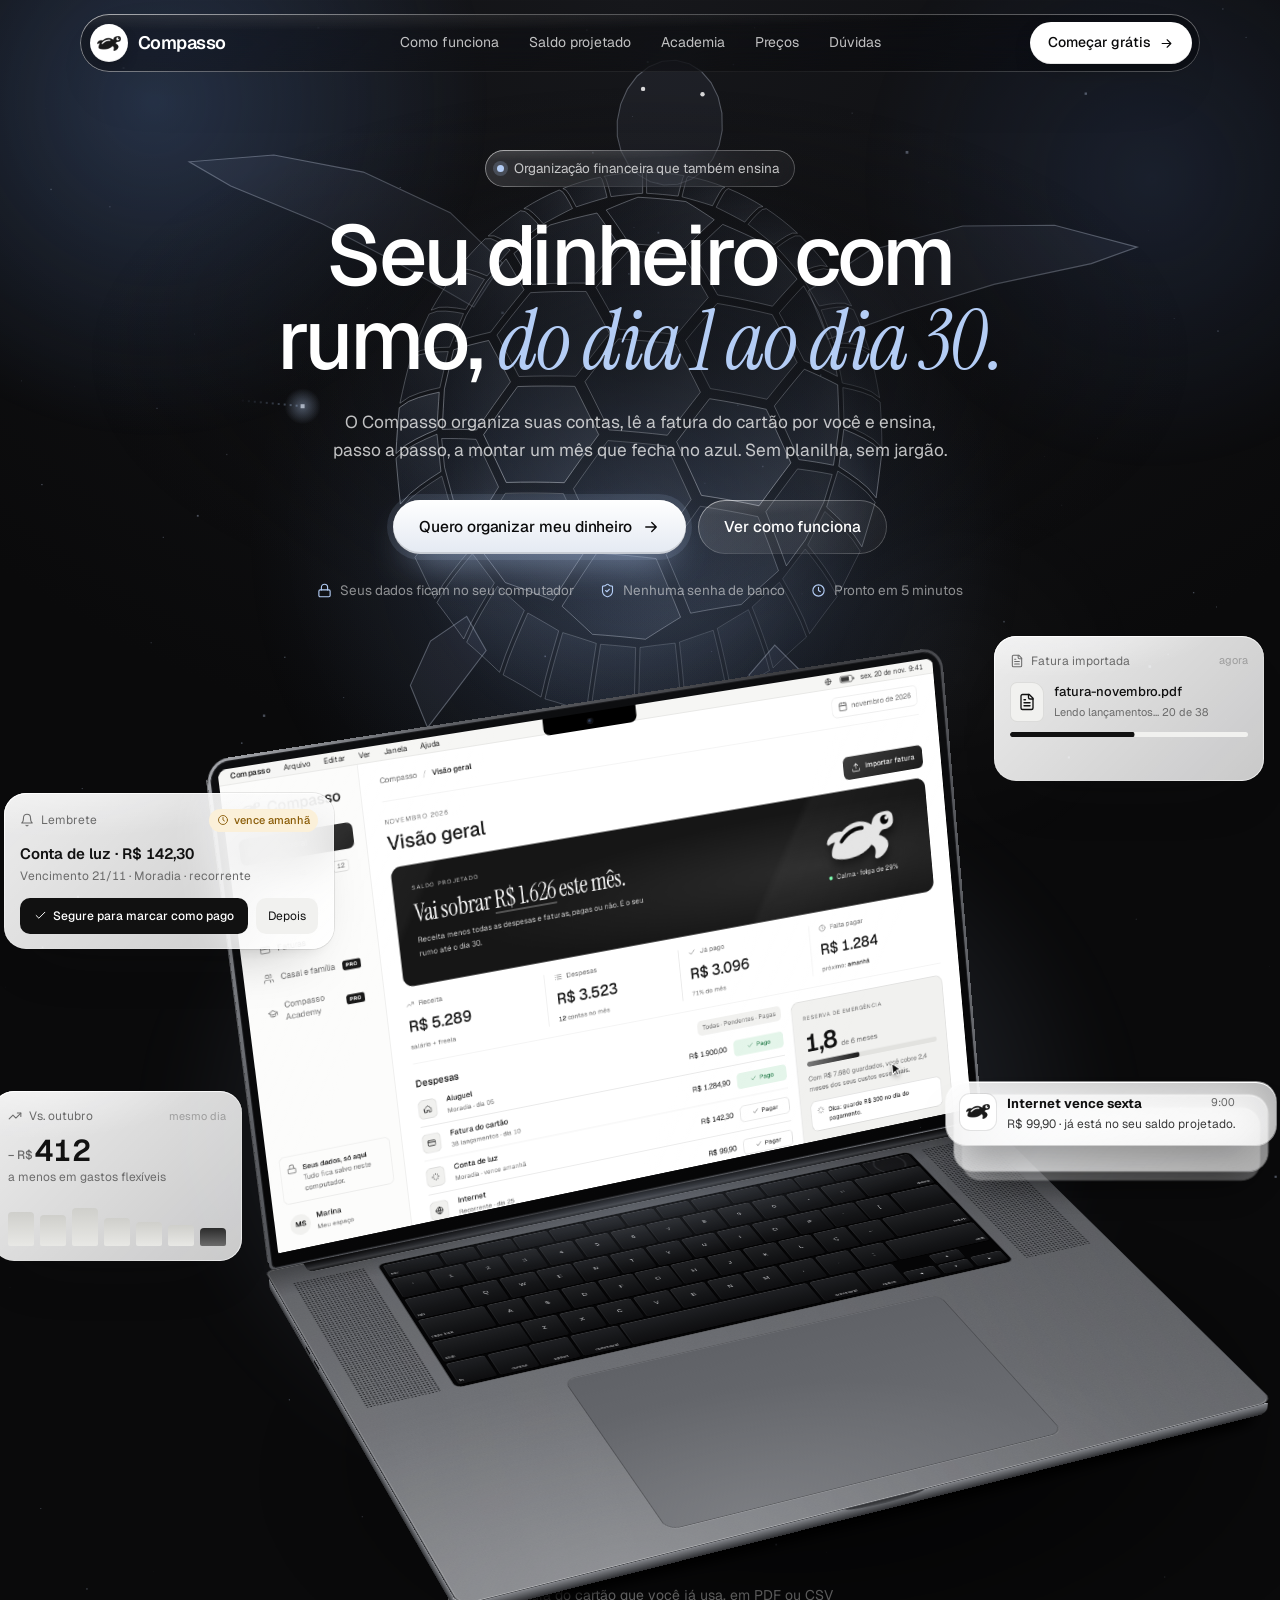
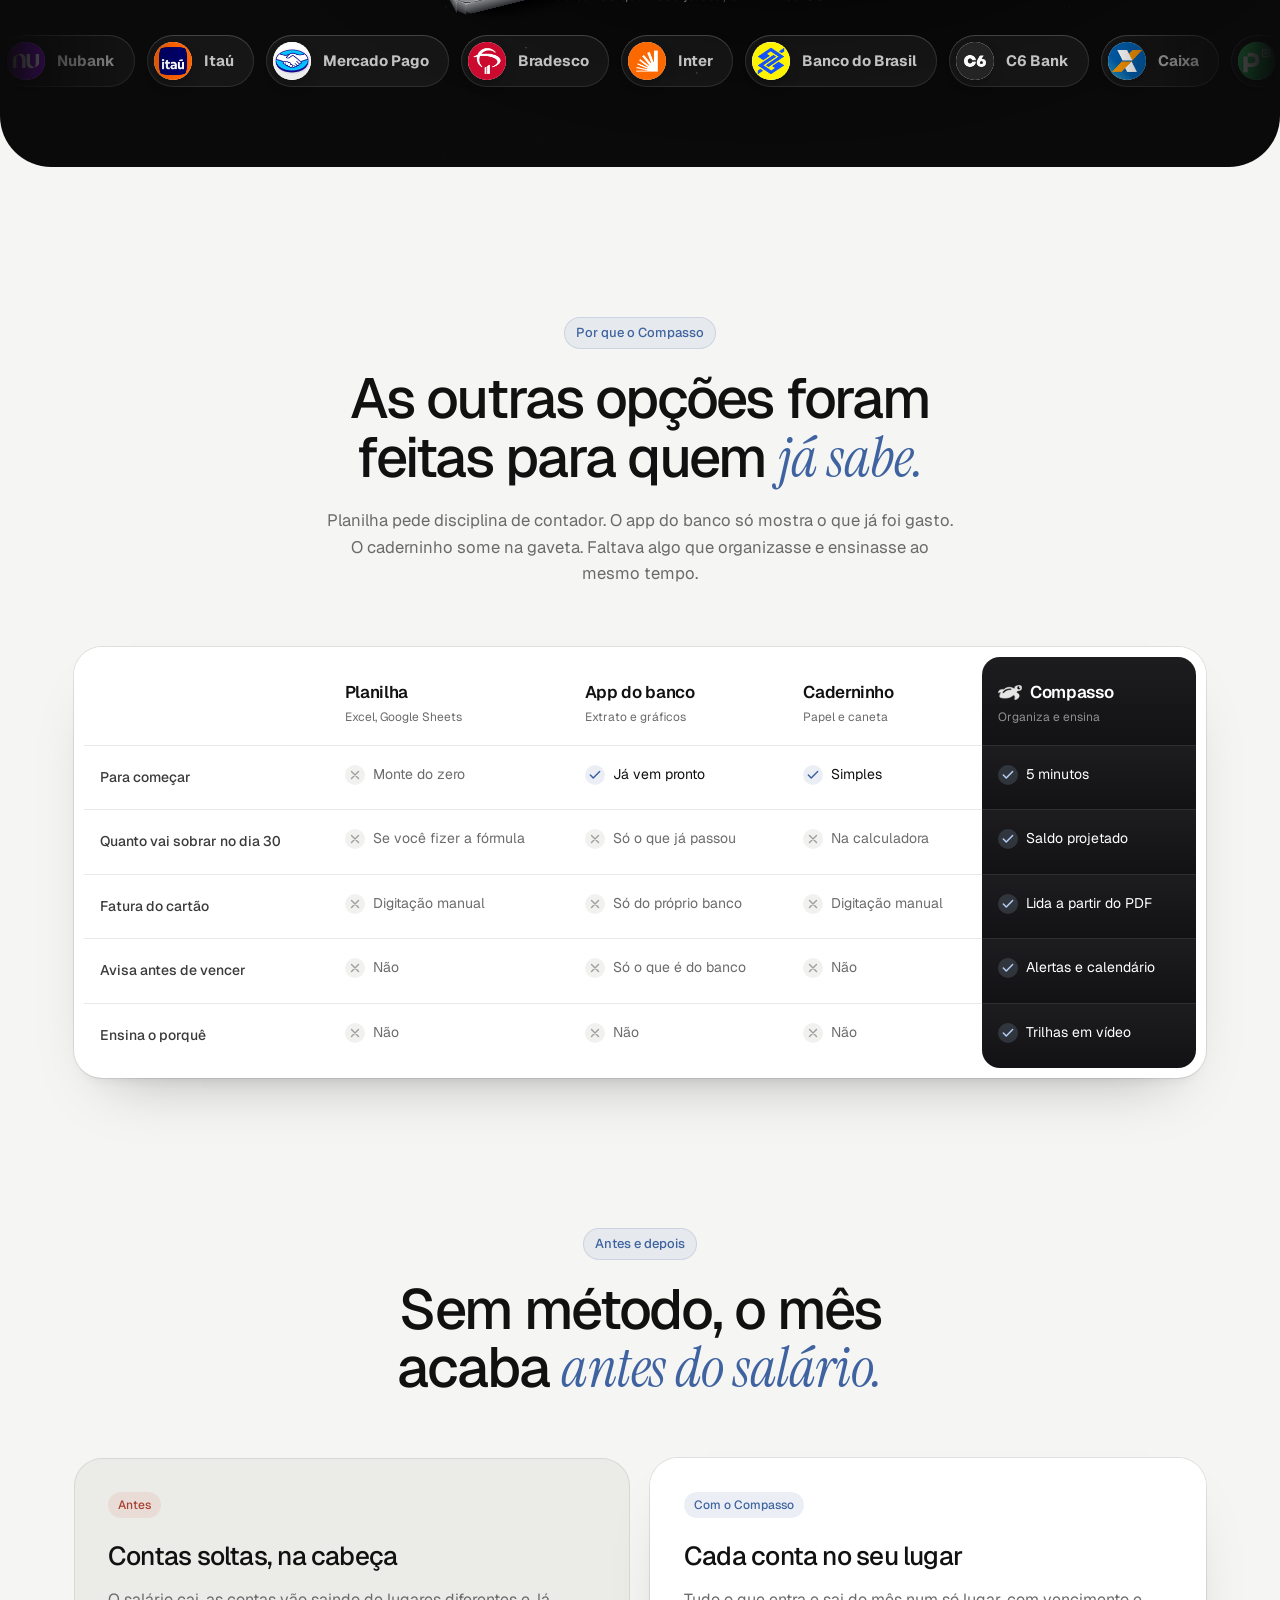
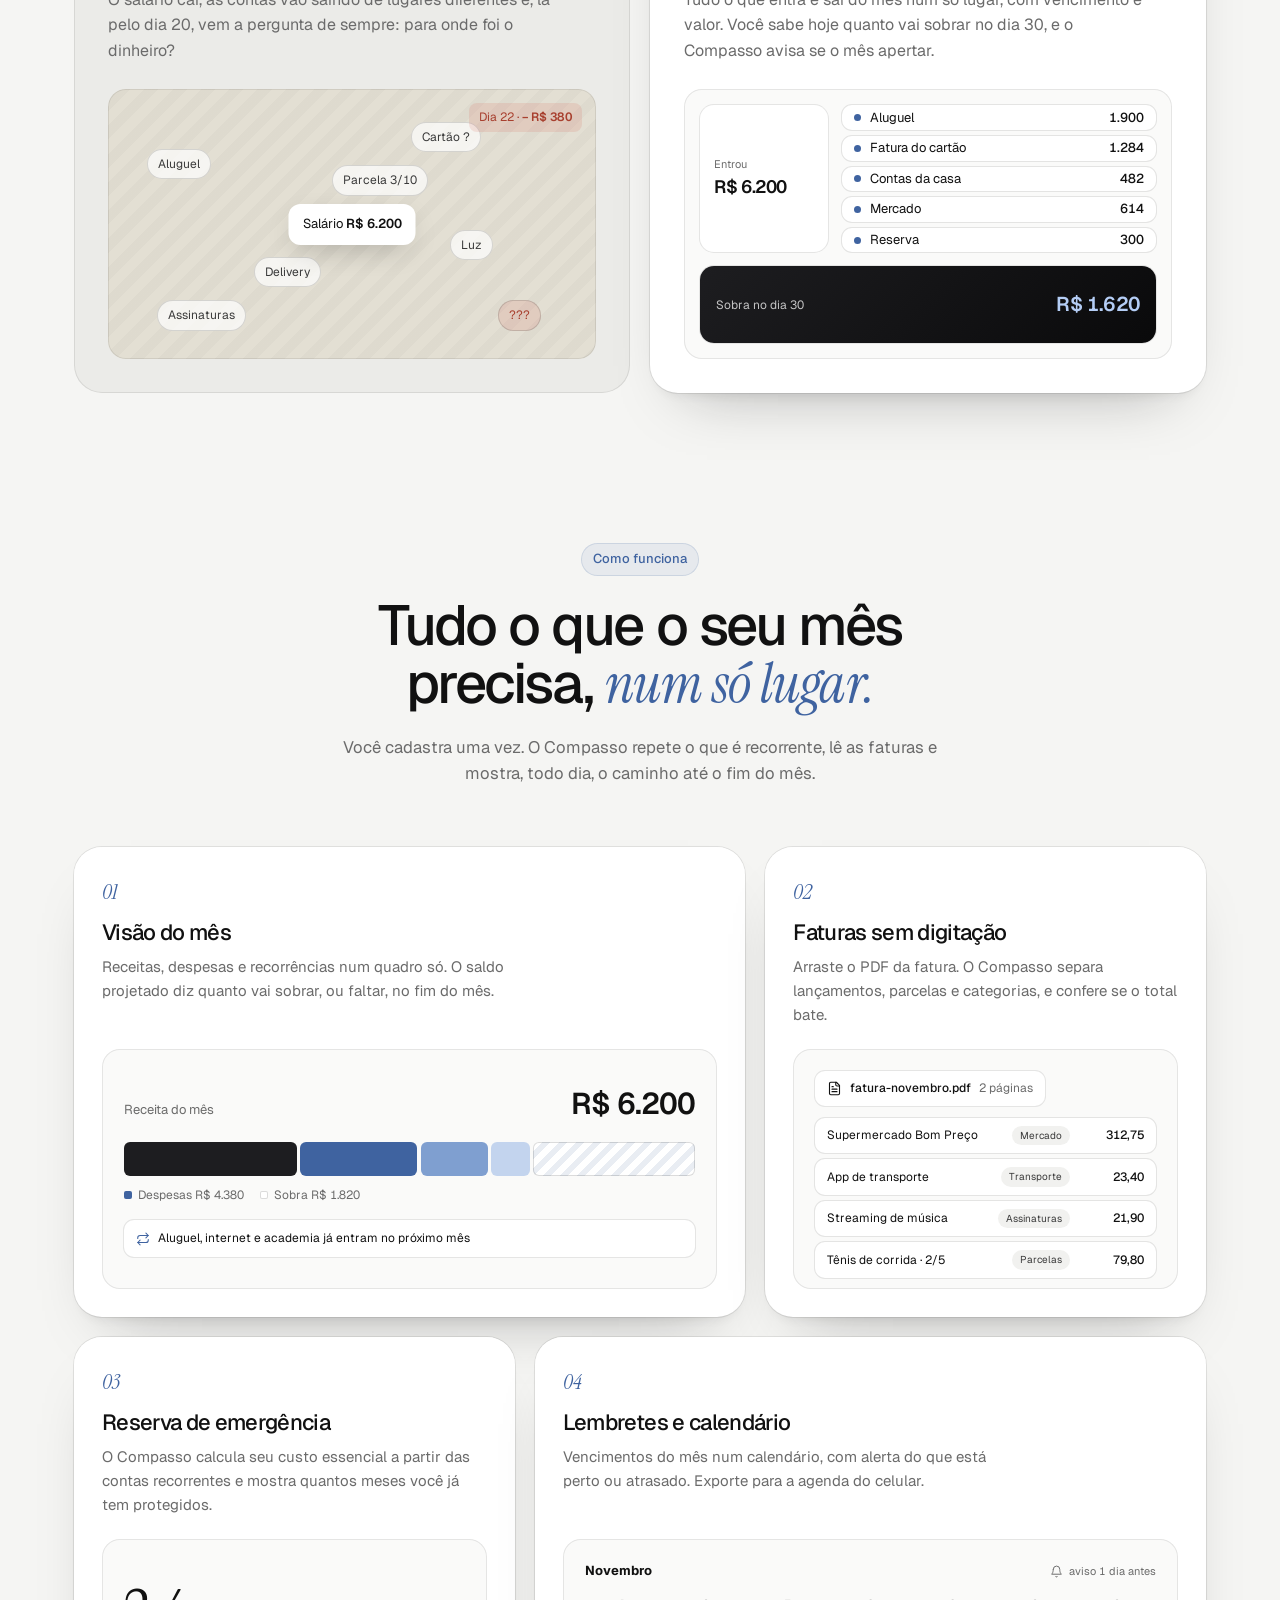
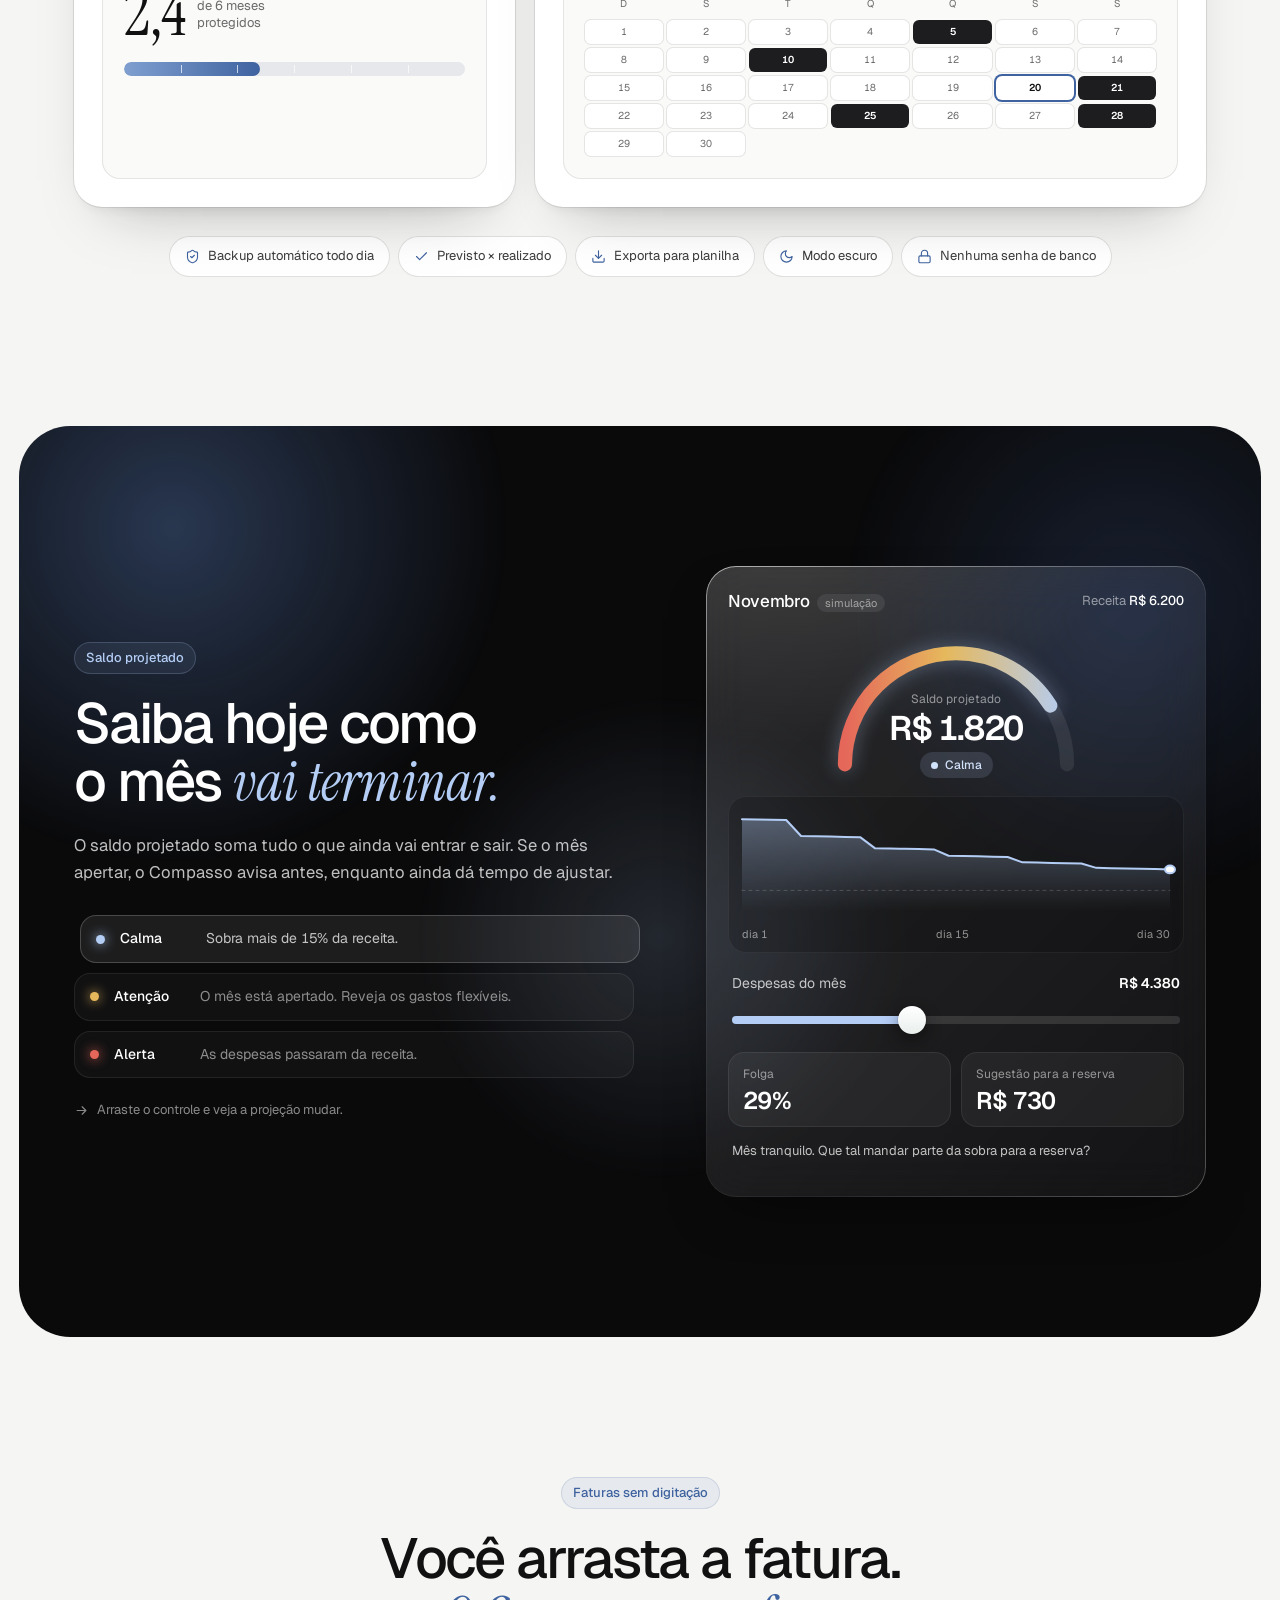
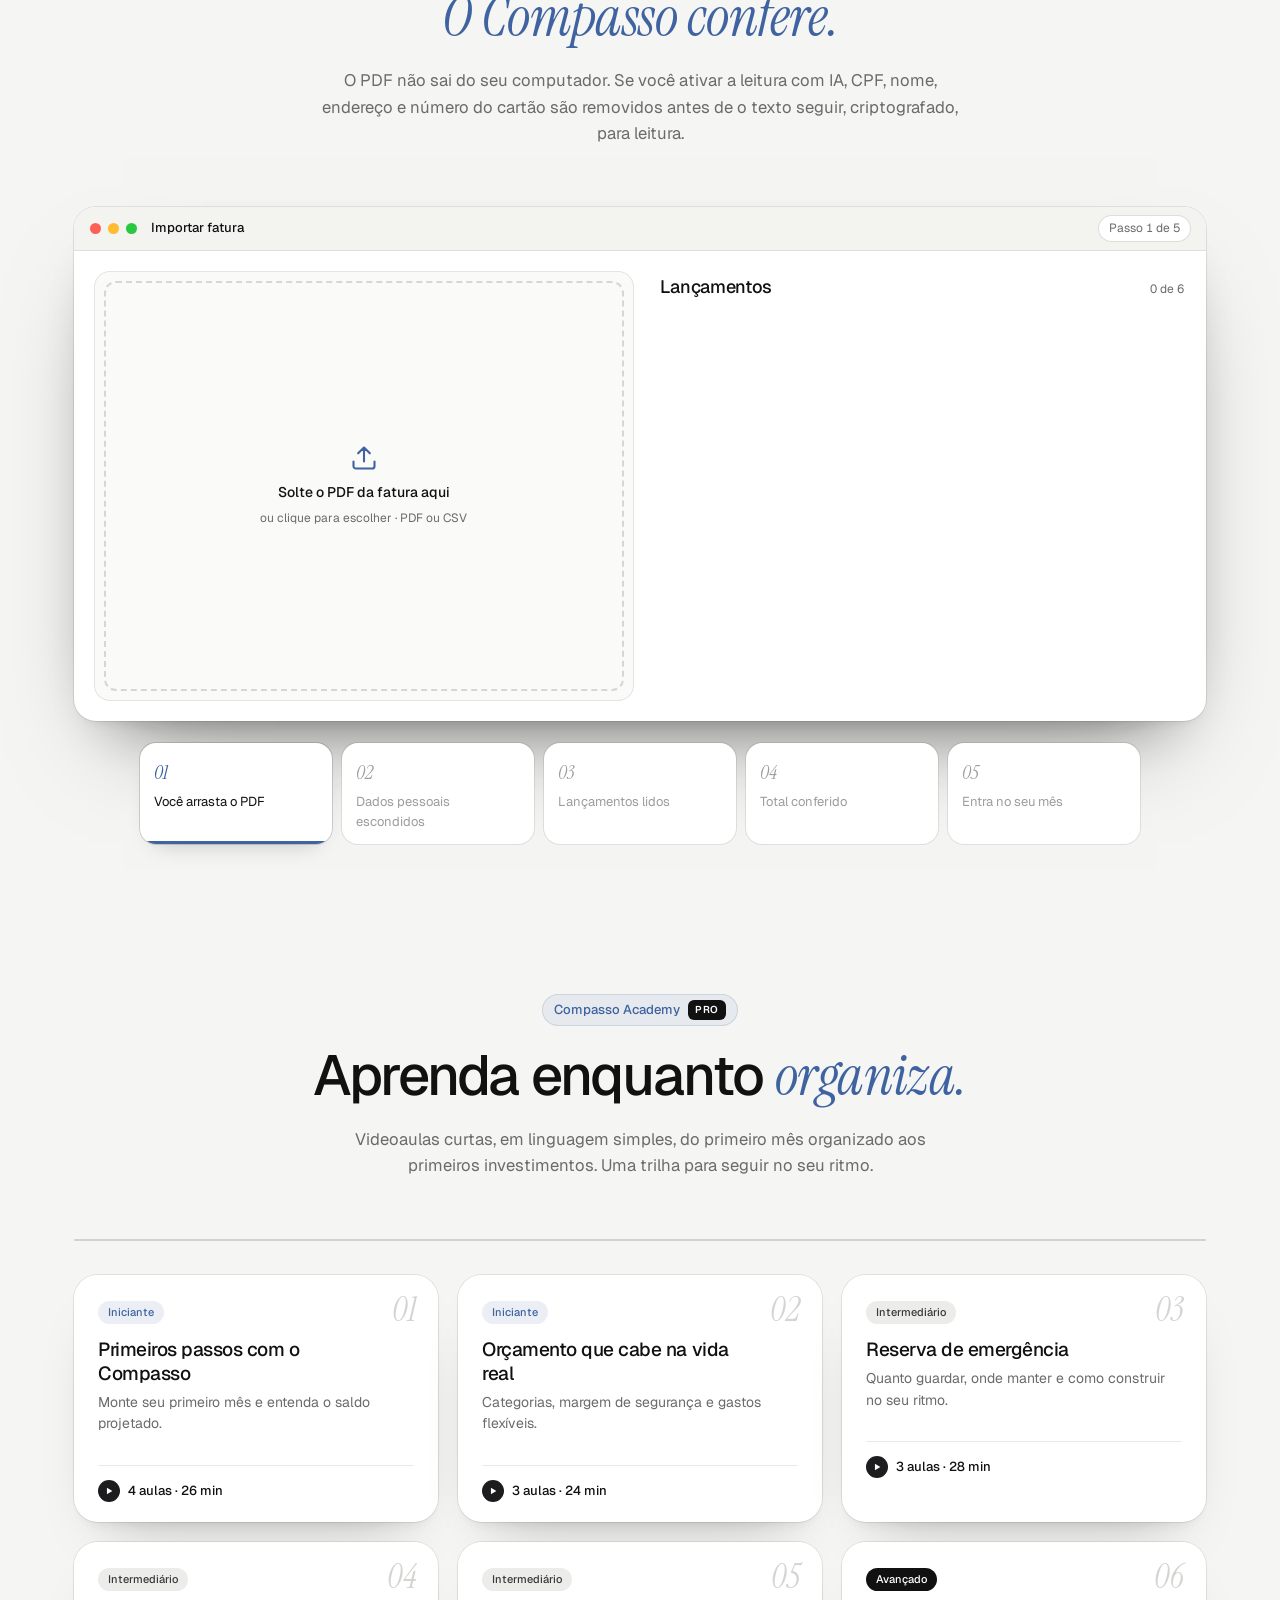
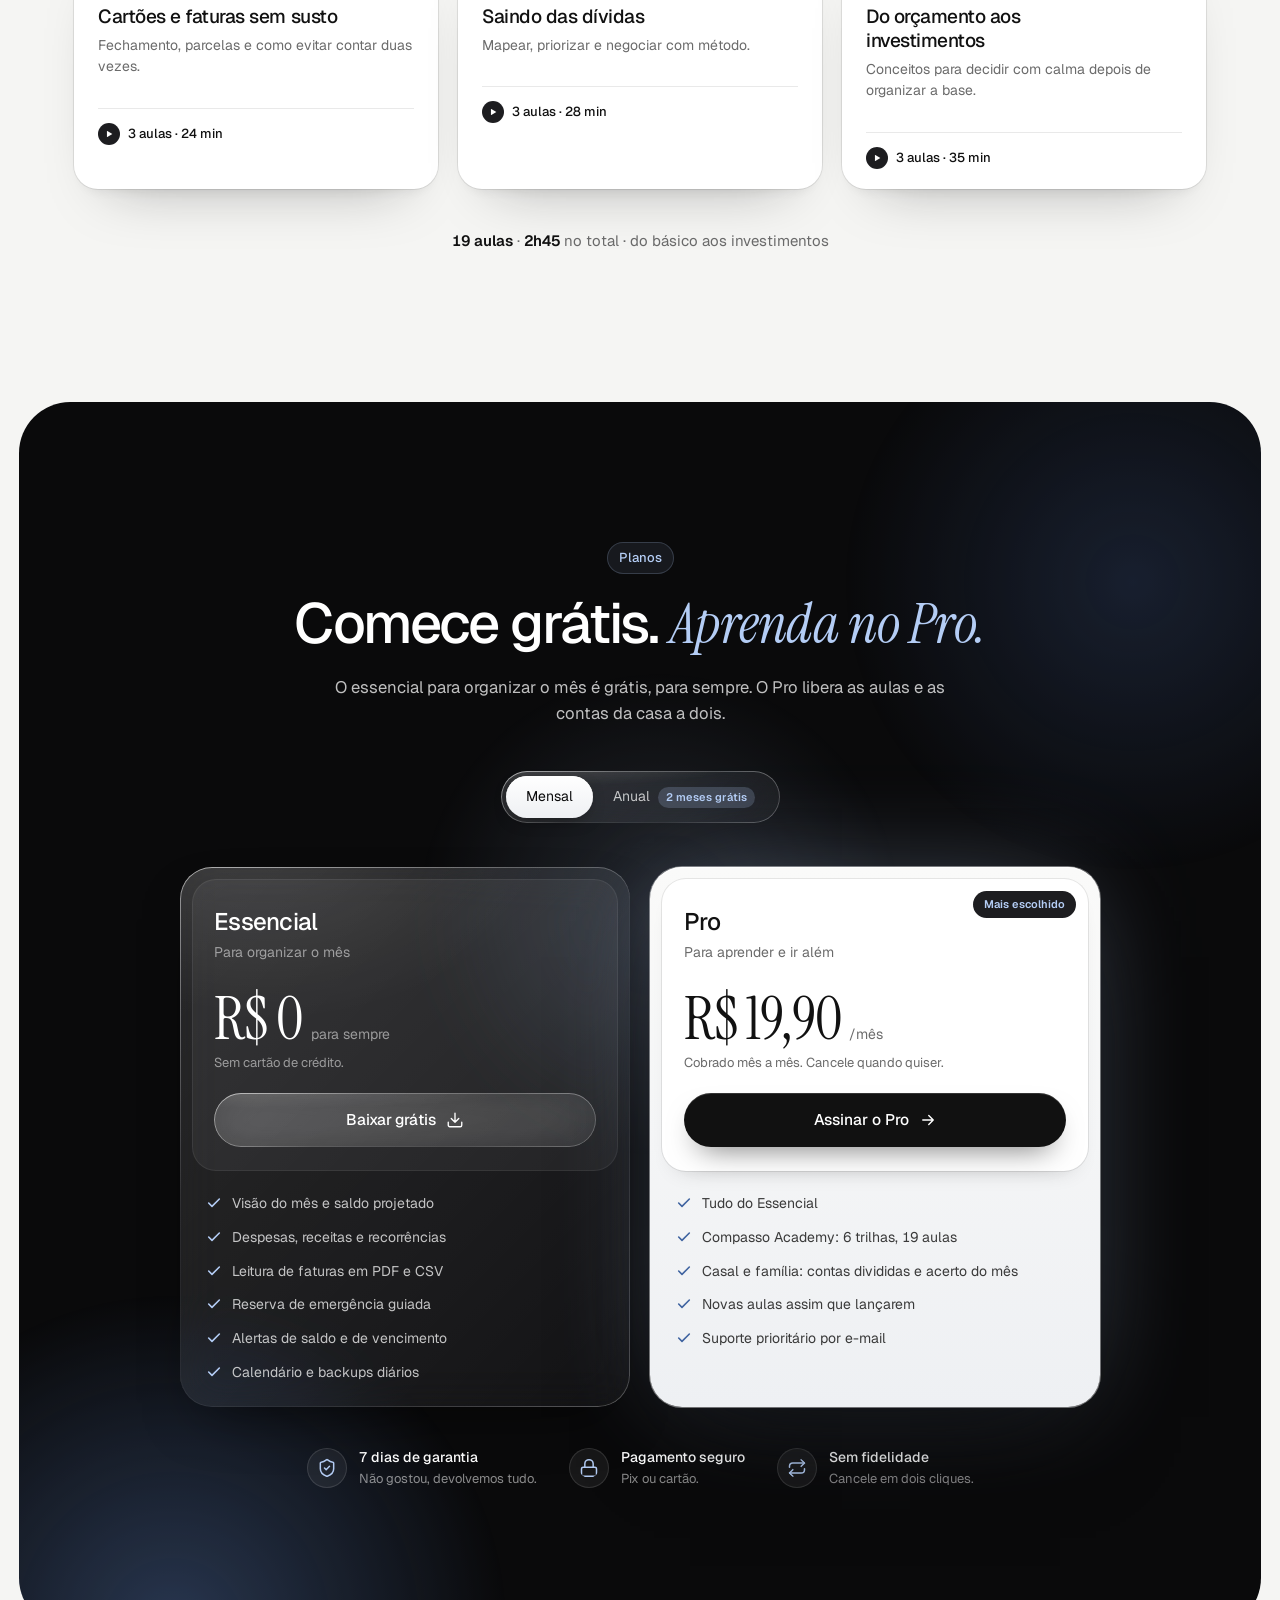
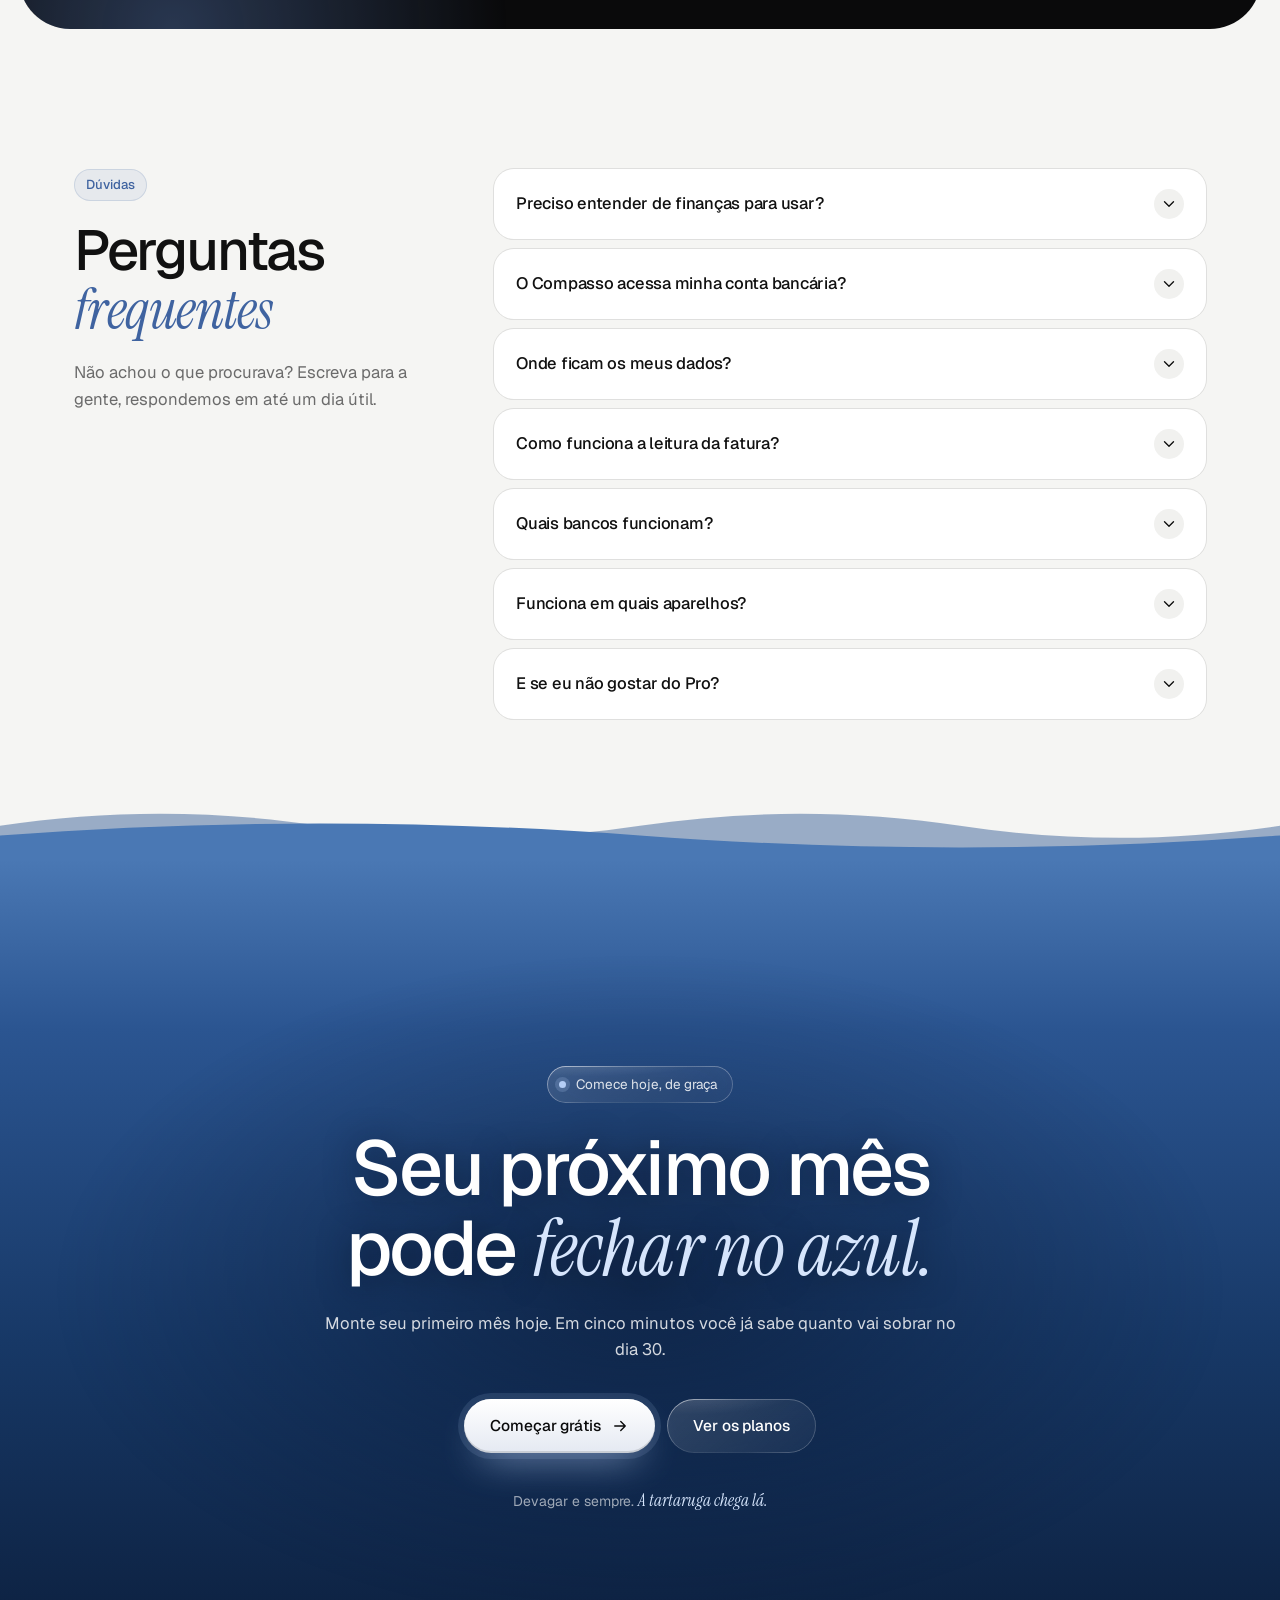
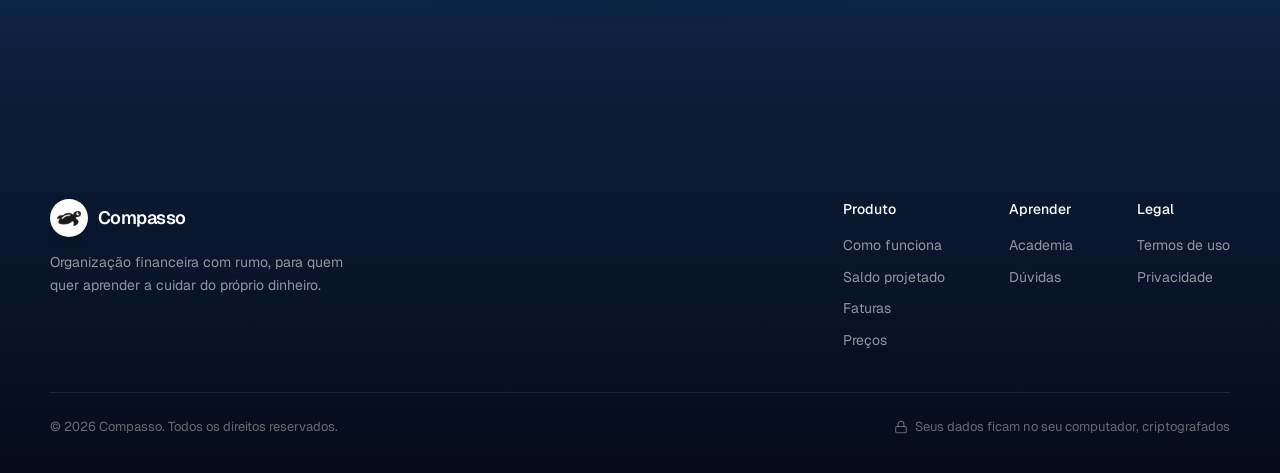
<file: index.html>
<!doctype html>
<html lang="pt-BR">
<head>
  <meta charset="utf-8" />
  <meta name="viewport" content="width=device-width, initial-scale=1, viewport-fit=cover" />
  <title>Compasso · Seu dinheiro com rumo</title>
  <meta name="description" content="O Compasso organiza suas contas, lê a fatura do cartão por você e ensina, passo a passo, a montar um mês que fecha no azul." />
  <meta name="theme-color" content="#0a0a0b" />
  <link rel="icon" type="image/png" href="assets/compasso-logo.png" />
  <link rel="preconnect" href="https://fonts.googleapis.com" />
  <link rel="preconnect" href="https://fonts.gstatic.com" crossorigin />
  <link href="https://fonts.googleapis.com/css2?family=Geist:wght@300..700&family=Instrument+Serif:ital@0;1&display=swap" rel="stylesheet" />
  <link rel="stylesheet" href="styles.css" />
  <script>document.documentElement.classList.add("js")</script>
</head>
<body>
  <!-- Ícones (traço único, no estilo do app) -->
  <svg width="0" height="0" style="position:absolute" aria-hidden="true">
    <defs>
      <symbol id="i-grid" viewBox="0 0 24 24"><rect x="3" y="3" width="7" height="7" rx="1.5"/><rect x="14" y="3" width="7" height="7" rx="1.5"/><rect x="14" y="14" width="7" height="7" rx="1.5"/><rect x="3" y="14" width="7" height="7" rx="1.5"/></symbol>
      <symbol id="i-list" viewBox="0 0 24 24"><path d="M8 6h13M8 12h13M8 18h13M3 6h.01M3 12h.01M3 18h.01"/></symbol>
      <symbol id="i-wallet" viewBox="0 0 24 24"><path d="M19 7V4a1 1 0 0 0-1-1H5a2 2 0 0 0 0 4h15a1 1 0 0 1 1 1v4h-3a2 2 0 0 0 0 4h3a1 1 0 0 0 1-1v-2a1 1 0 0 0-1-1"/><path d="M3 5v14a2 2 0 0 0 2 2h15a1 1 0 0 0 1-1v-4"/></symbol>
      <symbol id="i-card" viewBox="0 0 24 24"><rect x="2" y="5" width="20" height="14" rx="2"/><path d="M2 10h20"/></symbol>
      <symbol id="i-users" viewBox="0 0 24 24"><path d="M16 21v-2a4 4 0 0 0-4-4H6a4 4 0 0 0-4 4v2"/><circle cx="9" cy="7" r="4"/><path d="M22 21v-2a4 4 0 0 0-3-3.87M16 3.13a4 4 0 0 1 0 7.75"/></symbol>
      <symbol id="i-cap" viewBox="0 0 24 24"><path d="M22 10 12 5 2 10l10 5 10-5Z"/><path d="M6 12v5c3 3 9 3 12 0v-5M22 10v6"/></symbol>
      <symbol id="i-check" viewBox="0 0 24 24"><path d="M20 6 9 17l-5-5"/></symbol>
      <symbol id="i-x" viewBox="0 0 24 24"><path d="M18 6 6 18M6 6l12 12"/></symbol>
      <symbol id="i-arrow" viewBox="0 0 24 24"><path d="M5 12h14M13 6l6 6-6 6"/></symbol>
      <symbol id="i-down" viewBox="0 0 24 24"><path d="m6 9 6 6 6-6"/></symbol>
      <symbol id="i-clock" viewBox="0 0 24 24"><circle cx="12" cy="12" r="9"/><path d="M12 7v5l3 2"/></symbol>
      <symbol id="i-file" viewBox="0 0 24 24"><path d="M15 2H6a2 2 0 0 0-2 2v16a2 2 0 0 0 2 2h12a2 2 0 0 0 2-2V7Z"/><path d="M14 2v4a2 2 0 0 0 2 2h4M16 13H8M16 17H8M10 9H8"/></symbol>
      <symbol id="i-shield" viewBox="0 0 24 24"><path d="M20 13c0 5-3.5 7.5-7.66 8.95a1 1 0 0 1-.67 0C7.5 20.5 4 18 4 13V6a1 1 0 0 1 1-1c2 0 4.5-1.2 6.24-2.72a1.17 1.17 0 0 1 1.52 0C14.51 3.81 17 5 19 5a1 1 0 0 1 1 1Z"/><path d="m9 12 2 2 4-4"/></symbol>
      <symbol id="i-calendar" viewBox="0 0 24 24"><rect x="3" y="4" width="18" height="18" rx="2"/><path d="M16 2v4M8 2v4M3 10h18"/></symbol>
      <symbol id="i-bell" viewBox="0 0 24 24"><path d="M6 8a6 6 0 0 1 12 0c0 7 3 9 3 9H3s3-2 3-9"/><path d="M10.3 21a1.94 1.94 0 0 0 3.4 0"/></symbol>
      <symbol id="i-play" viewBox="0 0 24 24"><path d="M7 4v16l13-8Z"/></symbol>
      <symbol id="i-eyeoff" viewBox="0 0 24 24"><path d="M9.88 9.88a3 3 0 1 0 4.24 4.24M10.73 5.08A10.4 10.4 0 0 1 12 5c7 0 10 7 10 7a13 13 0 0 1-1.67 2.68M6.61 6.61A13.5 13.5 0 0 0 2 12s3 7 10 7a9.7 9.7 0 0 0 5.39-1.61M2 2l20 20"/></symbol>
      <symbol id="i-upload" viewBox="0 0 24 24"><path d="M21 15v4a2 2 0 0 1-2 2H5a2 2 0 0 1-2-2v-4M17 8l-5-5-5 5M12 3v12"/></symbol>
      <symbol id="i-home" viewBox="0 0 24 24"><path d="M3 10.5 12 3l9 7.5V20a1 1 0 0 1-1 1h-5v-6h-6v6H4a1 1 0 0 1-1-1Z"/></symbol>
      <symbol id="i-trend" viewBox="0 0 24 24"><path d="m22 7-8.5 8.5-5-5L2 17"/><path d="M16 7h6v6"/></symbol>
      <symbol id="i-repeat" viewBox="0 0 24 24"><path d="m17 2 4 4-4 4"/><path d="M3 11v-1a4 4 0 0 1 4-4h14M7 22l-4-4 4-4"/><path d="M21 13v1a4 4 0 0 1-4 4H3"/></symbol>
      <symbol id="i-lock" viewBox="0 0 24 24"><rect x="3" y="11" width="18" height="11" rx="2"/><path d="M7 11V7a5 5 0 0 1 10 0v4"/></symbol>
      <symbol id="i-cloud" viewBox="0 0 24 24"><path d="M17.5 19H9a7 7 0 1 1 6.71-9h1.79a4.5 4.5 0 1 1 0 9Z"/></symbol>
      <symbol id="i-download" viewBox="0 0 24 24"><path d="M21 15v4a2 2 0 0 1-2 2H5a2 2 0 0 1-2-2v-4M7 10l5 5 5-5M12 15V3"/></symbol>
      <symbol id="i-moon" viewBox="0 0 24 24"><path d="M12 3a6 6 0 0 0 9 9 9 9 0 1 1-9-9Z"/></symbol>
      <symbol id="i-sparkle" viewBox="0 0 24 24"><path d="M12 3v3M12 18v3M3 12h3M18 12h3M5.6 5.6l2.1 2.1M16.3 16.3l2.1 2.1M5.6 18.4l2.1-2.1M16.3 7.7l2.1-2.1"/></symbol>
      <symbol id="i-cursor" viewBox="0 0 24 24"><path d="M4 3l7.5 18 2.4-7.1L21 11.5Z" fill="currentColor"/></symbol>
      <symbol id="i-windows" viewBox="0 0 24 24"><path d="M3 5.5 10.5 4.4v7.1H3ZM12 4.2 21 3v8.5h-9ZM3 12.5h7.5v7.1L3 18.5ZM12 12.5h9V21l-9-1.2Z" fill="currentColor" stroke="none"/></symbol>
      <symbol id="i-phone" viewBox="0 0 24 24"><rect x="6" y="2" width="12" height="20" rx="2.5"/><path d="M11 18h2"/></symbol>
      <symbol id="i-globe" viewBox="0 0 24 24"><circle cx="12" cy="12" r="9"/><path d="M3 12h18M12 3a14 14 0 0 1 0 18M12 3a14 14 0 0 0 0 18"/></symbol>
    </defs>
  </svg>

  <!-- ===================== CABEÇALHO ===================== -->
  <header class="nav" data-nav>
    <div class="nav-bar lg lg--dark">
      <a class="logo" href="#topo" aria-label="Compasso, início">
        <span class="logo-tile"><img src="assets/compasso-logo.png" alt="" width="24" height="15" /></span>
        <span class="logo-word">Compasso</span>
      </a>
      <nav class="nav-links" aria-label="Seções">
        <a href="#como-funciona">Como funciona</a>
        <a href="#termometro">Saldo projetado</a>
        <a href="#academia">Academia</a>
        <a href="#precos">Preços</a>
        <a href="#duvidas">Dúvidas</a>
      </nav>
      <a class="nav-cta" href="#precos">Começar grátis<svg><use href="#i-arrow"/></svg></a>
    </div>
  </header>

  <main id="topo">
    <!-- ===================== HERO ===================== -->
    <section class="hero">
      <div class="aurora" aria-hidden="true"><i></i><i></i><i></i><i></i></div>
      <canvas class="hero-3d" data-hero3d aria-hidden="true"></canvas>
      <div class="hero-glow" aria-hidden="true"></div>

      <div class="hero-copy">
        <p class="badge lg lg--dark"><span class="badge-dot"></span>Organização financeira que também ensina</p>
        <h1 class="hero-title" data-split>Seu dinheiro com rumo, <em>do dia 1 ao dia 30.</em></h1>
        <p class="hero-lead">O Compasso organiza suas contas, lê a fatura do cartão por você e ensina, passo a passo, a montar um mês que fecha no azul. Sem planilha, sem jargão.</p>
        <div class="hero-cta">
          <a href="#precos" class="btn btn--primary">Quero organizar meu dinheiro<svg><use href="#i-arrow"/></svg></a>
          <a href="#como-funciona" class="btn btn--glass lg lg--dark">Ver como funciona</a>
        </div>
        <ul class="hero-trust">
          <li><svg><use href="#i-lock"/></svg>Seus dados ficam no seu computador</li>
          <li><svg><use href="#i-shield"/></svg>Nenhuma senha de banco</li>
          <li><svg><use href="#i-clock"/></svg>Pronto em 5 minutos</li>
        </ul>
      </div>

      <!-- Imprevisto batendo no casco: aviso que aparece no ponto do impacto -->
      <div class="shield-toast lg lg--dark" data-shield-toast aria-hidden="true">
        <span class="st-ico"><svg><use href="#i-shield"/></svg></span>
        <span class="st-txt"><b data-st-name>Conserto do carro</b><small>coberto pela reserva</small></span>
        <em data-st-val>R$ 640</em>
      </div>

      <div class="stage" id="demo">
        <!-- MacBook (computador e notebook) -->
        <div class="mac is-closed" data-mac>
          <div class="mac-rig">
          <div class="mac-lid">
            <span class="mac-lid-edge"></span>
            <div class="mac-screen">
              <span class="mac-notch"><i></i></span>
              <div class="mac-fit" data-fit>
                <div class="mac-ui" data-mac-ui>
                  <div class="mac-menubar">
                    <span class="mb-left"><b>Compasso</b><span>Arquivo</span><span>Editar</span><span>Ver</span><span>Janela</span><span>Ajuda</span></span>
                    <span class="mb-right"><svg><use href="#i-globe"/></svg><span class="mb-batt"><i></i></span><span>sex. 20 de nov.&nbsp; 9:41</span></span>
                  </div>
            <div class="app" data-app data-sheet="0">
              <aside class="app-side">
                <div class="app-brand"><img src="assets/compasso-logo.png" alt="" width="34" height="21" />Compasso</div>
                <nav class="app-nav">
                  <span class="is-on"><svg><use href="#i-grid"/></svg>Visão geral</span>
                  <span><svg><use href="#i-list"/></svg>Despesas<em>12</em></span>
                  <span><svg><use href="#i-wallet"/></svg>Reserva de emergência</span>
                  <span><svg><use href="#i-card"/></svg>Faturas</span>
                  <span><svg><use href="#i-users"/></svg>Casal e família<b>PRO</b></span>
                  <span><svg><use href="#i-cap"/></svg>Compasso Academy<b>PRO</b></span>
                </nav>
                <div class="app-local"><svg><use href="#i-lock"/></svg><span><strong>Seus dados, só aqui</strong>Tudo fica salvo neste computador.</span></div>
                <div class="app-profile"><span>MS</span><div><strong>Marina</strong><small>Meu espaço</small></div></div>
              </aside>
              <div class="app-main">
                <div class="app-top"><span class="app-crumb">Compasso <i>/</i> <b>Visão geral</b></span><span class="app-month"><svg><use href="#i-calendar"/></svg>novembro de 2026</span></div>
                <div class="app-head"><div><small>NOVEMBRO 2026</small><h3>Visão geral</h3></div><span class="app-btn"><svg><use href="#i-upload"/></svg>Importar fatura</span></div>
                <div class="app-hero">
                  <div class="app-hero__copy">
                    <small>SALDO PROJETADO</small>
                    <h4>Vai sobrar <em data-count="1820" data-prefix="R$ " data-fmt="int">R$ 0</em> este mês.</h4>
                    <p>Receita menos todas as despesas e faturas, pagas ou não. É o seu rumo até o dia 30.</p>
                  </div>
                  <div class="app-hero__turtle">
                    <img src="assets/compasso-logo.png" alt="" />
                    <span class="app-mood"><i></i>Calma · folga de 29%</span>
                  </div>
                </div>
                <div class="app-stats">
                  <div><small><svg><use href="#i-trend"/></svg>Receita</small><b data-count="6200" data-prefix="R$ " data-fmt="int">R$ 0</b><span>salário + freela</span></div>
                  <div><small><svg><use href="#i-list"/></svg>Despesas</small><b data-count="4380" data-prefix="R$ " data-fmt="int">R$ 0</b><span><strong>12</strong> contas no mês</span></div>
                  <div><small><svg><use href="#i-check"/></svg>Já pago</small><b data-paid-total>R$ 3.096</b><span>71% do mês</span></div>
                  <div><small><svg><use href="#i-clock"/></svg>Falta pagar</small><b data-left-total>R$ 1.284</b><span>próximo: <strong>amanhã</strong></span></div>
                </div>
                <div class="app-grid">
                  <div class="app-table">
                    <div class="app-table__head"><b>Despesas</b><span>Todas · Pendentes · Pagas</span></div>
                    <div class="app-row"><span class="app-ico"><svg><use href="#i-home"/></svg></span><span class="app-name"><b>Aluguel</b><small>Moradia · dia 05</small></span><span class="app-amt">R$ 1.900,00</span><span class="pay is-paid"><svg><use href="#i-check"/></svg>Pago</span></div>
                    <div class="app-row" data-row-invoice><span class="app-ico"><svg><use href="#i-card"/></svg></span><span class="app-name"><b>Fatura do cartão</b><small>38 lançamentos · dia 10</small></span><span class="app-amt">R$ 1.284,90</span><span class="pay is-paid"><svg><use href="#i-check"/></svg>Pago</span></div>
                    <div class="app-row" data-row-light><span class="app-ico"><svg><use href="#i-sparkle"/></svg></span><span class="app-name"><b>Conta de luz</b><small>Moradia · vence amanhã</small></span><span class="app-amt">R$ 142,30</span><span class="pay" data-pay-light><svg><use href="#i-check"/></svg><span>Pagar</span></span></div>
                    <div class="app-row"><span class="app-ico"><svg><use href="#i-globe"/></svg></span><span class="app-name"><b>Internet</b><small>Recorrente · dia 25</small></span><span class="app-amt">R$ 99,90</span><span class="pay"><svg><use href="#i-check"/></svg><span>Pagar</span></span></div>
                    <div class="app-row"><span class="app-ico"><svg><use href="#i-repeat"/></svg></span><span class="app-name"><b>Academia</b><small>Recorrente · dia 28</small></span><span class="app-amt">R$ 89,90</span><span class="pay"><svg><use href="#i-check"/></svg><span>Pagar</span></span></div>
                  </div>
                  <div class="app-reserve">
                    <small>RESERVA DE EMERGÊNCIA</small>
                    <b><span data-count="2.4" data-fmt="dec1">0</span> <i>de 6 meses</i></b>
                    <div class="app-meter"><i style="--w:40%"></i></div>
                    <p>Com R$ 7.680 guardados, você cobre 2,4 meses dos seus custos essenciais.</p>
                    <span class="app-tip"><svg><use href="#i-sparkle"/></svg>Dica: guarde R$ 300 no dia do pagamento.</span>
                  </div>
                </div>
              </div>
              <div class="m-tip" data-tip><b><i></i>Calma</b>Sobra 29% da receita este mês. Bom momento para reforçar a reserva.</div>
              <div class="m-sheet">
                <div class="m-sheet-card">
                  <header><b>Importar fatura</b><span>PDF ou CSV</span></header>
                  <div class="m-drop"><svg><use href="#i-upload"/></svg><span>Solte o PDF da fatura aqui</span></div>
                  <div class="m-file"><span class="inv-file"><svg><use href="#i-file"/></svg></span><span><b>fatura-novembro.pdf</b><small data-sheet-status>Lendo lançamentos…</small></span></div>
                  <div class="inv-bar m-bar"><i data-sheet-bar></i></div>
                  <p class="m-ok"><svg><use href="#i-check"/></svg>38 lançamentos · total de R$ 1.284,90 confere</p>
                  <div class="m-acts"><span>Cancelar</span><span class="m-save" data-sheet-save>Salvar no mês</span></div>
                </div>
              </div>
            </div>
                  <span class="m-cursor" data-cursor><svg viewBox="0 0 24 24"><path d="M5 2.5v17.2l4.3-4.1 2.9 6.6 2.7-1.2-2.9-6.5h6z"/></svg></span>
                </div>
              </div>
              <div class="mac-boot"><img src="assets/compasso-logo.png" alt="" /><i><b></b></i></div>
              <span class="mac-glare"></span>
            </div>
          </div>
          <div class="mac-base">
            <div class="mac-deck">
              <span class="mac-grill mac-grill--l"></span>
              <div class="mac-keys" data-keys></div>
              <span class="mac-grill mac-grill--r"></span>
              <span class="mac-pad"></span>
            </div>
            <span class="mac-front"></span>
            <span class="mac-side"><i></i><i></i><i></i></span>
          </div>
          <span class="mac-floor"></span>
          </div>
        </div>

        <!-- Cartões flutuantes -->
        <div class="pop pop--bill" data-pop>
          <div class="card card--mini lg">
            <div class="mini-head"><svg><use href="#i-bell"/></svg>Lembrete<span class="chip chip--wait" data-bill-chip><svg><use href="#i-clock"/></svg><span>vence amanhã</span></span></div>
            <p class="mini-title">Conta de luz · R$ 142,30</p>
            <p class="mini-detail">Vencimento 21/11 · Moradia · recorrente</p>
            <div class="mini-acts">
              <button type="button" class="hold" data-hold><span class="hold-fill"></span><svg><use href="#i-check"/></svg><span class="hold-label">Segure para marcar como pago</span></button>
              <button type="button" class="mini-later">Depois</button>
            </div>
          </div>
        </div>

        <div class="pop pop--invoice" data-pop>
          <div class="card card--mini lg">
            <div class="mini-head"><svg><use href="#i-file"/></svg>Fatura importada<em>agora</em></div>
            <div class="inv-line"><span class="inv-file"><svg><use href="#i-file"/></svg></span><span><b>fatura-novembro.pdf</b><small data-inv-status>Lendo lançamentos…</small></span></div>
            <div class="inv-bar"><i data-inv-bar></i></div>
            <p class="inv-ok" data-inv-ok><svg><use href="#i-check"/></svg>38 lançamentos · total confere</p>
          </div>
        </div>

        <div class="pop pop--push" data-pop>
          <div class="pushes" data-pushes>
            <div class="push"><span class="push-ico"><img src="assets/compasso-logo.png" alt="" /></span><div><div class="push-top"><b>Você gastou 12% menos</b><span>agora</span></div><p>Que outubro, no mesmo dia do mês. Bom ritmo!</p></div></div>
            <div class="push"><span class="push-ico"><img src="assets/compasso-logo.png" alt="" /></span><div><div class="push-top"><b>Internet vence sexta</b><span>9:00</span></div><p>R$ 99,90 · já está no seu saldo projetado.</p></div></div>
            <div class="push"><span class="push-ico"><img src="assets/compasso-logo.png" alt="" /></span><div><div class="push-top"><b>Reserva: 2,4 de 6 meses</b><span>ontem</span></div><p>Mais R$ 300 e você passa de 2,5 meses guardados.</p></div></div>
          </div>
        </div>

        <div class="pop pop--save" data-pop>
          <div class="card card--mini lg">
            <div class="mini-head"><svg><use href="#i-trend"/></svg>Vs. outubro<em>mesmo dia</em></div>
            <div class="mini-kpi"><b><span class="cur">− R$</span>412</b><span>a menos em gastos flexíveis</span></div>
            <div class="mini-bars"><i style="--h:72%"></i><i style="--h:64%"></i><i style="--h:80%"></i><i style="--h:58%"></i><i style="--h:50%"></i><i style="--h:44%"></i><i style="--h:38%"></i></div>
          </div>
        </div>

        <!-- Celular (no celular) -->
        <div class="phone" data-phone>
          <div class="phone-body">
            <i class="pbtn pbtn--action"></i><i class="pbtn pbtn--up"></i><i class="pbtn pbtn--down"></i><i class="pbtn pbtn--power"></i>
            <div class="phone-bezel">
              <div class="phone-screen" data-phone-screen>
                <div class="ps-status">
                  <b>9:41</b>
                  <span class="ps-icons">
                    <span class="ps-signal"><i></i><i></i><i></i><i></i></span>
                    <svg class="ps-wifi" viewBox="0 0 24 24"><path d="M2 8.8a15 15 0 0 1 20 0M5.5 12.5a10 10 0 0 1 13 0M9 16.2a5 5 0 0 1 6 0"/><circle cx="12" cy="19.5" r="1.2" fill="currentColor" stroke="none"/></svg>
                    <span class="ps-batt"><i></i></span>
                  </span>
                </div>
                <div class="ps-island" data-island>
                  <span class="isl-logo"><img src="assets/compasso-logo.png" alt="" /></span>
                  <span class="isl-text"><b data-isl-title>Lendo fatura</b><small data-isl-sub>novembro · PDF</small></span>
                  <span class="isl-ring"><svg viewBox="0 0 36 36"><circle class="r-bg" cx="18" cy="18" r="14"/><circle class="r-fg" cx="18" cy="18" r="14"/></svg><svg class="isl-check"><use href="#i-check"/></svg></span>
                </div>
                <div class="ps-banner" data-banner>
                  <span class="push-ico"><img src="assets/compasso-logo.png" alt="" /></span>
                  <div><div class="push-top"><b>Internet vence sexta</b><span>agora</span></div><p>R$ 99,90 · já está no seu saldo projetado.</p></div>
                </div>
                <div class="ps-body">
                  <header class="ps-head"><div><small>Boa tarde,</small><h5>Marina</h5></div><span class="ps-avatar">MS</span></header>
                  <div class="ps-turtle">
                    <img src="assets/compasso-logo.png" alt="" />
                    <div><b>Calma</b><span>folga de 29% no mês</span></div>
                    <em>NOV</em>
                  </div>
                  <div class="ps-card">
                    <small>Saldo projetado</small>
                    <b data-ps-bal>R$ 1.820,00</b>
                    <div class="ps-bar"><i data-ps-bar></i></div>
                    <span data-ps-paid>71% das contas já pagas</span>
                  </div>
                  <div class="ps-sec"><span>Próximos vencimentos</span><em>Ver todos</em></div>
                  <ul class="ps-list">
                    <li data-ps-row><span class="app-ico"><svg><use href="#i-sparkle"/></svg></span><span class="ps-name"><b>Conta de luz</b><small data-ps-when>amanhã</small></span><em>R$ 142,30</em><i class="ps-check"><svg><use href="#i-check"/></svg></i></li>
                    <li><span class="app-ico"><svg><use href="#i-globe"/></svg></span><span class="ps-name"><b>Internet</b><small>sexta</small></span><em>R$ 99,90</em></li>
                    <li><span class="app-ico"><svg><use href="#i-repeat"/></svg></span><span class="ps-name"><b>Academia</b><small>dia 28</small></span><em>R$ 89,90</em></li>
                  </ul>
                </div>
                <nav class="ps-tabs"><span class="is-on"><svg><use href="#i-home"/></svg>Início</span><span><svg><use href="#i-list"/></svg>Contas</span><span><svg><use href="#i-card"/></svg>Faturas</span><span><svg><use href="#i-wallet"/></svg>Reserva</span></nav>
                <span class="ps-touch" data-touch></span>
                <span class="ps-glare"></span>
              </div>
            </div>
          </div>
          <span class="phone-floor"></span>
        </div>
      </div>

      <!-- Bancos -->
      <div class="banks reveal">
        <p class="banks-lead">Importe a fatura do cartão que você já usa, em PDF ou CSV</p>
        <div class="banks-marquee">
          <ul class="banks-track" data-marquee>
            <li><span class="bank-ico bank-ico--app"><img src="assets/banks/app/nubank.png" alt="" width="38" height="38" loading="lazy" /></span><b>Nubank</b></li>
            <li><span class="bank-ico bank-ico--app"><img src="assets/banks/app/itau.png" alt="" width="38" height="38" loading="lazy" /></span><b>Itaú</b></li>
            <li><span class="bank-ico bank-ico--app"><img src="assets/banks/app/mercadopago.png" alt="" width="38" height="38" loading="lazy" /></span><b>Mercado Pago</b></li>
            <li><span class="bank-ico bank-ico--app"><img src="assets/banks/app/bradesco.png" alt="" width="38" height="38" loading="lazy" /></span><b>Bradesco</b></li>
            <li><span class="bank-ico bank-ico--app"><img src="assets/banks/app/inter.png" alt="" width="38" height="38" loading="lazy" /></span><b>Inter</b></li>
            <li><span class="bank-ico bank-ico--app"><img src="assets/banks/app/bb.png" alt="" width="38" height="38" loading="lazy" /></span><b>Banco do Brasil</b></li>
            <li><span class="bank-ico bank-ico--app"><img src="assets/banks/app/c6.png" alt="" width="38" height="38" loading="lazy" /></span><b>C6 Bank</b></li>
            <li><span class="bank-ico bank-ico--app"><img src="assets/banks/app/caixa.png" alt="" width="38" height="38" loading="lazy" /></span><b>Caixa</b></li>
            <li><span class="bank-ico bank-ico--app"><img src="assets/banks/app/picpay.png" alt="" width="38" height="38" loading="lazy" /></span><b>PicPay</b></li>
            <li><span class="bank-ico bank-ico--app"><img src="assets/banks/app/santander.png" alt="" width="38" height="38" loading="lazy" /></span><b>Santander</b></li>
            <li><span class="bank-ico bank-ico--app"><img src="assets/banks/app/pagbank.png" alt="" width="38" height="38" loading="lazy" /></span><b>PagBank</b></li>
            <li><span class="bank-ico bank-ico--app"><img src="assets/banks/app/btg.png" alt="" width="38" height="38" loading="lazy" /></span><b>BTG Pactual</b></li>
            <li><span class="bank-ico bank-ico--app"><img src="assets/banks/app/neon.png" alt="" width="38" height="38" loading="lazy" /></span><b>Neon</b></li>
            <li><span class="bank-ico bank-ico--app"><img src="assets/banks/app/sicredi.png" alt="" width="38" height="38" loading="lazy" /></span><b>Sicredi</b></li>
            <li><span class="bank-ico bank-ico--app"><img src="assets/banks/app/xp.png" alt="" width="38" height="38" loading="lazy" /></span><b>XP</b></li>
            <li><span class="bank-ico bank-ico--app"><img src="assets/banks/app/sicoob.png" alt="" width="38" height="38" loading="lazy" /></span><b>Sicoob</b></li>
            <li><span class="bank-ico bank-ico--app"><img src="assets/banks/app/pan.png" alt="" width="38" height="38" loading="lazy" /></span><b>Banco Pan</b></li>
            <li><span class="bank-ico bank-ico--app"><img src="assets/banks/app/safra.png" alt="" width="38" height="38" loading="lazy" /></span><b>Safra</b></li>
            <li><span class="bank-ico bank-ico--app"><img src="assets/banks/app/banrisul.png" alt="" width="38" height="38" loading="lazy" /></span><b>Banrisul</b></li>
            <li><span class="bank-ico bank-ico--app"><img src="assets/banks/app/digio.png" alt="" width="38" height="38" loading="lazy" /></span><b>Digio</b></li>
            <li><span class="bank-ico bank-ico--app"><img src="assets/banks/app/brb.png" alt="" width="38" height="38" loading="lazy" /></span><b>BRB</b></li>
            <li><span class="bank-ico bank-ico--app"><img src="assets/banks/app/agibank.png" alt="" width="38" height="38" loading="lazy" /></span><b>Agibank</b></li>
            <li><span class="bank-ico bank-ico--app"><img src="assets/banks/app/bmg.png" alt="" width="38" height="38" loading="lazy" /></span><b>Banco BMG</b></li>
            <li><span class="bank-ico bank-ico--app"><img src="assets/banks/app/porto.png" alt="" width="38" height="38" loading="lazy" /></span><b>Porto Bank</b></li>
            <li><span class="bank-ico bank-ico--app"><img src="assets/banks/app/nomad.png" alt="" width="38" height="38" loading="lazy" /></span><b>Nomad</b></li>
            <li><span class="bank-ico bank-ico--other"><svg><use href="#i-card"/></svg></span><b>Outros bancos</b></li>
          </ul>
        </div>
      </div>
    </section>

    <!-- ===================== COMPARAÇÃO ===================== -->
    <section class="sec" id="comparar">
      <div class="sec-in">
        <div class="intro reveal">
          <p class="eyebrow">Por que o Compasso</p>
          <h2 class="h2" data-split>As outras opções foram feitas para quem <em>já sabe.</em></h2>
          <p class="lead">Planilha pede disciplina de contador. O app do banco só mostra o que já foi gasto. O caderninho some na gaveta. Faltava algo que organizasse e ensinasse ao mesmo tempo.</p>
        </div>
        <div class="board reveal">
          <table class="cmp">
            <thead><tr><td></td>
              <th scope="col"><b>Planilha</b><em>Excel, Google Sheets</em></th>
              <th scope="col"><b>App do banco</b><em>Extrato e gráficos</em></th>
              <th scope="col"><b>Caderninho</b><em>Papel e caneta</em></th>
              <th scope="col" class="is-us"><b><img src="assets/compasso-logo.png" alt="" />Compasso</b><em>Organiza e ensina</em></th>
            </tr></thead>
            <tbody>
              <tr><th scope="row">Para começar</th><td><span class="no"><svg><use href="#i-x"/></svg>Monte do zero</span></td><td><span class="yes"><svg><use href="#i-check"/></svg>Já vem pronto</span></td><td><span class="yes"><svg><use href="#i-check"/></svg>Simples</span></td><td class="is-us"><span class="yes"><svg><use href="#i-check"/></svg>5 minutos</span></td></tr>
              <tr><th scope="row">Quanto vai sobrar no dia 30</th><td><span class="no"><svg><use href="#i-x"/></svg>Se você fizer a fórmula</span></td><td><span class="no"><svg><use href="#i-x"/></svg>Só o que já passou</span></td><td><span class="no"><svg><use href="#i-x"/></svg>Na calculadora</span></td><td class="is-us"><span class="yes"><svg><use href="#i-check"/></svg>Saldo projetado</span></td></tr>
              <tr><th scope="row">Fatura do cartão</th><td><span class="no"><svg><use href="#i-x"/></svg>Digitação manual</span></td><td><span class="no"><svg><use href="#i-x"/></svg>Só do próprio banco</span></td><td><span class="no"><svg><use href="#i-x"/></svg>Digitação manual</span></td><td class="is-us"><span class="yes"><svg><use href="#i-check"/></svg>Lida a partir do PDF</span></td></tr>
              <tr><th scope="row">Avisa antes de vencer</th><td><span class="no"><svg><use href="#i-x"/></svg>Não</span></td><td><span class="no"><svg><use href="#i-x"/></svg>Só o que é do banco</span></td><td><span class="no"><svg><use href="#i-x"/></svg>Não</span></td><td class="is-us"><span class="yes"><svg><use href="#i-check"/></svg>Alertas e calendário</span></td></tr>
              <tr><th scope="row">Ensina o porquê</th><td><span class="no"><svg><use href="#i-x"/></svg>Não</span></td><td><span class="no"><svg><use href="#i-x"/></svg>Não</span></td><td><span class="no"><svg><use href="#i-x"/></svg>Não</span></td><td class="is-us"><span class="yes"><svg><use href="#i-check"/></svg>Trilhas em vídeo</span></td></tr>
            </tbody>
          </table>
          <ul class="cmp-cards">
            <li><header><b>Planilha</b><em>Excel, Google Sheets</em></header><dl><div><dt>Para começar</dt><dd class="no"><svg><use href="#i-x"/></svg>Monte do zero</dd></div><div><dt>Quanto vai sobrar</dt><dd class="no"><svg><use href="#i-x"/></svg>Se fizer a fórmula</dd></div><div><dt>Fatura do cartão</dt><dd class="no"><svg><use href="#i-x"/></svg>Digitação manual</dd></div><div><dt>Ensina o porquê</dt><dd class="no"><svg><use href="#i-x"/></svg>Não</dd></div></dl></li>
            <li><header><b>App do banco</b><em>Extrato e gráficos</em></header><dl><div><dt>Para começar</dt><dd class="yes"><svg><use href="#i-check"/></svg>Já vem pronto</dd></div><div><dt>Quanto vai sobrar</dt><dd class="no"><svg><use href="#i-x"/></svg>Só o que já passou</dd></div><div><dt>Fatura do cartão</dt><dd class="no"><svg><use href="#i-x"/></svg>Só do próprio banco</dd></div><div><dt>Ensina o porquê</dt><dd class="no"><svg><use href="#i-x"/></svg>Não</dd></div></dl></li>
            <li class="is-us"><header><img src="assets/compasso-logo.png" alt="" /><b>Compasso</b><em>Organiza e ensina</em></header><dl><div><dt>Para começar</dt><dd class="yes"><svg><use href="#i-check"/></svg>5 minutos</dd></div><div><dt>Quanto vai sobrar</dt><dd class="yes"><svg><use href="#i-check"/></svg>Saldo projetado</dd></div><div><dt>Fatura do cartão</dt><dd class="yes"><svg><use href="#i-check"/></svg>Lida a partir do PDF</dd></div><div><dt>Ensina o porquê</dt><dd class="yes"><svg><use href="#i-check"/></svg>Trilhas em vídeo</dd></div></dl></li>
          </ul>
        </div>
      </div>
    </section>

    <!-- ===================== ANTES × DEPOIS ===================== -->
    <section class="sec">
      <div class="sec-in">
        <div class="intro reveal">
          <p class="eyebrow">Antes e depois</p>
          <h2 class="h2" data-split>Sem método, o mês acaba <em>antes do salário.</em></h2>
        </div>
        <div class="pair">
          <article class="pair-card pair-card--before reveal">
            <span class="pair-tag">Antes</span>
            <h3>Contas soltas, na cabeça</h3>
            <p>O salário cai, as contas vão saindo de lugares diferentes e, lá pelo dia 20, vem a pergunta de sempre: para onde foi o dinheiro?</p>
            <div class="chaos" aria-hidden="true">
              <span class="chaos-pay">Salário <b>R$ 6.200</b></span>
              <span class="bub" style="--x:8%;--y:22%;--d:0s">Aluguel</span>
              <span class="bub" style="--x:62%;--y:12%;--d:-1.2s">Cartão ?</span>
              <span class="bub" style="--x:30%;--y:62%;--d:-2.1s">Delivery</span>
              <span class="bub" style="--x:70%;--y:52%;--d:-.6s">Luz</span>
              <span class="bub" style="--x:46%;--y:28%;--d:-3s">Parcela 3/10</span>
              <span class="bub" style="--x:10%;--y:78%;--d:-1.7s">Assinaturas</span>
              <span class="bub bub--q" style="--x:80%;--y:78%;--d:-2.6s">???</span>
              <span class="chaos-end">Dia 22 · <b>− R$ 380</b></span>
            </div>
          </article>
          <article class="pair-card pair-card--after reveal">
            <span class="pair-tag pair-tag--ok">Com o Compasso</span>
            <h3>Cada conta no seu lugar</h3>
            <p>Tudo o que entra e sai do mês num só lugar, com vencimento e valor. Você sabe hoje quanto vai sobrar no dia 30, e o Compasso avisa se o mês apertar.</p>
            <div class="order" aria-hidden="true">
              <div class="order-in"><span>Entrou</span><b>R$ 6.200</b></div>
              <div class="order-list">
                <span style="--i:0"><i></i>Aluguel<b>1.900</b></span>
                <span style="--i:1"><i></i>Fatura do cartão<b>1.284</b></span>
                <span style="--i:2"><i></i>Contas da casa<b>482</b></span>
                <span style="--i:3"><i></i>Mercado<b>614</b></span>
                <span style="--i:4"><i></i>Reserva<b>300</b></span>
              </div>
              <div class="order-out"><span>Sobra no dia 30</span><b>R$ 1.620</b></div>
            </div>
          </article>
        </div>
      </div>
    </section>

    <!-- ===================== RECURSOS ===================== -->
    <section class="sec" id="como-funciona">
      <div class="sec-in">
        <div class="intro reveal">
          <p class="eyebrow">Como funciona</p>
          <h2 class="h2" data-split>Tudo o que o seu mês precisa, <em>num só lugar.</em></h2>
          <p class="lead">Você cadastra uma vez. O Compasso repete o que é recorrente, lê as faturas e mostra, todo dia, o caminho até o fim do mês.</p>
        </div>
        <div class="feat-grid">
          <article class="feat feat--wide reveal" data-spot>
            <div class="feat-text">
              <span class="feat-n">01</span>
              <h3>Visão do mês</h3>
              <p>Receitas, despesas e recorrências num quadro só. O saldo projetado diz quanto vai sobrar, ou faltar, no fim do mês.</p>
            </div>
            <div class="feat-view">
              <div class="fv-month">
                <div class="fv-row"><span>Receita do mês</span><b>R$ 6.200</b></div>
                <div class="fv-stack"><i style="--w:31%"></i><i style="--w:21%"></i><i style="--w:12%"></i><i style="--w:7%"></i><em style="--w:29%"></em></div>
                <div class="fv-legend"><span><i></i>Despesas R$ 4.380</span><span><i class="lt"></i>Sobra R$ 1.820</span></div>
                <div class="fv-chip"><svg><use href="#i-repeat"/></svg>Aluguel, internet e academia já entram no próximo mês</div>
              </div>
            </div>
          </article>
          <article class="feat reveal" data-spot>
            <div class="feat-text">
              <span class="feat-n">02</span>
              <h3>Faturas sem digitação</h3>
              <p>Arraste o PDF da fatura. O Compasso separa lançamentos, parcelas e categorias, e confere se o total bate.</p>
            </div>
            <div class="feat-view">
              <div class="fv-inv">
                <span class="fv-pdf"><svg><use href="#i-file"/></svg>fatura-novembro.pdf<em>2 páginas</em></span>
                <ul>
                  <li><span>Supermercado Bom Preço</span><i>Mercado</i><b>312,75</b></li>
                  <li><span>App de transporte</span><i>Transporte</i><b>23,40</b></li>
                  <li><span>Streaming de música</span><i>Assinaturas</i><b>21,90</b></li>
                  <li><span>Tênis de corrida · 2/5</span><i>Parcelas</i><b>79,80</b></li>
                </ul>
              </div>
            </div>
          </article>
          <article class="feat reveal" data-spot>
            <div class="feat-text">
              <span class="feat-n">03</span>
              <h3>Reserva de emergência</h3>
              <p>O Compasso calcula seu custo essencial a partir das contas recorrentes e mostra quantos meses você já tem protegidos.</p>
            </div>
            <div class="feat-view">
              <div class="fv-reserve">
                <div class="fv-r-head"><b>2,4</b><span>de 6 meses<br />protegidos</span></div>
                <div class="fv-r-meter"><i></i><span style="--l:16.6%"></span><span style="--l:33.3%"></span><span style="--l:50%"></span><span style="--l:66.6%"></span><span style="--l:83.3%"></span></div>
                <div class="fv-r-cards"><span>Comece com 1 mês de custos essenciais.</span><span>Guarde no dia em que o dinheiro entra.</span><span>Liquidez antes de rendimento.</span></div>
              </div>
            </div>
          </article>
          <article class="feat feat--wide reveal" data-spot>
            <div class="feat-text">
              <span class="feat-n">04</span>
              <h3>Lembretes e calendário</h3>
              <p>Vencimentos do mês num calendário, com alerta do que está perto ou atrasado. Exporte para a agenda do celular.</p>
            </div>
            <div class="feat-view">
              <div class="fv-cal">
                <div class="fv-cal-head"><b>Novembro</b><span><svg><use href="#i-bell"/></svg>aviso 1 dia antes</span></div>
                <div class="fv-cal-grid" data-cal></div>
              </div>
            </div>
          </article>
        </div>
        <ul class="chips reveal">
          <li><svg><use href="#i-shield"/></svg>Backup automático todo dia</li>
          <li><svg><use href="#i-check"/></svg>Previsto × realizado</li>
          <li><svg><use href="#i-download"/></svg>Exporta para planilha</li>
          <li><svg><use href="#i-moon"/></svg>Modo escuro</li>
          <li><svg><use href="#i-lock"/></svg>Nenhuma senha de banco</li>
        </ul>
      </div>
    </section>

    <!-- ===================== SALDO PROJETADO (simulação) ===================== -->
    <section class="sec sec--dark" id="termometro">
      <div class="aurora aurora--soft" aria-hidden="true"><i></i><i></i><i></i></div>
      <div class="sec-in sim">
        <div class="sim-copy reveal">
          <p class="eyebrow eyebrow--dark">Saldo projetado</p>
          <h2 class="h2 h2--left" data-split>Saiba hoje como o mês <em>vai terminar.</em></h2>
          <p class="lead lead--left">O saldo projetado soma tudo o que ainda vai entrar e sair. Se o mês apertar, o Compasso avisa antes, enquanto ainda dá tempo de ajustar.</p>
          <ul class="moods">
            <li data-mood-li="calm"><span class="mood-dot"></span><b>Calma</b>Sobra mais de 15% da receita.</li>
            <li data-mood-li="alert"><span class="mood-dot"></span><b>Atenção</b>O mês está apertado. Reveja os gastos flexíveis.</li>
            <li data-mood-li="stress"><span class="mood-dot"></span><b>Alerta</b>As despesas passaram da receita.</li>
          </ul>
          <p class="sim-hint"><svg><use href="#i-arrow"/></svg>Arraste o controle e veja a projeção mudar.</p>
        </div>
        <article class="sim-card lg lg--dark reveal" data-sim>
          <header class="sim-head"><span><b>Novembro</b><em>simulação</em></span><span>Receita <b>R$ 6.200</b></span></header>
          <div class="sim-top">
            <div class="gauge" data-gauge>
              <svg viewBox="0 0 220 124" aria-hidden="true">
                <defs><linearGradient id="gg" x1="0" x2="1"><stop offset="0" stop-color="#e5675a"/><stop offset=".45" stop-color="#e6b85c"/><stop offset="1" stop-color="#b4cdf5"/></linearGradient></defs>
                <path class="g-track" d="M 16 112 A 94 94 0 0 1 204 112" pathLength="100" />
                <path class="g-fill" d="M 16 112 A 94 94 0 0 1 204 112" pathLength="100" />
              </svg>
              <div class="gauge-read">
                <small>Saldo projetado</small>
                <b data-balance-out>R$ 1.820</b>
                <span class="mood-pill" data-mood-pill><i></i>Calma</span>
              </div>
            </div>
          </div>
          <div class="sim-chart">
            <svg viewBox="0 0 300 100" preserveAspectRatio="none" aria-hidden="true">
              <defs><linearGradient id="sa" x1="0" x2="0" y1="0" y2="1"><stop offset="0" stop-color="#b4cdf5" stop-opacity=".35"/><stop offset="1" stop-color="#b4cdf5" stop-opacity="0"/></linearGradient></defs>
              <line class="sc-zero" x1="0" x2="300" y1="0" y2="0" data-sc-zero />
              <path class="sc-area" data-sc-area />
              <path class="sc-line" data-sc-line />
              <circle class="sc-dot" r="3.5" data-sc-dot />
            </svg>
            <div class="sim-axis"><span>dia 1</span><span>dia 15</span><span>dia 30</span></div>
          </div>
          <label class="sim-label" for="spend">Despesas do mês <b data-spend-out>R$ 4.380</b></label>
          <input id="spend" class="range" type="range" min="2400" max="7400" step="20" value="4380" data-spend />
          <dl class="sim-facts">
            <div><dt>Folga</dt><dd data-slack-out>29%</dd></div>
            <div><dt>Sugestão para a reserva</dt><dd data-save-out>R$ 730</dd></div>
          </dl>
          <p class="sim-msg" data-sim-msg>Mês tranquilo. Que tal mandar parte da sobra para a reserva?</p>
        </article>
      </div>
    </section>

    <!-- ===================== IMPORTAÇÃO ===================== -->
    <section class="sec" id="faturas">
      <div class="sec-in">
        <div class="intro reveal">
          <p class="eyebrow">Faturas sem digitação</p>
          <h2 class="h2" data-split>Você arrasta a fatura. <em>O Compasso confere.</em></h2>
          <p class="lead">O PDF não sai do seu computador. Se você ativar a leitura com IA, CPF, nome, endereço e número do cartão são removidos antes de o texto seguir, criptografado, para leitura.</p>
        </div>
        <div class="imp reveal" data-imp>
          <div class="imp-win">
            <div class="imp-chrome"><span class="lights"><i></i><i></i><i></i></span><span>Importar fatura</span><span class="imp-step" data-imp-label>Passo 1 de 5</span></div>
            <div class="imp-body">
              <div class="imp-drop" data-imp-drop>
                <div class="imp-drop-empty"><svg><use href="#i-upload"/></svg><b>Solte o PDF da fatura aqui</b><span>ou clique para escolher · PDF ou CSV</span></div>
                <div class="doc">
                  <div class="doc-head"><b>Fatura do cartão</b><span>Vencimento 05/12/2026</span></div>
                  <div class="doc-id">
                    <p>Titular: <span class="redact" style="--d:0s">Marina Souza Oliveira</span></p>
                    <p>CPF: <span class="redact" style="--d:.25s">123.456.789-00</span></p>
                    <p>Cartão: <span class="redact" style="--d:.5s">5502 0912 4471 8830</span></p>
                    <p>Endereço: <span class="redact" style="--d:.75s">Rua das Palmeiras, 120 · ap 34</span></p>
                  </div>
                  <div class="doc-lines">
                    <p><span>08/11 Supermercado Bom Preço</span><b>312,75</b></p>
                    <p><span>09/11 App de transporte</span><b>23,40</b></p>
                    <p><span>11/11 Streaming de música</span><b>21,90</b></p>
                    <p><span>12/11 Farmácia Vida</span><b>58,30</b></p>
                    <p><span>14/11 Tênis de corrida 02/05</span><b>79,80</b></p>
                    <p><span>17/11 Restaurante Sabor Caseiro</span><b>96,00</b></p>
                  </div>
                  <div class="doc-total"><span>Total da fatura</span><b>R$ 592,15</b></div>
                  <span class="scan"></span>
                </div>
                <span class="imp-file" aria-hidden="true"><svg><use href="#i-file"/></svg>fatura.pdf</span>
                <span class="imp-cursor" aria-hidden="true"><svg><use href="#i-cursor"/></svg></span>
              </div>
              <div class="imp-out">
                <div class="imp-out-head"><b>Lançamentos</b><span data-imp-count>0 de 6</span></div>
                <ul class="imp-list">
                  <li><span>Supermercado Bom Preço</span><i class="cat cat--a">Mercado</i><b>312,75</b></li>
                  <li><span>App de transporte</span><i class="cat cat--b">Transporte</i><b>23,40</b></li>
                  <li><span>Streaming de música</span><i class="cat cat--c">Assinaturas</i><b>21,90</b></li>
                  <li><span>Farmácia Vida</span><i class="cat cat--d">Saúde</i><b>58,30</b></li>
                  <li><span>Tênis de corrida · 2/5</span><i class="cat cat--e">Parcelas</i><b>79,80</b></li>
                  <li><span>Restaurante Sabor Caseiro</span><i class="cat cat--a">Alimentação</i><b>96,00</b></li>
                </ul>
                <div class="imp-check"><span><svg><use href="#i-check"/></svg>Total confere</span><b>R$ 592,15</b></div>
                <div class="imp-done"><svg><use href="#i-calendar"/></svg><span><b>Entrou em dezembro</b>O total já aparece no saldo projetado.</span></div>
              </div>
            </div>
          </div>
          <ol class="rail" data-rail>
            <li>Você arrasta o PDF</li>
            <li>Dados pessoais escondidos</li>
            <li>Lançamentos lidos</li>
            <li>Total conferido</li>
            <li>Entra no seu mês</li>
          </ol>
        </div>
      </div>
    </section>

    <!-- ===================== ACADEMIA ===================== -->
    <section class="sec" id="academia">
      <div class="sec-in">
        <div class="intro reveal">
          <p class="eyebrow">Compasso Academy <span class="tag-pro">PRO</span></p>
          <h2 class="h2" data-split>Aprenda enquanto <em>organiza.</em></h2>
          <p class="lead">Videoaulas curtas, em linguagem simples, do primeiro mês organizado aos primeiros investimentos. Uma trilha para seguir no seu ritmo.</p>
        </div>
        <div class="acad" data-acad>
          <div class="acad-rail" aria-hidden="true"><i data-acad-fill></i></div>
          <div class="courses">
            <article class="course reveal"><span class="course-n">01</span><span class="lvl">Iniciante</span><h3>Primeiros passos com o Compasso</h3><p>Monte seu primeiro mês e entenda o saldo projetado.</p><ul><li>Como funciona o mês no Compasso</li><li>Cadastrando receitas e despesas</li><li>Recorrências sem retrabalho</li><li>Marcando pagamentos</li></ul><footer><svg><use href="#i-play"/></svg>4 aulas · 26 min</footer></article>
            <article class="course reveal"><span class="course-n">02</span><span class="lvl">Iniciante</span><h3>Orçamento que cabe na vida real</h3><p>Categorias, margem de segurança e gastos flexíveis.</p><ul><li>Essencial, importante e flexível</li><li>Revisão semanal em 10 minutos</li><li>Previsto × realizado</li></ul><footer><svg><use href="#i-play"/></svg>3 aulas · 24 min</footer></article>
            <article class="course reveal"><span class="course-n">03</span><span class="lvl lvl--mid">Intermediário</span><h3>Reserva de emergência</h3><p>Quanto guardar, onde manter e como construir no seu ritmo.</p><ul><li>Qual o tamanho da sua reserva</li><li>Liquidez, risco e prazos de resgate</li><li>Aportes pequenos e constantes</li></ul><footer><svg><use href="#i-play"/></svg>3 aulas · 28 min</footer></article>
            <article class="course reveal"><span class="course-n">04</span><span class="lvl lvl--mid">Intermediário</span><h3>Cartões e faturas sem susto</h3><p>Fechamento, parcelas e como evitar contar duas vezes.</p><ul><li>Ciclo de fechamento e vencimento</li><li>Parcelamentos e o orçamento futuro</li><li>Importando e conferindo a fatura</li></ul><footer><svg><use href="#i-play"/></svg>3 aulas · 24 min</footer></article>
            <article class="course reveal"><span class="course-n">05</span><span class="lvl lvl--mid">Intermediário</span><h3>Saindo das dívidas</h3><p>Mapear, priorizar e negociar com método.</p><ul><li>Mapeando tudo o que você deve</li><li>Bola de neve ou avalanche</li><li>Como negociar</li></ul><footer><svg><use href="#i-play"/></svg>3 aulas · 28 min</footer></article>
            <article class="course reveal"><span class="course-n">06</span><span class="lvl lvl--adv">Avançado</span><h3>Do orçamento aos investimentos</h3><p>Conceitos para decidir com calma depois de organizar a base.</p><ul><li>Perfil, prazo e objetivo</li><li>Renda fixa em linguagem simples</li><li>Diversificação e erros comuns</li></ul><footer><svg><use href="#i-play"/></svg>3 aulas · 35 min</footer></article>
          </div>
        </div>
        <p class="acad-sum reveal"><b>19 aulas</b> · <b>2h45</b> no total · do básico aos investimentos</p>
      </div>
    </section>

    <!-- ===================== PREÇOS ===================== -->
    <section class="sec sec--dark" id="precos">
      <div class="aurora aurora--soft aurora--low" aria-hidden="true"><i></i><i></i><i></i></div>
      <div class="sec-in">
        <div class="intro reveal">
          <p class="eyebrow eyebrow--dark">Planos</p>
          <h2 class="h2" data-split>Comece grátis. <em>Aprenda no Pro.</em></h2>
          <p class="lead">O essencial para organizar o mês é grátis, para sempre. O Pro libera as aulas e as contas da casa a dois.</p>
        </div>
        <div class="period lg lg--dark reveal" role="group" aria-label="Período de cobrança">
          <span class="period-thumb" aria-hidden="true"></span>
          <button type="button" class="is-on" data-period="m">Mensal</button>
          <button type="button" data-period="y">Anual<em>2 meses grátis</em></button>
        </div>
        <ul class="plans">
          <li class="plan lg lg--dark reveal">
            <div class="plan-head">
              <b>Essencial</b><em>Para organizar o mês</em>
              <p class="price"><strong>R$ 0</strong><span>para sempre</span></p>
              <p class="price-note">Sem cartão de crédito.</p>
              <a href="#" class="btn btn--glass lg lg--dark btn--block" data-checkout="free">Baixar grátis<svg><use href="#i-download"/></svg></a>
            </div>
            <ul class="plan-list">
              <li><svg><use href="#i-check"/></svg>Visão do mês e saldo projetado</li>
              <li><svg><use href="#i-check"/></svg>Despesas, receitas e recorrências</li>
              <li><svg><use href="#i-check"/></svg>Leitura de faturas em PDF e CSV</li>
              <li><svg><use href="#i-check"/></svg>Reserva de emergência guiada</li>
              <li><svg><use href="#i-check"/></svg>Alertas de saldo e de vencimento</li>
              <li><svg><use href="#i-check"/></svg>Calendário e backups diários</li>
            </ul>
          </li>
          <li class="plan plan--pro reveal">
            <span class="plan-badge">Mais escolhido</span>
            <div class="plan-head">
              <b>Pro</b><em>Para aprender e ir além</em>
              <p class="price"><s data-price-old hidden>R$ 19,90</s><strong data-price>R$ 19,90</strong><span>/mês</span></p>
              <p class="price-note" data-price-note>Cobrado mês a mês. Cancele quando quiser.</p>
              <a href="#" class="btn btn--dark btn--block" data-checkout="pro">Assinar o Pro<svg><use href="#i-arrow"/></svg></a>
            </div>
            <ul class="plan-list">
              <li><svg><use href="#i-check"/></svg>Tudo do Essencial</li>
              <li><svg><use href="#i-check"/></svg>Compasso Academy: 6 trilhas, 19 aulas</li>
              <li><svg><use href="#i-check"/></svg>Casal e família: contas divididas e acerto do mês</li>
              <li><svg><use href="#i-check"/></svg>Novas aulas assim que lançarem</li>
              <li><svg><use href="#i-check"/></svg>Suporte prioritário por e-mail</li>
            </ul>
          </li>
        </ul>
        <ul class="trust reveal">
          <li><svg><use href="#i-shield"/></svg><span><b>7 dias de garantia</b>Não gostou, devolvemos tudo.</span></li>
          <li><svg><use href="#i-lock"/></svg><span><b>Pagamento seguro</b>Pix ou cartão.</span></li>
          <li><svg><use href="#i-repeat"/></svg><span><b>Sem fidelidade</b>Cancele em dois cliques.</span></li>
        </ul>
      </div>
    </section>

    <!-- ===================== FAQ ===================== -->
    <section class="sec" id="duvidas">
      <div class="sec-in faq-wrap">
        <div class="faq-intro reveal">
          <p class="eyebrow">Dúvidas</p>
          <h2 class="h2 h2--left" data-split>Perguntas <em>frequentes</em></h2>
          <p class="lead lead--left">Não achou o que procurava? Escreva para a gente, respondemos em até um dia útil.</p>
        </div>
        <div class="faq">
          <details class="reveal"><summary>Preciso entender de finanças para usar?<svg><use href="#i-down"/></svg></summary><div><p>Não. O Compasso foi feito para quem está começando. Você cadastra o que entra e o que sai, e ele mostra quanto vai sobrar. As palavras são simples e cada quadro tem uma ajuda curta no “?”.</p></div></details>
          <details class="reveal"><summary>O Compasso acessa minha conta bancária?<svg><use href="#i-down"/></svg></summary><div><p>Não. Você nunca informa senha de banco. As contas são cadastradas por você e as faturas entram pelo PDF ou CSV que você mesmo baixa do app do banco.</p></div></details>
          <details class="reveal"><summary>Onde ficam os meus dados?<svg><use href="#i-down"/></svg></summary><div><p>No seu computador, criptografados com AES-256. O Compasso guarda tudo localmente e faz uma cópia de segurança por dia, também criptografada. Você pode exportar um backup completo quando quiser. Detalhes na <a href="privacidade.html">política de privacidade</a>.</p></div></details>
          <details class="reveal"><summary>Como funciona a leitura da fatura?<svg><use href="#i-down"/></svg></summary><div><p>Você escolhe o PDF ou CSV da fatura. Antes da leitura, CPF, nome, endereço, telefone e números de cartão e de conta são removidos. Saem só banco, vencimento, total e lançamentos, e o PDF nunca é enviado. Depois você confere tudo antes de salvar.</p></div></details>
          <details class="reveal"><summary>Quais bancos funcionam?<svg><use href="#i-down"/></svg></summary><div><p>Nubank e Bradesco foram testados com faturas reais, o Itaú tem leitura própria e os outros bancos usam uma leitura geral. Se o PDF não tiver texto (uma foto escaneada, por exemplo), você pode usar o modelo CSV.</p></div></details>
          <details class="reveal"><summary>Funciona em quais aparelhos?<svg><use href="#i-down"/></svg></summary><div><p>Hoje no Windows, como aplicativo instalado, com atualizações automáticas. A versão para celular está em desenvolvimento.</p></div></details>
          <details class="reveal"><summary>E se eu não gostar do Pro?<svg><use href="#i-down"/></svg></summary><div><p>Você tem 7 dias de garantia: peça o reembolso e devolvemos o valor integral. Depois disso, pode cancelar quando quiser e continuar no plano Essencial, sem perder seus dados.</p></div></details>
        </div>
      </div>
    </section>

  </main>

  <!-- ===================== ALTO MAR: CTA final e rodapé =====================
       A página "mergulha": ondas na superfície, e embaixo uma tartaruga em 3D
       nadando entre raios de luz, cardume e partículas. O azul vai até o rodapé. -->
  <div class="ocean" data-ocean>
    <div class="ocean-surface" aria-hidden="true"><div class="ocean-waves"><svg viewBox="0 0 2880 90" preserveAspectRatio="none"><path class="w-back" d="M0 46 C 120 26, 240 26, 360 46 S 600 66, 720 46 S 960 26, 1080 46 S 1320 66, 1440 46 S 1680 26, 1800 46 S 2040 66, 2160 46 S 2400 26, 2520 46 S 2760 66, 2880 46 V 90 H 0 Z"/><path class="w-front" d="M0 58 C 240 38, 480 38, 720 58 S 1200 78, 1440 58 S 1920 38, 2160 58 S 2640 78, 2880 58 V 90 H 0 Z"/></svg></div></div>
    <section class="final" id="comecar">
      <div class="ocean-rays" aria-hidden="true"><i></i><i></i><i></i><i></i><i></i></div>
      <canvas class="ocean-gl" data-ocean-gl aria-hidden="true"></canvas>
      <div class="final-in reveal">
        <p class="badge lg lg--dark"><span class="badge-dot"></span>Comece hoje, de graça</p>
        <h2 class="h2 h2--xl" data-split>Seu próximo mês pode <em>fechar no azul.</em></h2>
        <p class="lead">Monte seu primeiro mês hoje. Em cinco minutos você já sabe quanto vai sobrar no dia 30.</p>
        <div class="hero-cta"><a href="#precos" class="btn btn--primary">Começar grátis<svg><use href="#i-arrow"/></svg></a><a href="#precos" class="btn btn--glass lg lg--dark">Ver os planos</a></div>
        <p class="final-note">Devagar e sempre. <em>A tartaruga chega lá.</em></p>
      </div>
    </section>

  <footer class="foot">
    <div class="foot-in">
      <div class="foot-top">
        <div class="foot-brand">
          <a class="logo" href="#topo"><span class="logo-tile"><img src="assets/compasso-logo.png" alt="" width="24" height="15" /></span><span class="logo-word">Compasso</span></a>
          <p>Organização financeira com rumo, para quem quer aprender a cuidar do próprio dinheiro.</p>
        </div>
        <nav class="foot-cols" aria-label="Rodapé">
          <div><b>Produto</b><a href="#como-funciona">Como funciona</a><a href="#termometro">Saldo projetado</a><a href="#faturas">Faturas</a><a href="#precos">Preços</a></div>
          <div><b>Aprender</b><a href="#academia">Academia</a><a href="#duvidas">Dúvidas</a></div>
          <div><b>Legal</b><a href="#">Termos de uso</a><a href="privacidade.html">Privacidade</a></div>
        </nav>
      </div>
      <div class="foot-bottom"><span>© 2026 Compasso. Todos os direitos reservados.</span><span><svg><use href="#i-lock"/></svg>Seus dados ficam no seu computador, criptografados</span></div>
    </div>
  </footer>
  </div>

  <script src="main.js" defer></script>
</body>
</html>
</file>
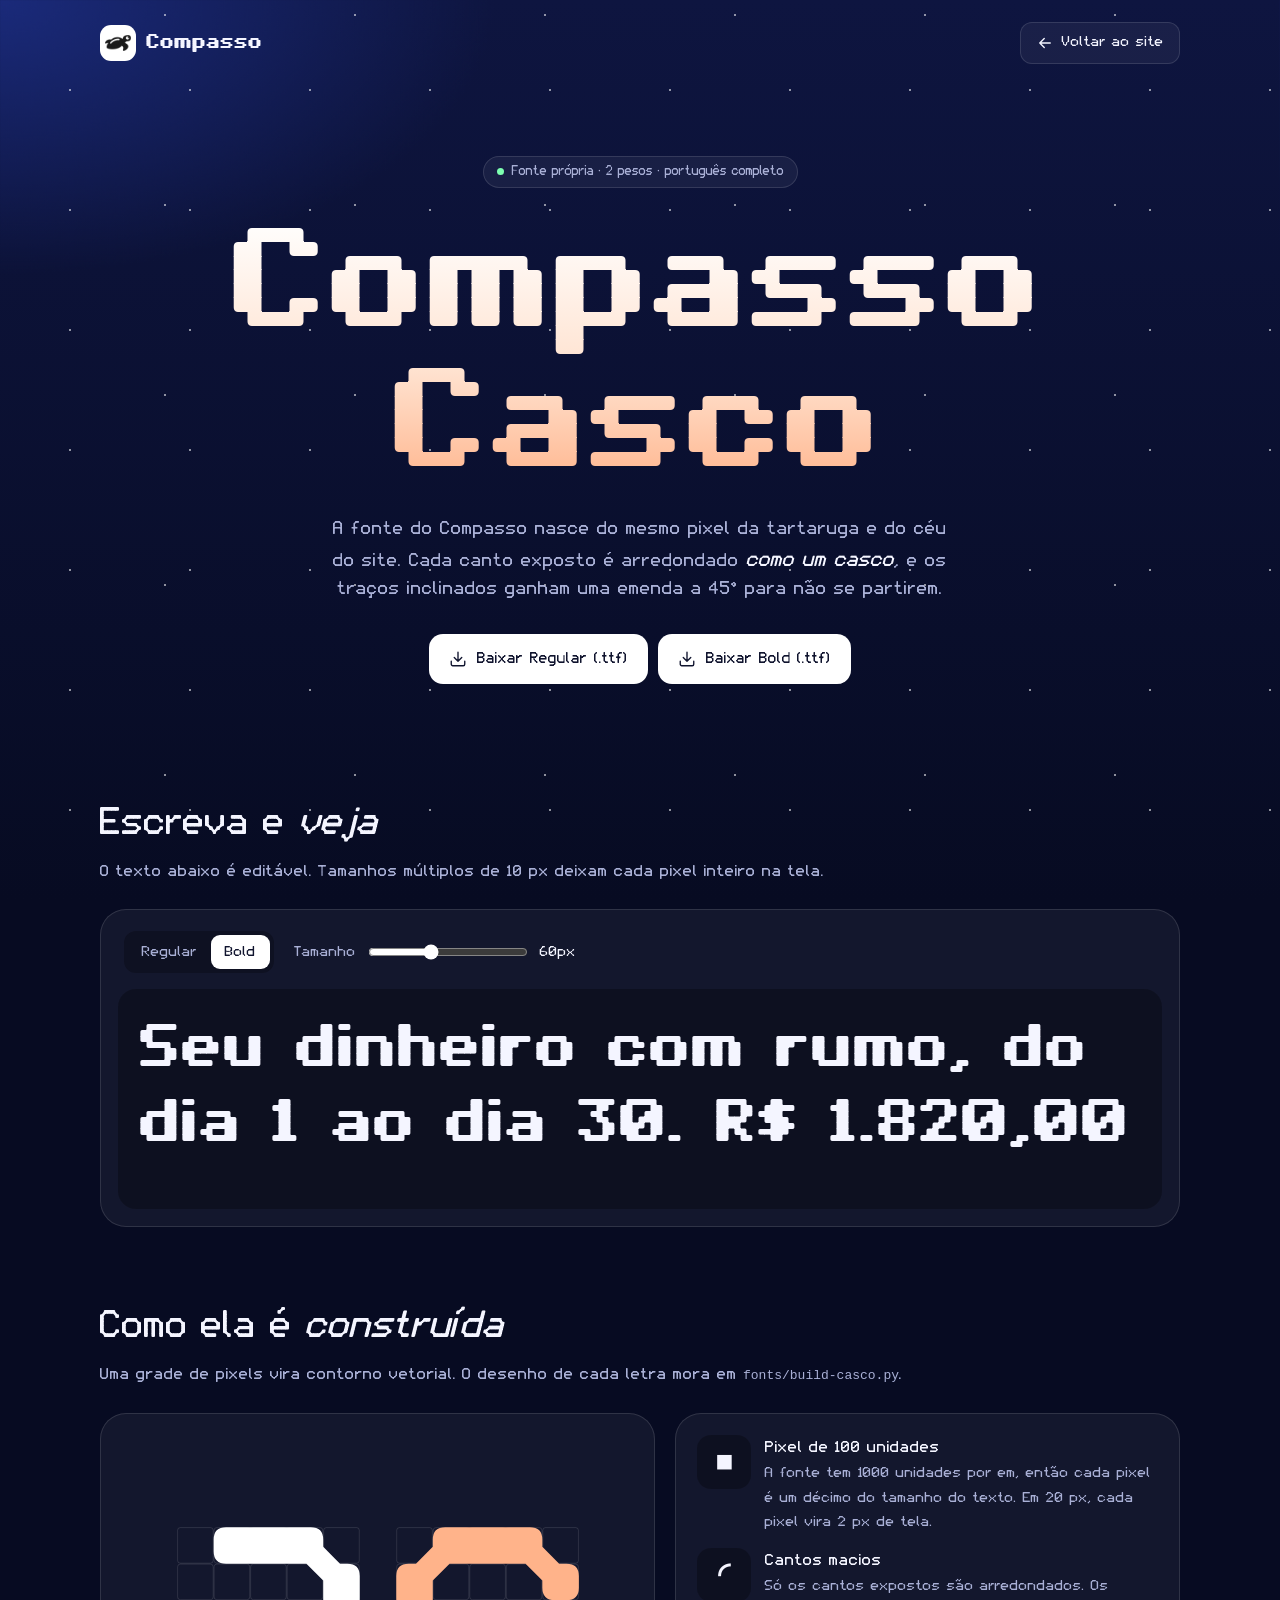
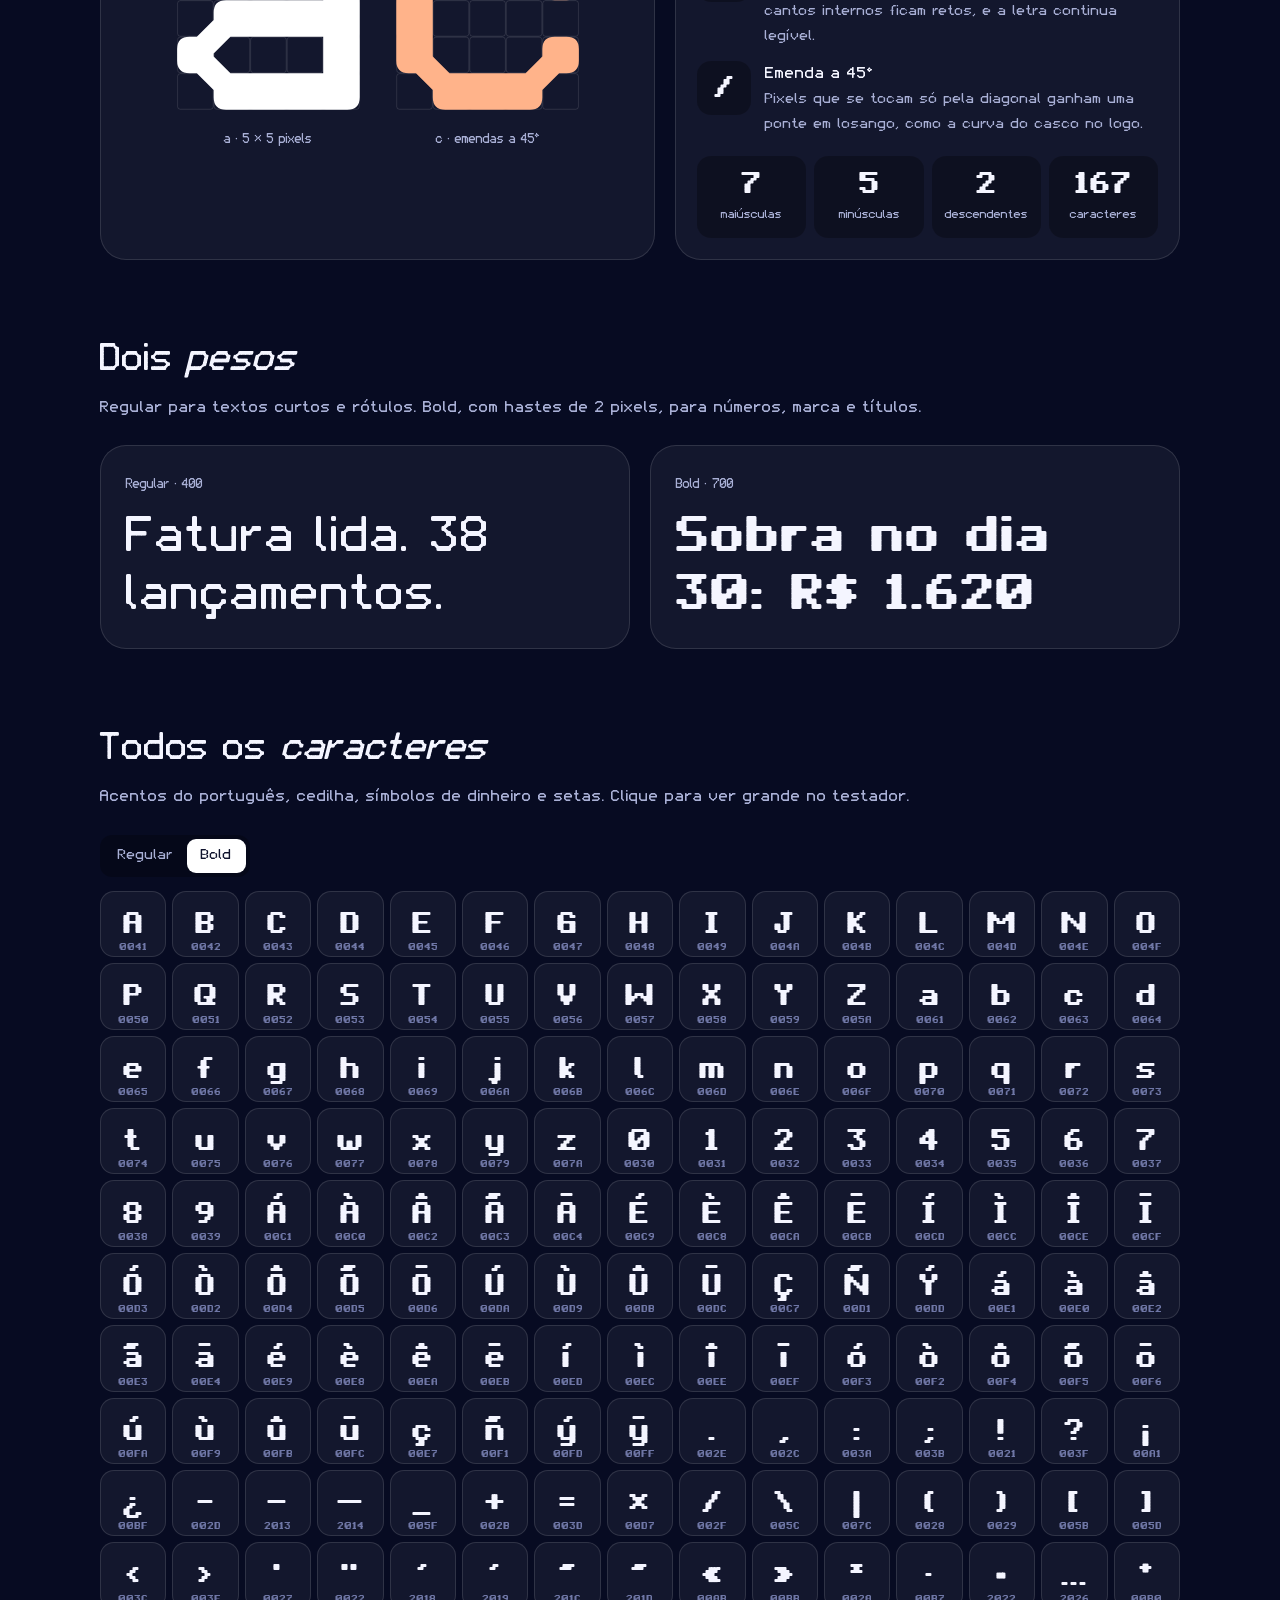
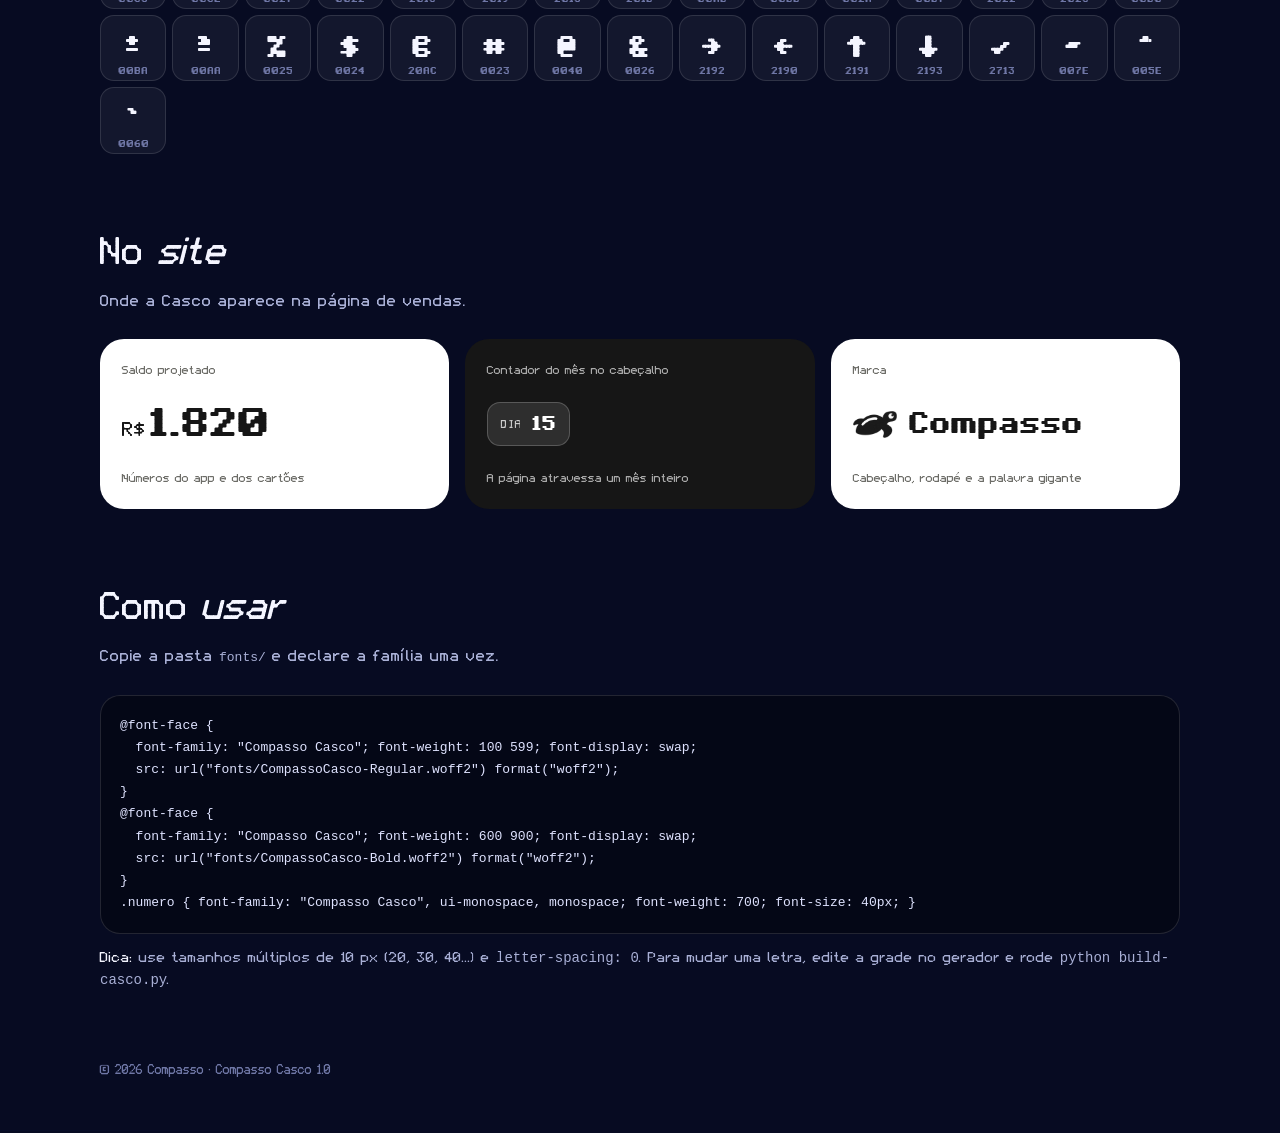
<file: fonte.html>
<!doctype html>
<html lang="pt-BR">
<head>
  <meta charset="utf-8" />
  <meta name="viewport" content="width=device-width, initial-scale=1, viewport-fit=cover" />
  <title>Compasso Casco · a fonte do Compasso</title>
  <meta name="description" content="Compasso Casco: a fonte em pixel do Compasso, com cantos macios como o casco da tartaruga." />
  <link rel="icon" type="image/png" href="assets/compasso-logo.png" />
  <style>
    @font-face { font-family: "Compasso Casco"; font-weight: 100 599; font-display: swap; src: url("fonts/CompassoCasco-Regular.woff2") format("woff2"), url("fonts/CompassoCasco-Regular.ttf") format("truetype"); }
    @font-face { font-family: "Compasso Casco"; font-weight: 600 900; font-display: swap; src: url("fonts/CompassoCasco-Bold.woff2") format("woff2"), url("fonts/CompassoCasco-Bold.ttf") format("truetype"); }
    :root {
      --bg: #070b22; --bg-2: #0e1540; --ink: #f4f5ff; --muted: #a9b0d6; --faint: #6f77a6;
      --line: rgb(255 255 255 / .12); --card: rgb(255 255 255 / .05); --accent: #7dffb0; --warm: #ffb38a;
      --casco: "Compasso Casco", ui-monospace, monospace;
      --sans: "Compasso Casco", ui-monospace, monospace;
      --serif: "Compasso Casco", ui-monospace, monospace;
    }
    * { box-sizing: border-box; }
    html { background: var(--bg); }
    body {
      margin: 0; color: var(--ink); font-family: var(--sans); line-height: 1.55;
      background:
        radial-gradient(1200px 600px at 80% -10%, #2a2f86 0%, transparent 60%),
        radial-gradient(900px 500px at 0% 0%, #1a2a7a 0%, transparent 55%),
        linear-gradient(var(--bg-2), var(--bg) 900px);
      -webkit-font-smoothing: antialiased;
    }
    body::before { /* estrelas em pixel */
      content: ""; position: fixed; inset: 0; pointer-events: none; opacity: .55;
      background-image: radial-gradient(#fff 1px, transparent 1.2px), radial-gradient(#fff 1px, transparent 1.2px);
      background-size: 120px 120px, 190px 190px; background-position: 10px 30px, 70px 110px;
    }
    a { color: inherit; }
    .wrap { position: relative; max-width: 1120px; margin: 0 auto; padding: 0 20px; }
    svg.i { width: 18px; height: 18px; fill: none; stroke: currentColor; stroke-width: 1.8; stroke-linecap: round; stroke-linejoin: round; }

    .top { display: flex; align-items: center; justify-content: space-between; padding: 22px 0; }
    .brand { display: inline-flex; align-items: center; gap: 10px; text-decoration: none; font-family: var(--casco); font-weight: 700; font-size: 20px; }
    .brand span { display: grid; place-items: center; width: 36px; height: 36px; border-radius: 11px; background: #fff; }
    .brand img { width: 26px; }
    .back { display: inline-flex; align-items: center; gap: 8px; padding: 10px 16px; border-radius: 12px; text-decoration: none; font-size: 14px; background: var(--card); box-shadow: inset 0 0 0 1px var(--line); }
    .back:hover { background: rgb(255 255 255 / .1); }

    .hero { padding: 70px 0 40px; text-align: center; }
    .kicker { display: inline-flex; gap: 8px; align-items: center; padding: 6px 14px; border-radius: 999px; font-size: 13px; color: var(--muted); background: var(--card); box-shadow: inset 0 0 0 1px var(--line); }
    .kicker i { width: 7px; height: 7px; border-radius: 50%; background: var(--accent); }
    .name { margin: 26px 0 0; font-family: var(--casco); font-weight: 700; font-size: clamp(50px, 11vw, 140px); line-height: 1; letter-spacing: 0; }
    .name span { display: block; color: transparent; background: linear-gradient(180deg, #fff 0%, #ffe3d1 55%, var(--warm) 100%); -webkit-background-clip: text; background-clip: text; }
    .lead { max-width: 640px; margin: 22px auto 0; font-size: 18px; color: var(--muted); text-wrap: pretty; }
    .lead em { font-family: var(--serif); font-size: 1.15em; color: var(--ink); }
    .dl { display: flex; flex-wrap: wrap; justify-content: center; gap: 10px; margin-top: 30px; }
    .btn { display: inline-flex; align-items: center; gap: 10px; height: 50px; padding: 0 20px; border-radius: 14px; text-decoration: none; font-weight: 500; font-size: 15px; }
    .btn--w { background: #fff; color: #10142e; }
    .btn--g { background: var(--card); box-shadow: inset 0 0 0 1px var(--line); }
    .btn:hover { transform: translateY(-1px); }

    section { padding: 70px 0 0; }
    h2 { margin: 0 0 6px; font-weight: 500; font-size: clamp(26px, 3.4vw, 38px); letter-spacing: -.03em; }
    h2 em { font-family: var(--serif); font-weight: 400; }
    .sub { margin: 0 0 26px; color: var(--muted); }

    /* Testador */
    .tester { border-radius: 26px; padding: 18px; background: var(--card); box-shadow: inset 0 0 0 1px var(--line); }
    .controls { display: flex; flex-wrap: wrap; gap: 12px 20px; align-items: center; padding: 4px 6px 16px; font-size: 14px; color: var(--muted); }
    .seg { display: inline-flex; padding: 4px; border-radius: 12px; background: rgb(0 0 0 / .25); }
    .seg button { font: inherit; color: var(--muted); border: 0; background: none; height: 34px; padding: 0 14px; border-radius: 9px; cursor: pointer; }
    .seg button.on { background: #fff; color: #10142e; }
    .controls label { display: inline-flex; align-items: center; gap: 10px; }
    input[type=range] { accent-color: #fff; width: 160px; }
    .size-out { font-family: var(--casco); color: var(--ink); min-width: 4ch; }
    .sample { width: 100%; min-height: 220px; margin: 0; padding: 22px; border: 0; border-radius: 18px; resize: vertical; outline: none; color: var(--ink); background: rgb(0 0 0 / .28); font-family: var(--casco); font-weight: 700; font-size: 60px; line-height: 1.25; overflow-wrap: anywhere; }
    .sample:focus-visible { box-shadow: 0 0 0 2px rgb(255 255 255 / .5); }

    /* Anatomia */
    .anatomy { display: grid; grid-template-columns: 1.1fr 1fr; gap: 20px; }
    .panel { border-radius: 26px; padding: 22px; background: var(--card); box-shadow: inset 0 0 0 1px var(--line); }
    .grid-wrap { display: grid; place-items: center; padding: 10px 0; }
    .grid-wrap svg { width: 100%; max-width: 420px; height: auto; overflow: visible; }
    .facts { list-style: none; margin: 0; padding: 0; display: grid; gap: 14px; }
    .facts li { display: grid; grid-template-columns: 54px 1fr; gap: 14px; align-items: start; }
    .facts b { display: block; font-weight: 500; }
    .facts span { color: var(--muted); font-size: 14px; }
    .facts i { display: grid; place-items: center; height: 54px; border-radius: 14px; background: rgb(0 0 0 / .28); font-style: normal; font-family: var(--casco); font-weight: 700; font-size: 30px; }
    .metrics { margin-top: 20px; display: grid; grid-template-columns: repeat(4, 1fr); gap: 8px; }
    .metrics div { padding: 12px; border-radius: 14px; background: rgb(0 0 0 / .28); text-align: center; }
    .metrics b { display: block; font-family: var(--casco); font-weight: 700; font-size: 30px; line-height: 1.1; }
    .metrics span { font-size: 12px; color: var(--muted); }

    /* Pesos */
    .weights { display: grid; grid-template-columns: 1fr 1fr; gap: 20px; }
    .weight { border-radius: 26px; padding: 26px; background: var(--card); box-shadow: inset 0 0 0 1px var(--line); overflow: hidden; }
    .weight small { color: var(--muted); font-size: 13px; }
    .weight p { margin: 12px 0 0; font-family: var(--casco); font-size: 50px; line-height: 1.15; overflow-wrap: anywhere; }
    .weight.b p { font-weight: 700; }
    .weight.r p { font-weight: 400; }

    /* Tabela de caracteres */
    .glyphs { display: grid; grid-template-columns: repeat(auto-fill, minmax(64px, 1fr)); gap: 6px; }
    .glyphs button { position: relative; aspect-ratio: 1; border: 0; border-radius: 14px; cursor: pointer; color: var(--ink); background: var(--card); box-shadow: inset 0 0 0 1px var(--line); font-family: var(--casco); font-size: 30px; transition: background .2s, transform .2s; }
    .glyphs button:hover, .glyphs button.on { background: #fff; color: #10142e; transform: translateY(-2px); }
    .glyphs button small { position: absolute; left: 0; right: 0; bottom: 4px; font-family: var(--sans); font-size: 9px; color: var(--faint); }
    .glyphs.bold button { font-weight: 700; }

    /* Em uso */
    .uses { display: grid; grid-template-columns: repeat(3, 1fr); gap: 16px; }
    .use { border-radius: 24px; padding: 22px; background: #fff; color: #161616; min-height: 170px; display: flex; flex-direction: column; justify-content: space-between; }
    .use small { font-size: 12px; color: #6d6d68; }
    .use .big { font-family: var(--casco); font-weight: 700; font-size: 40px; line-height: 1.1; }
    .use .big .c { font-family: var(--sans); font-weight: 500; font-size: 20px; margin-right: 4px; }
    .use.dark { background: #161616; color: #fff; }
    .use.dark small { color: #aaa; }
    .pill { display: inline-flex; align-items: center; gap: 10px; align-self: flex-start; height: 44px; padding: 0 14px; border-radius: 13px; background: rgb(255 255 255 / .1); box-shadow: inset 0 0 0 1px rgb(255 255 255 / .2); }
    .pill b { font-family: var(--casco); font-weight: 700; font-size: 20px; }
    .pill span { font-size: 11px; letter-spacing: .12em; color: #ccc; }

    pre { margin: 0; padding: 20px; border-radius: 20px; overflow-x: auto; background: rgb(0 0 0 / .35); box-shadow: inset 0 0 0 1px var(--line); font-size: 13px; line-height: 1.7; color: #dfe3ff; }
    .tip { margin: 14px 0 0; font-size: 14px; color: var(--muted); }
    .tip b { color: var(--ink); font-weight: 500; }

    footer { padding: 70px 0 50px; color: var(--faint); font-size: 13px; }

    @media (max-width: 820px) {
      .anatomy, .weights { grid-template-columns: 1fr; }
      .uses { grid-template-columns: 1fr; }
      .metrics { grid-template-columns: repeat(2, 1fr); }
      .sample { font-size: 40px; }
    }
  </style>
</head>
<body>
  <div class="wrap">
    <header class="top">
      <a class="brand" href="index.html"><span><img src="assets/compasso-logo.png" alt="" /></span>Compasso</a>
      <a class="back" href="index.html"><svg class="i" viewBox="0 0 24 24"><path d="M19 12H5M11 6l-6 6 6 6"/></svg>Voltar ao site</a>
    </header>

    <div class="hero">
      <span class="kicker"><i></i>Fonte própria · 2 pesos · português completo</span>
      <h1 class="name"><span>Compasso Casco</span></h1>
      <p class="lead">A fonte do Compasso nasce do mesmo pixel da tartaruga e do céu do site. Cada canto exposto é arredondado <em>como um casco</em>, e os traços inclinados ganham uma emenda a 45° para não se partirem.</p>
      <div class="dl">
        <a class="btn btn--w" href="fonts/CompassoCasco-Regular.ttf" download><svg class="i" viewBox="0 0 24 24"><path d="M21 15v4a2 2 0 0 1-2 2H5a2 2 0 0 1-2-2v-4M7 10l5 5 5-5M12 15V3"/></svg>Baixar Regular (.ttf)</a>
        <a class="btn btn--w" href="fonts/CompassoCasco-Bold.ttf" download><svg class="i" viewBox="0 0 24 24"><path d="M21 15v4a2 2 0 0 1-2 2H5a2 2 0 0 1-2-2v-4M7 10l5 5 5-5M12 15V3"/></svg>Baixar Bold (.ttf)</a>
      </div>
    </div>

    <section>
      <h2>Escreva e <em>veja</em></h2>
      <p class="sub">O texto abaixo é editável. Tamanhos múltiplos de 10 px deixam cada pixel inteiro na tela.</p>
      <div class="tester">
        <div class="controls">
          <div class="seg" role="group" aria-label="Peso"><button type="button" data-w="400">Regular</button><button type="button" class="on" data-w="700">Bold</button></div>
          <label>Tamanho <input type="range" min="10" max="140" step="10" value="60" data-size /><span class="size-out" data-size-out>60px</span></label>
        </div>
        <div class="sample" contenteditable="true" spellcheck="false" data-sample>Seu dinheiro com rumo, do dia 1 ao dia 30. R$ 1.820,00</div>
      </div>
    </section>

    <section>
      <h2>Como ela é <em>construída</em></h2>
      <p class="sub">Uma grade de pixels vira contorno vetorial. O desenho de cada letra mora em <code>fonts/build-casco.py</code>.</p>
      <div class="anatomy">
        <div class="panel grid-wrap" data-anatomy aria-label="A letra a desenhada na grade de pixels"></div>
        <div class="panel">
          <ul class="facts">
            <li><i>■</i><div><b>Pixel de 100 unidades</b><span>A fonte tem 1000 unidades por em, então cada pixel é um décimo do tamanho do texto. Em 20 px, cada pixel vira 2 px de tela.</span></div></li>
            <li><i>◜</i><div><b>Cantos macios</b><span>Só os cantos expostos são arredondados. Os cantos internos ficam retos, e a letra continua legível.</span></div></li>
            <li><i>/</i><div><b>Emenda a 45°</b><span>Pixels que se tocam só pela diagonal ganham uma ponte em losango, como a curva do casco no logo.</span></div></li>
          </ul>
          <div class="metrics">
            <div><b>7</b><span>maiúsculas</span></div>
            <div><b>5</b><span>minúsculas</span></div>
            <div><b>2</b><span>descendentes</span></div>
            <div><b>167</b><span>caracteres</span></div>
          </div>
        </div>
      </div>
    </section>

    <section>
      <h2>Dois <em>pesos</em></h2>
      <p class="sub">Regular para textos curtos e rótulos. Bold, com hastes de 2 pixels, para números, marca e títulos.</p>
      <div class="weights">
        <div class="weight r"><small>Regular · 400</small><p>Fatura lida. 38 lançamentos.</p></div>
        <div class="weight b"><small>Bold · 700</small><p>Sobra no dia 30: R$ 1.620</p></div>
      </div>
    </section>

    <section>
      <h2>Todos os <em>caracteres</em></h2>
      <p class="sub">Acentos do português, cedilha, símbolos de dinheiro e setas. Clique para ver grande no testador.</p>
      <div class="controls" style="padding:0 0 14px"><div class="seg" role="group" aria-label="Peso da tabela"><button type="button" data-gw="400">Regular</button><button type="button" class="on" data-gw="700">Bold</button></div></div>
      <div class="glyphs bold" data-glyphs></div>
    </section>

    <section>
      <h2>No <em>site</em></h2>
      <p class="sub">Onde a Casco aparece na página de vendas.</p>
      <div class="uses">
        <div class="use"><small>Saldo projetado</small><div class="big"><span class="c">R$</span>1.820</div><small>Números do app e dos cartões</small></div>
        <div class="use dark"><small>Contador do mês no cabeçalho</small><span class="pill"><span>DIA</span><b>15</b></span><small>A página atravessa um mês inteiro</small></div>
        <div class="use"><small>Marca</small><div class="big" style="display:flex;align-items:center;gap:12px;font-size:30px"><img src="assets/compasso-logo.png" alt="" width="44" />Compasso</div><small>Cabeçalho, rodapé e a palavra gigante</small></div>
      </div>
    </section>

    <section>
      <h2>Como <em>usar</em></h2>
      <p class="sub">Copie a pasta <code>fonts/</code> e declare a família uma vez.</p>
<pre>@font-face {
  font-family: "Compasso Casco"; font-weight: 100 599; font-display: swap;
  src: url("fonts/CompassoCasco-Regular.woff2") format("woff2");
}
@font-face {
  font-family: "Compasso Casco"; font-weight: 600 900; font-display: swap;
  src: url("fonts/CompassoCasco-Bold.woff2") format("woff2");
}
.numero { font-family: "Compasso Casco", ui-monospace, monospace; font-weight: 700; font-size: 40px; }</pre>
      <p class="tip"><b>Dica:</b> use tamanhos múltiplos de 10 px (20, 30, 40…) e <code>letter-spacing: 0</code>. Para mudar uma letra, edite a grade no gerador e rode <code>python build-casco.py</code>.</p>
    </section>

    <footer>© 2026 Compasso · Compasso Casco 1.0</footer>
  </div>

  <script>
  (() => {
    const $ = (s, r = document) => r.querySelector(s);
    const $$ = (s, r = document) => [...r.querySelectorAll(s)];
    const sample = $('[data-sample]');

    // Testador: peso e tamanho
    $$('[data-w]').forEach(b => b.addEventListener('click', () => {
      $$('[data-w]').forEach(x => x.classList.toggle('on', x === b));
      sample.style.fontWeight = b.dataset.w;
    }));
    const size = $('[data-size]'), out = $('[data-size-out]');
    size.addEventListener('input', () => { sample.style.fontSize = size.value + 'px'; out.textContent = size.value + 'px'; });

    // Tabela de caracteres
    const chars = 'ABCDEFGHIJKLMNOPQRSTUVWXYZabcdefghijklmnopqrstuvwxyz0123456789ÁÀÂÃÄÉÈÊËÍÌÎÏÓÒÔÕÖÚÙÛÜÇÑÝáàâãäéèêëíìîïóòôõöúùûüçñýÿ.,:;!?¡¿-–—_+=×/\\|()[]<>\'"‘’“”«»*·•…°ºª%$€#@&→←↑↓✓~^`';
    const grid = $('[data-glyphs]');
    grid.innerHTML = [...chars].map(c => `<button type="button" title="U+${c.codePointAt(0).toString(16).toUpperCase().padStart(4, '0')}">${c.replace(/[<>&"]/g, m => ({'<':'&lt;','>':'&gt;','&':'&amp;','"':'&quot;'}[m]))}<small>${c.codePointAt(0).toString(16).toUpperCase().padStart(4, '0')}</small></button>`).join('');
    grid.addEventListener('click', e => {
      const b = e.target.closest('button'); if (!b) return;
      $$('button', grid).forEach(x => x.classList.toggle('on', x === b));
      sample.textContent = b.firstChild.textContent.repeat(3) + ' ' + sample.textContent.slice(0, 40);
      sample.scrollIntoView({ behavior: 'smooth', block: 'center' });
    });
    $$('[data-gw]').forEach(b => b.addEventListener('click', () => {
      $$('[data-gw]').forEach(x => x.classList.toggle('on', x === b));
      grid.classList.toggle('bold', b.dataset.gw === '700');
    }));

    // Anatomia: a letra "a" na grade, com os cantos macios e a emenda a 45°
    const A = ['.###.', '....#', '.####', '#...#', '.####'];
    const C = ['.###.', '#...#', '#....', '#...#', '.###.'];
    const P = 40, R = 13.6, F = 18.4;
    function svgFor(rows, ox, color) {
      const S = new Set();
      rows.forEach((row, r) => [...row].forEach((ch, c) => { if (ch === '#') S.add(c + ',' + r); }));
      const has = (c, r) => S.has(c + ',' + r);
      let d = '';
      S.forEach(k => {
        const [c, r] = k.split(',').map(Number);
        const x0 = ox + c * P, y0 = r * P, x1 = x0 + P, y1 = y0 + P;
        const L = has(c - 1, r), Rt = has(c + 1, r), T = has(c, r - 1), B = has(c, r + 1);
        const tl = !L && !T, tr = !Rt && !T, br = !Rt && !B, bl = !L && !B;
        d += `M${x0 + (tl ? R : 0)} ${y0}H${x1 - (tr ? R : 0)}${tr ? `Q${x1} ${y0} ${x1} ${y0 + R}` : ''}V${y1 - (br ? R : 0)}${br ? `Q${x1} ${y1} ${x1 - R} ${y1}` : ''}H${x0 + (bl ? R : 0)}${bl ? `Q${x0} ${y1} ${x0} ${y1 - R}` : ''}V${y0 + (tl ? R : 0)}${tl ? `Q${x0} ${y0} ${x0 + R} ${y0}` : ''}Z`;
        // diagonais (para baixo)
        [[1, 1], [-1, 1]].forEach(([dc, dr]) => {
          if (has(c + dc, r + dr) && !has(c + dc, r) && !has(c, r + dr)) {
            const cx = dc === 1 ? x1 : x0, cy = y1;
            d += `M${cx - F} ${cy}L${cx} ${cy - F}L${cx + F} ${cy}L${cx} ${cy + F}Z`;
          }
        });
      });
      let grid = '';
      for (let r = 0; r < rows.length; r++) for (let c = 0; c < rows[0].length; c++)
        grid += `<rect x="${ox + c * P + .5}" y="${r * P + .5}" width="${P - 1}" height="${P - 1}" rx="3" fill="none" stroke="rgb(255 255 255 / .12)"/>`;
      return grid + `<path d="${d}" fill="${color}"/>`;
    }
    const w = 5 * P;
    $('[data-anatomy]').innerHTML = `<svg viewBox="-10 -10 ${w * 2 + 60} ${5 * P + 60}" role="img">
      ${svgFor(A, 0, '#fff')}${svgFor(C, w + 40, '#ffb38a')}
      <text x="${w / 2}" y="${5 * P + 36}" fill="#a9b0d6" font-family="Compasso Casco" font-size="14" text-anchor="middle">a · 5 × 5 pixels</text>
      <text x="${w * 1.5 + 40}" y="${5 * P + 36}" fill="#a9b0d6" font-family="Compasso Casco" font-size="14" text-anchor="middle">c · emendas a 45°</text>
    </svg>`;
  })();
  </script>
</body>
</html>
</file>
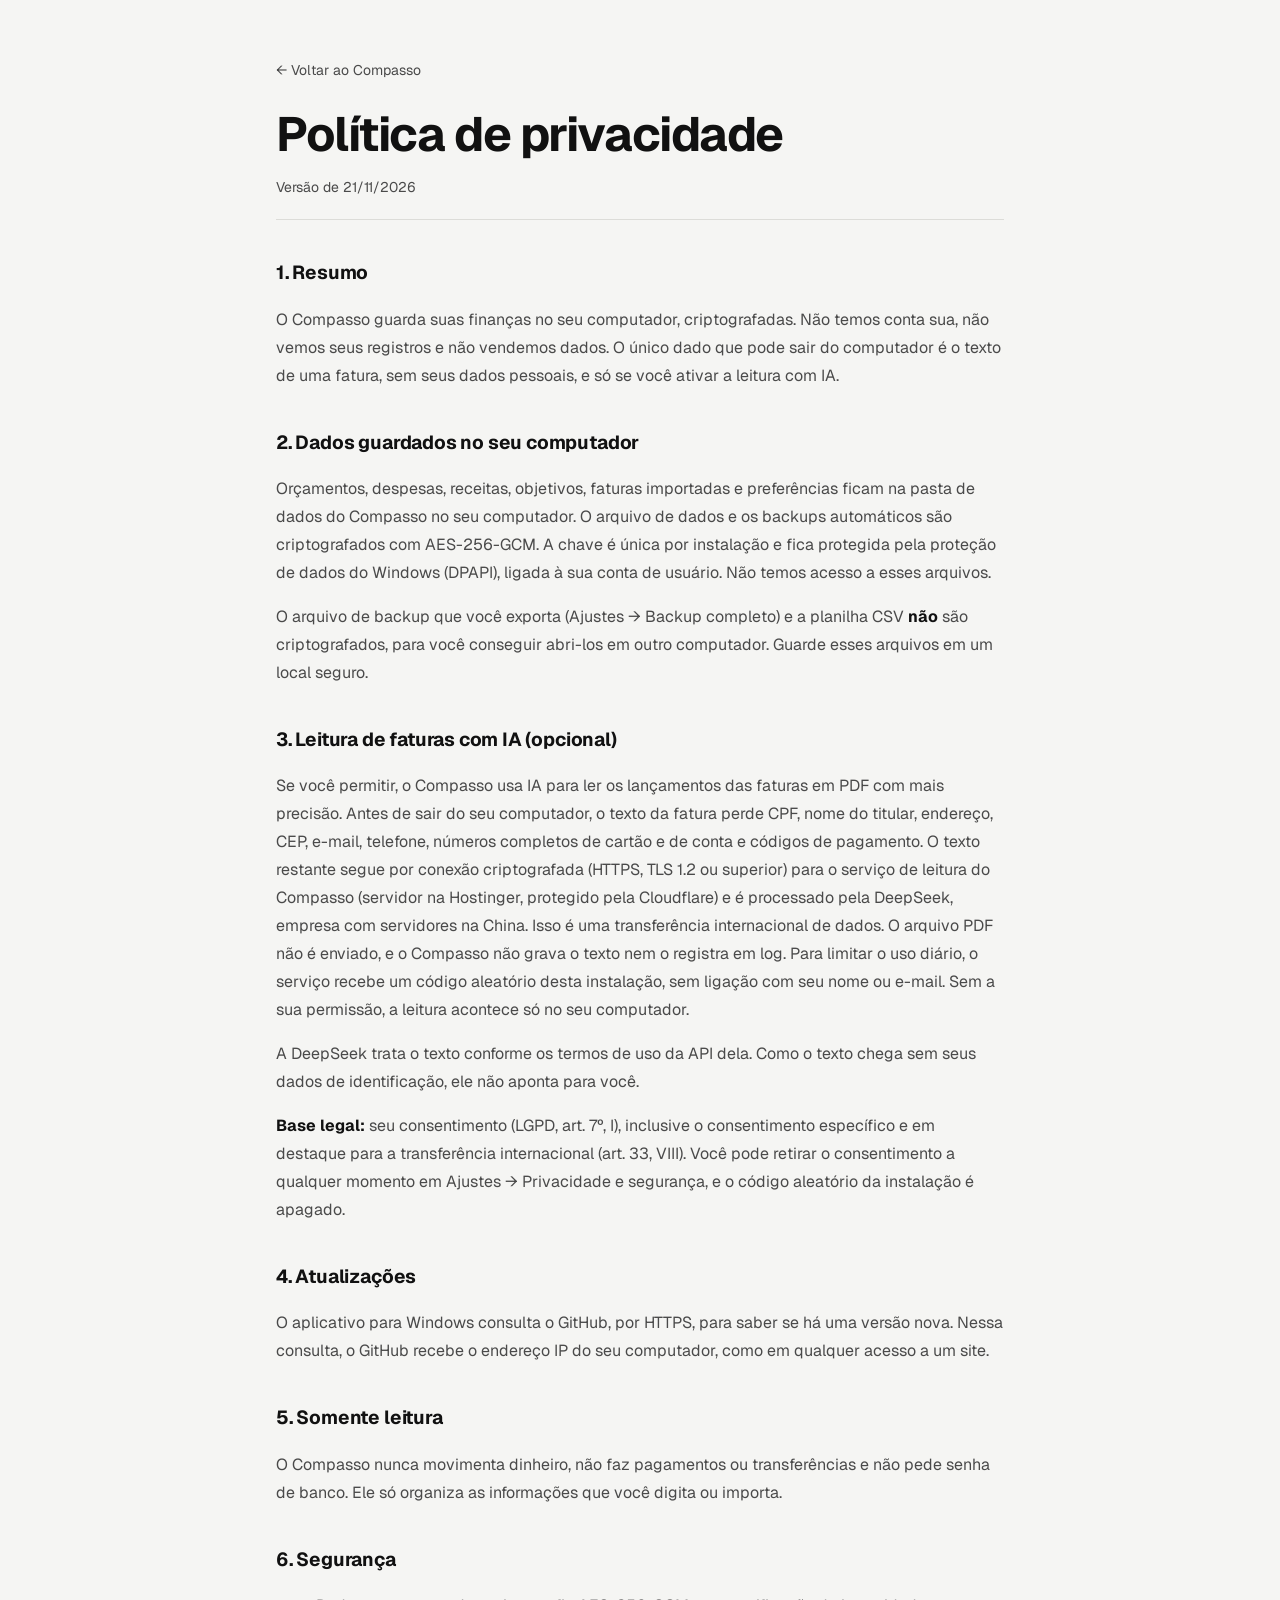
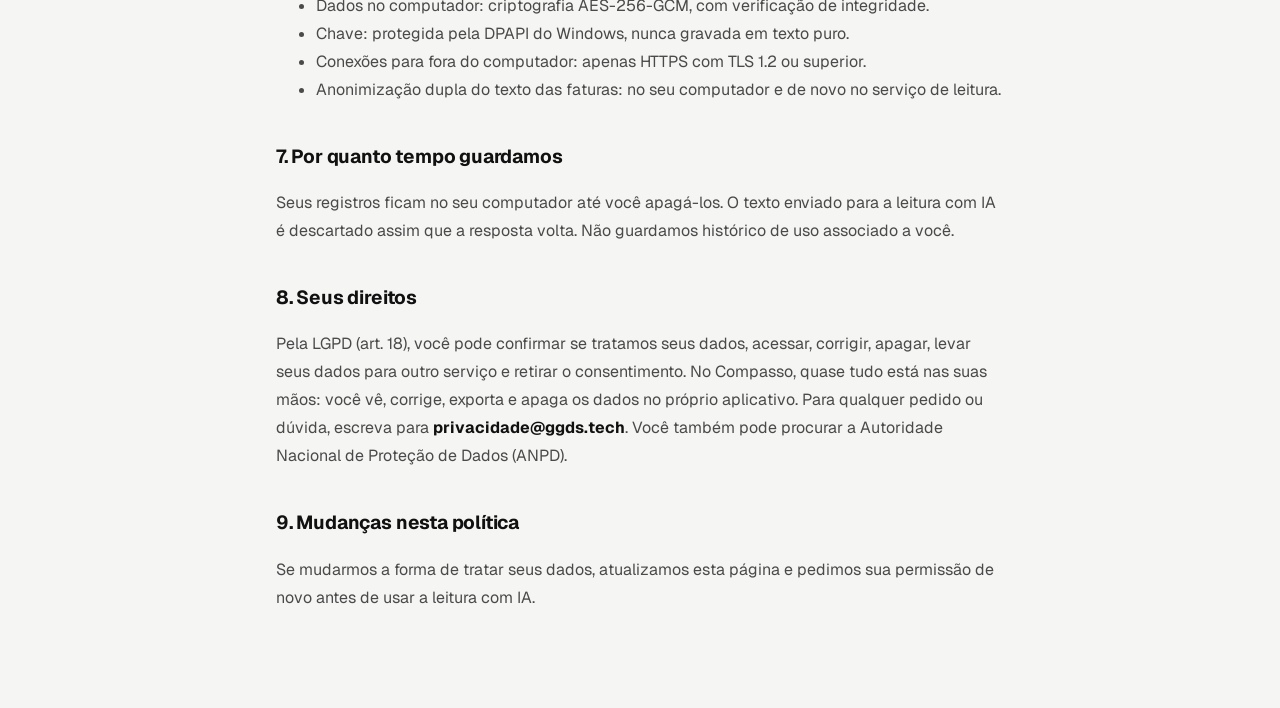
<file: privacidade.html>
<!doctype html>
<html lang="pt-BR">
<head>
  <meta charset="utf-8" />
  <meta name="viewport" content="width=device-width, initial-scale=1, viewport-fit=cover" />
  <title>Política de privacidade · Compasso</title>
  <meta name="description" content="O que o Compasso guarda, o que pode sair do seu computador e seus direitos pela LGPD." />
  <link rel="icon" type="image/png" href="assets/compasso-logo.png" />
  <link href="https://fonts.googleapis.com/css2?family=Geist:wght@300..700&display=swap" rel="stylesheet" />
  <style>
    :root { --bg:#f5f5f3; --ink:#111; --muted:#4a4a4a; --line:#dcdcd8; }
    @media (prefers-color-scheme: dark) { :root { --bg:#0a0a0b; --ink:#f2f2f0; --muted:#b4b4b0; --line:#2a2a2c; } }
    * { box-sizing:border-box; }
    body { margin:0; background:var(--bg); color:var(--ink); font:16px/1.75 Geist, system-ui, sans-serif; }
    main { max-width:760px; margin:0 auto; padding:56px 16px 80px; }
    a { color:inherit; }
    .back { font-size:14px; color:var(--muted); text-decoration:none; }
    h1 { font-size:clamp(32px,6vw,48px); letter-spacing:-.03em; line-height:1.1; margin:24px 0 8px; }
    h3 { font-size:19px; margin:36px 0 6px; letter-spacing:-.01em; }
    p, li { color:var(--muted); }
    strong { color:var(--ink); }
    .meta { font-size:14px; padding-bottom:20px; border-bottom:1px solid var(--line); }
  </style>
</head>
<body>
  <main>
    <!-- Gerado a partir de public/privacy-center.mjs: altere lá e mantenha as duas versões iguais. -->
    <a class="back" href="index.html">← Voltar ao Compasso</a>
    <h1>Política de privacidade</h1>

<p class="meta">Versão de 21/11/2026</p>
<h3>1. Resumo</h3>
<p>O Compasso guarda suas finanças no seu computador, criptografadas. Não temos conta sua, não vemos seus registros e não vendemos dados. O único dado que pode sair do computador é o texto de uma fatura, sem seus dados pessoais, e só se você ativar a leitura com IA.</p>
<h3>2. Dados guardados no seu computador</h3>
<p>Orçamentos, despesas, receitas, objetivos, faturas importadas e preferências ficam na pasta de dados do Compasso no seu computador. O arquivo de dados e os backups automáticos são criptografados com AES-256-GCM. A chave é única por instalação e fica protegida pela proteção de dados do Windows (DPAPI), ligada à sua conta de usuário. Não temos acesso a esses arquivos.</p>
<p>O arquivo de backup que você exporta (Ajustes → Backup completo) e a planilha CSV <strong>não</strong> são criptografados, para você conseguir abri-los em outro computador. Guarde esses arquivos em um local seguro.</p>
<h3>3. Leitura de faturas com IA (opcional)</h3>
<p>Se você permitir, o Compasso usa IA para ler os lançamentos das faturas em PDF com mais precisão. Antes de sair do seu computador, o texto da fatura perde CPF, nome do titular, endereço, CEP, e-mail, telefone, números completos de cartão e de conta e códigos de pagamento. O texto restante segue por conexão criptografada (HTTPS, TLS 1.2 ou superior) para o serviço de leitura do Compasso (servidor na Hostinger, protegido pela Cloudflare) e é processado pela DeepSeek, empresa com servidores na China. Isso é uma transferência internacional de dados. O arquivo PDF não é enviado, e o Compasso não grava o texto nem o registra em log. Para limitar o uso diário, o serviço recebe um código aleatório desta instalação, sem ligação com seu nome ou e-mail. Sem a sua permissão, a leitura acontece só no seu computador.</p>
<p>A DeepSeek trata o texto conforme os termos de uso da API dela. Como o texto chega sem seus dados de identificação, ele não aponta para você.</p>
<p><strong>Base legal:</strong> seu consentimento (LGPD, art. 7º, I), inclusive o consentimento específico e em destaque para a transferência internacional (art. 33, VIII). Você pode retirar o consentimento a qualquer momento em Ajustes → Privacidade e segurança, e o código aleatório da instalação é apagado.</p>
<h3>4. Atualizações</h3>
<p>O aplicativo para Windows consulta o GitHub, por HTTPS, para saber se há uma versão nova. Nessa consulta, o GitHub recebe o endereço IP do seu computador, como em qualquer acesso a um site.</p>
<h3>5. Somente leitura</h3>
<p>O Compasso nunca movimenta dinheiro, não faz pagamentos ou transferências e não pede senha de banco. Ele só organiza as informações que você digita ou importa.</p>
<h3>6. Segurança</h3>
<ul>
<li>Dados no computador: criptografia AES-256-GCM, com verificação de integridade.</li>
<li>Chave: protegida pela DPAPI do Windows, nunca gravada em texto puro.</li>
<li>Conexões para fora do computador: apenas HTTPS com TLS 1.2 ou superior.</li>
<li>Anonimização dupla do texto das faturas: no seu computador e de novo no serviço de leitura.</li>
</ul>
<h3>7. Por quanto tempo guardamos</h3>
<p>Seus registros ficam no seu computador até você apagá-los. O texto enviado para a leitura com IA é descartado assim que a resposta volta. Não guardamos histórico de uso associado a você.</p>
<h3>8. Seus direitos</h3>
<p>Pela LGPD (art. 18), você pode confirmar se tratamos seus dados, acessar, corrigir, apagar, levar seus dados para outro serviço e retirar o consentimento. No Compasso, quase tudo está nas suas mãos: você vê, corrige, exporta e apaga os dados no próprio aplicativo. Para qualquer pedido ou dúvida, escreva para <strong>privacidade@ggds.tech</strong>. Você também pode procurar a Autoridade Nacional de Proteção de Dados (ANPD).</p>
<h3>9. Mudanças nesta política</h3>
<p>Se mudarmos a forma de tratar seus dados, atualizamos esta página e pedimos sua permissão de novo antes de usar a leitura com IA.</p>
  </main>
</body>
</html>
</file>
<file: styles.css>
/* ==========================================================================
   Compasso · página de vendas
   Direção: banco privado moderno. Verde-floresta profundo, marfim, serifa
   editorial nos destaques e vidro líquido nos elementos que flutuam.
   O MacBook e o iPhone apresentam o produto com a paleta do aplicativo.
   ========================================================================== */

:root {
  /* Superfícies claras */
  --bg: #f5f5f3;
  --bg-2: #ebebe8;
  --paper: #fafaf9;
  --card: #ffffff;
  --soft: #f1f1ef;

  /* Tinta */
  --ink: #111111;
  --ink-2: #3a3a3a;
  --muted: #6b6b6b;
  --faint: #9d9d9d;
  --line: rgba(17, 17, 17, .09);
  --line-2: rgba(17, 17, 17, .15);

  /* Floresta (seções escuras) */
  --forest: #0a0a0b;
  --forest-2: #121214;
  --forest-3: #1d1d20;
  --on-dark: #ffffff;
  --on-dark-2: rgba(255, 255, 255, .74);
  --on-dark-3: rgba(255, 255, 255, .52);

  /* Acentos */
  --emerald: #3f63a0;
  --emerald-2: #5b80c0;
  --mint: #b4cdf5;
  --champagne: #ffffff;

  /* Estados (os mesmos do app) */
  --ok: #1f9d55;
  --ok-soft: #e4f5ea;
  --warn: #c98a1a;
  --warn-soft: #fbf0d9;
  --danger: #d4574a;

  --sky-deep: 0 0 0;

  --sans: "Geist", "Segoe UI Variable Text", system-ui, sans-serif;
  --display: var(--sans);
  --serif: "Instrument Serif", "Iowan Old Style", Georgia, serif;
  --dot: var(--sans);

  --ease: cubic-bezier(.2, .8, .2, 1);
  --ease-out: cubic-bezier(.16, 1, .3, 1);
  --r-card: 24px;
  --shadow-card: 0 1px 0 rgb(255 255 255 / .8) inset, 0 0 0 1px var(--line), 0 30px 60px -36px rgb(17 17 17 / .35), 0 8px 18px -12px rgb(17 17 17 / .16);
  --gutter: 24px;
}

*, *::before, *::after { box-sizing: border-box; }
html { scroll-behavior: smooth; overflow-x: clip; background: var(--bg); }
body {
  margin: 0;
  font-family: var(--sans);
  font-size: 16px;
  line-height: 1.55;
  color: var(--ink);
  background: var(--bg);
  -webkit-font-smoothing: antialiased;
  text-rendering: optimizeLegibility;
  font-feature-settings: "tnum";
}
img { display: block; max-width: 100%; }
a { color: inherit; text-decoration: none; }
button { font: inherit; color: inherit; border: 0; background: none; cursor: pointer; }
svg { width: 18px; height: 18px; fill: none; stroke: currentColor; stroke-width: 1.8; stroke-linecap: round; stroke-linejoin: round; flex: none; }
::selection { background: var(--mint); color: var(--forest); }
:focus-visible { outline: 2px solid var(--emerald-2); outline-offset: 3px; border-radius: 6px; }

/* ---------- Vidro líquido ----------
   Desfoque com saturação, borda que pega luz na diagonal e um brilho
   especular no topo, como as superfícies do iOS 26. */
.lg {
  position: relative;
  isolation: isolate;
  background: linear-gradient(135deg, rgb(255 255 255 / .62), rgb(255 255 255 / .38));
  -webkit-backdrop-filter: blur(24px) saturate(1.8);
  backdrop-filter: blur(24px) saturate(1.8);
  box-shadow:
    inset 0 1px 0 rgb(255 255 255 / .9),
    inset 0 -1px 0 rgb(255 255 255 / .25),
    0 1px 2px rgb(17 17 17 / .06),
    0 24px 48px -24px rgb(17 17 17 / .35);
}
.lg::before {
  content: ""; position: absolute; inset: 0; z-index: 1; pointer-events: none;
  border-radius: inherit; padding: 1px;
  background: linear-gradient(135deg, rgb(255 255 255 / .95), rgb(255 255 255 / .1) 38%, rgb(255 255 255 / .05) 62%, rgb(255 255 255 / .7));
  -webkit-mask: linear-gradient(#000 0 0) content-box, linear-gradient(#000 0 0);
  -webkit-mask-composite: xor;
  mask: linear-gradient(#000 0 0) content-box, linear-gradient(#000 0 0);
  mask-composite: exclude;
}
.lg::after {
  content: ""; position: absolute; inset: 0; z-index: -1; pointer-events: none;
  border-radius: inherit;
  background: radial-gradient(120% 70% at 18% -10%, rgb(255 255 255 / .55), transparent 55%);
}
.lg--dark {
  background: linear-gradient(135deg, rgb(255 255 255 / .13), rgb(255 255 255 / .04));
  -webkit-backdrop-filter: blur(22px) saturate(1.6);
  backdrop-filter: blur(22px) saturate(1.6);
  color: var(--on-dark);
  box-shadow:
    inset 0 1px 0 rgb(255 255 255 / .22),
    inset 0 -1px 0 rgb(255 255 255 / .04),
    0 24px 60px -28px rgb(0 0 0 / .7);
}
.lg--dark::before { background: linear-gradient(135deg, rgb(255 255 255 / .5), rgb(255 255 255 / .06) 35%, rgb(255 255 255 / .02) 65%, rgb(255 255 255 / .28)); }
.lg--dark::after { background: radial-gradient(120% 70% at 18% -10%, rgb(255 255 255 / .12), transparent 55%); }

/* ---------- Tipografia ---------- */
.h2 {
  font-family: var(--sans);
  font-weight: 500;
  font-size: clamp(34px, 4.4vw, 60px);
  line-height: 1.04;
  letter-spacing: -.035em;
  margin: 0;
  text-wrap: balance;
}
.h2 em, .hero-title em {
  font-family: var(--serif);
  font-style: italic;
  font-weight: 400;
  letter-spacing: -.01em;
  color: var(--emerald);
}
.sec--dark .h2 em, .hero-title em, .final .h2 em { color: var(--mint); }
.h2--left { text-align: left; }
.h2--xl { font-size: clamp(40px, 6vw, 84px); }
.lead {
  font-size: clamp(16px, 1.3vw, 18.5px);
  line-height: 1.6;
  color: var(--muted);
  max-width: 640px;
  margin: 20px auto 0;
  text-wrap: pretty;
}
.sec--dark .lead { color: var(--on-dark-2); }
.lead--left { margin-left: 0; }
.eyebrow {
  display: inline-flex; align-items: center; gap: 8px;
  margin: 0 0 20px; padding: 6px 12px;
  border-radius: 999px;
  font-size: 13px; font-weight: 500;
  color: var(--emerald);
  background: rgb(63 99 160 / .08);
  box-shadow: inset 0 0 0 1px rgb(63 99 160 / .16);
}
.eyebrow--dark { color: var(--mint); background: rgb(180 205 245 / .08); box-shadow: inset 0 0 0 1px rgb(180 205 245 / .2); }
.tag-pro { font-size: 10px; font-weight: 600; letter-spacing: .08em; padding: 2px 7px; border-radius: 6px; background: var(--ink); color: #fff; }

/* Palavras que sobem (aplicado via JS em [data-split]) */
.w { display: inline-block; }
.js [data-split] .w { opacity: 0; transform: translateY(.42em); filter: blur(10px); }
.js [data-split].is-split-in .w { animation: word-rise .9s var(--ease) both; animation-delay: calc(var(--i) * 55ms + var(--d0, 0ms)); }
@keyframes word-rise { to { opacity: 1; transform: none; filter: blur(0); } }

.cur { font-weight: 500; font-size: .52em; letter-spacing: 0; margin-right: .2em; vertical-align: .15em; }

/* Revelação na rolagem: entra desfocado e ganha foco */
.js .reveal {
  opacity: 0;
  filter: blur(14px);
  transform: translateY(36px) scale(.98);
  transition: opacity 1s var(--ease-out), filter 1.1s var(--ease-out), transform 1.2s var(--ease-out);
  transition-delay: var(--rd, 0ms);
  will-change: opacity, filter, transform;
}
.js .reveal.is-in { opacity: 1; filter: blur(0); transform: none; }
.js .reveal.is-done { filter: none; will-change: auto; transition-delay: 0ms; }

/* ---------- Botões ---------- */
.btn {
  --h: 54px;
  position: relative;
  display: inline-flex; align-items: center; justify-content: center; gap: 10px;
  height: var(--h); padding: 0 26px;
  border-radius: 999px;
  font-weight: 500; font-size: 15.5px; letter-spacing: -.005em;
  white-space: nowrap;
  transition: transform .35s var(--ease), box-shadow .35s var(--ease), background .25s;
}
.btn svg { width: 18px; height: 18px; transition: transform .35s var(--ease); }
.btn:hover svg { transform: translateX(3px); }
.btn:active { transform: scale(.97); }
.btn--primary {
  color: var(--forest);
  background: linear-gradient(180deg, #ffffff, #e4e9f2);
  box-shadow: inset 0 1px 0 rgb(255 255 255 / .7), inset 0 -2px 0 rgb(0 0 0 / .12), 0 18px 40px -16px rgb(180 205 245 / .8), 0 0 0 6px rgb(180 205 245 / .12);
}
.btn--primary:hover { transform: translateY(-2px); box-shadow: inset 0 1px 0 rgb(255 255 255 / .7), inset 0 -2px 0 rgb(0 0 0 / .12), 0 24px 50px -16px rgb(180 205 245 / .9), 0 0 0 8px rgb(180 205 245 / .16); }
.btn--glass { color: #fff; }
.btn--glass:hover { transform: translateY(-2px); }
.btn--dark { background: var(--ink); color: #fff; box-shadow: inset 0 1px 0 rgb(255 255 255 / .15), 0 14px 30px -14px rgb(0 0 0 / .6); }
.btn--dark:hover { transform: translateY(-2px); background: #000; }
.btn--block { width: 100%; }

/* ---------- Cabeçalho ---------- */
.nav { position: fixed; left: 0; right: 0; top: 0; z-index: 30; padding: 14px var(--gutter) 0; pointer-events: none; }
.nav-bar {
  pointer-events: auto;
  max-width: 1120px; margin: 0 auto;
  display: flex; align-items: center; gap: 24px;
  height: 58px; padding: 0 8px 0 10px;
  border-radius: 999px;
  transition: background .4s, box-shadow .4s, transform .5s var(--ease);
}
.nav-bar.lg--dark { background: linear-gradient(135deg, rgb(18 18 20 / .55), rgb(0 0 0 / .38)); }
.nav.is-light .nav-bar.lg--dark { background: linear-gradient(135deg, rgb(18 18 20 / .78), rgb(0 0 0 / .66)); }
.nav.is-hidden .nav-bar { transform: translateY(-120%); }
.logo { display: inline-flex; align-items: center; gap: 10px; }
.logo-tile { display: grid; place-items: center; width: 38px; height: 38px; border-radius: 50%; background: #fff; box-shadow: 0 6px 16px -6px rgb(0 0 0 / .4), inset 0 -1px 0 rgb(0 0 0 / .08); transition: transform .4s var(--ease); }
.logo-tile img { width: 24px; height: auto; }
.logo:hover .logo-tile { transform: rotate(-10deg) scale(1.05); }
.logo-word { font-weight: 600; font-size: 18px; letter-spacing: -.03em; color: #fff; }
.nav-bar { position: relative; }
.nav-links { position: absolute; left: 50%; top: 50%; transform: translate(-50%, -50%); display: flex; gap: 2px; }
.nav-links a { padding: 8px 14px; border-radius: 999px; font-size: 14px; color: var(--on-dark-2); transition: background .2s, color .2s; }
.nav-links a:hover { background: rgb(255 255 255 / .1); color: #fff; }
.nav-cta {
  margin-left: auto;
  display: inline-flex; align-items: center; gap: 8px; height: 42px; padding: 0 18px;
  border-radius: 999px; background: #fff; color: var(--forest);
  font-size: 14px; font-weight: 500;
  box-shadow: inset 0 -1px 0 rgb(0 0 0 / .1), 0 10px 24px -12px rgb(0 0 0 / .5);
  transition: transform .3s var(--ease);
}
.nav-cta svg { width: 15px; height: 15px; }
.nav-cta:hover { transform: translateY(-1px); }

/* ---------- Hero ---------- */
.hero {
  position: relative; overflow: hidden; isolation: isolate;
  padding: 150px 0 70px;
  background: radial-gradient(120% 70% at 50% 0%, #17181c 0%, var(--forest) 62%);
  color: var(--on-dark);
  border-radius: 0 0 clamp(28px, 4vw, 56px) clamp(28px, 4vw, 56px);
}
.aurora { position: absolute; inset: 0; z-index: -2; pointer-events: none; overflow: hidden; }
.aurora i { position: absolute; border-radius: 50%; animation: drift 24s ease-in-out infinite alternate; will-change: transform; }
.aurora i:nth-child(1) { width: 60vw; height: 60vw; left: -18vw; top: -22vw; background: radial-gradient(circle, rgb(91 128 192 / .55), transparent 62%); }
.aurora i:nth-child(2) { width: 52vw; height: 52vw; right: -16vw; top: -12vw; background: radial-gradient(circle, rgb(70 100 160 / .35), transparent 62%); animation-duration: 30s; animation-delay: -8s; }
.aurora i:nth-child(3) { width: 44vw; height: 44vw; left: 28vw; top: 18vw; background: radial-gradient(circle, rgb(180 205 245 / .22), transparent 62%); animation-duration: 26s; animation-delay: -4s; }
.aurora i:nth-child(4) { width: 34vw; height: 34vw; right: 8vw; top: 36vw; background: radial-gradient(circle, rgb(255 255 255 / .06), transparent 62%); animation-duration: 34s; animation-delay: -12s; }
@keyframes drift { 0% { transform: translate3d(0, 0, 0) scale(1); } 50% { transform: translate3d(4vw, 3vw, 0) scale(1.1); } 100% { transform: translate3d(-3vw, 5vw, 0) scale(.95); } }
.hero-grid {
  position: absolute; inset: 0; z-index: -1; pointer-events: none;
  background-image: linear-gradient(rgb(255 255 255 / .045) 1px, transparent 1px), linear-gradient(90deg, rgb(255 255 255 / .045) 1px, transparent 1px);
  background-size: 64px 64px;
  -webkit-mask-image: radial-gradient(80% 60% at 50% 20%, #000, transparent 75%);
  mask-image: radial-gradient(80% 60% at 50% 20%, #000, transparent 75%);
}
.hero-curve { position: absolute; left: 0; right: 0; top: 560px; width: 100%; height: 420px; z-index: -1; pointer-events: none; }
.hero-curve path { fill: none; stroke: url(#hc); stroke-width: 2; vector-effect: non-scaling-stroke; stroke-dasharray: 2400; stroke-dashoffset: 2400; animation: draw 3.2s var(--ease-out) .6s forwards; filter: drop-shadow(0 0 10px rgb(180 205 245 / .5)); }
@keyframes draw { to { stroke-dashoffset: 0; } }

.hero-copy { max-width: 980px; margin: 0 auto; padding: 0 var(--gutter); text-align: center; }
.badge { display: inline-flex; align-items: center; gap: 10px; margin: 0 0 26px; padding: 8px 16px 8px 12px; border-radius: 999px; font-size: 13.5px; color: var(--on-dark-2); }
.badge-dot { width: 7px; height: 7px; border-radius: 50%; background: var(--mint); box-shadow: 0 0 0 4px rgb(180 205 245 / .2); animation: pulse 2.4s ease-in-out infinite; }
@keyframes pulse { 50% { box-shadow: 0 0 0 7px rgb(180 205 245 / 0); } }
.hero-title {
  font-weight: 500;
  font-size: clamp(44px, 6.6vw, 96px);
  line-height: 1;
  letter-spacing: -.045em;
  margin: 0;
  text-wrap: balance;
}
.hero-title em { letter-spacing: -.02em; }
.hero-lead { max-width: 620px; margin: 26px auto 0; font-size: clamp(16px, 1.35vw, 19px); line-height: 1.6; color: var(--on-dark-2); text-wrap: pretty; }
.hero-cta { display: flex; flex-wrap: wrap; justify-content: center; gap: 12px; margin-top: 36px; }
.hero-trust { list-style: none; display: flex; flex-wrap: wrap; justify-content: center; gap: 8px 26px; margin: 26px 0 0; padding: 0; font-size: 13.5px; color: var(--on-dark-3); }
.hero-trust li { display: inline-flex; align-items: center; gap: 8px; }
.hero-trust svg { width: 15px; height: 15px; color: var(--mint); }
.js .hero-lead, .js .hero-cta, .js .hero-trust, .js .hero .badge { animation: fade-up 1s var(--ease) both; }
.js .hero .badge { animation-delay: .05s; }
.js .hero-lead { animation-delay: .55s; }
.js .hero-cta { animation-delay: .7s; }
.js .hero-trust { animation-delay: .85s; }
.js .stage { animation: stage-in 1.4s var(--ease-out) .5s both; }
@keyframes fade-up { from { opacity: 0; transform: translateY(16px); filter: blur(6px); } }
@keyframes stage-in { from { opacity: 0; transform: translateY(60px) scale(.96); } }

.stage { position: relative; max-width: 1200px; margin: 76px auto 0; padding: 0 var(--gutter); }
.stage::before { content: ""; position: absolute; left: 10%; right: 10%; top: 8%; bottom: 0; z-index: 0; border-radius: 50%; background: radial-gradient(closest-side, rgb(180 205 245 / .28), transparent); filter: blur(30px); pointer-events: none; }

.lights { display: flex; gap: 7px; }
.lights i { width: 11px; height: 11px; border-radius: 50%; background: #ff5f57; }
.lights i:nth-child(2) { background: #febc2e; }
.lights i:nth-child(3) { background: #28c840; }

/* Interior do app, desenhado em 1180×720 e escalado */
.app {
  width: 1180px; height: 720px;
  transform: scale(var(--s, 1)); transform-origin: 0 0;
  display: grid; grid-template-columns: 214px 1fr;
  color: var(--ink); font-size: 13px; line-height: 1.4;
  background: #fff;
}
.app svg { width: 16px; height: 16px; stroke-width: 1.7; }
.app-side { display: flex; flex-direction: column; padding: 26px 18px 20px; border-right: 1px solid var(--line); background: #fcfcfb; }
.app-brand { display: flex; align-items: center; gap: 10px; font-family: var(--display); font-weight: 500; font-size: 23px; letter-spacing: 0; padding: 0 6px 26px; }
.app-brand img { width: 34px; }
.app-nav { display: grid; gap: 4px; }
.app-nav span { display: flex; align-items: center; gap: 11px; padding: 11px 12px; border-radius: 10px; font-size: 13px; color: var(--muted); }
.app-nav span.is-on { background: linear-gradient(145deg, #393939, #191919); color: #fff; }
.app-nav em { margin-left: auto; font-style: normal; font-size: 10px; padding: 1px 6px; border: 1px solid var(--line-2); border-radius: 5px; }
.app-nav b { margin-left: auto; font-size: 8px; letter-spacing: .08em; padding: 2px 5px; border-radius: 4px; background: var(--ink); color: #fff; }
.app-local { margin-top: auto; display: flex; gap: 9px; padding: 12px 10px; border: 1px solid var(--line); border-radius: 10px; font-size: 11px; color: var(--muted); line-height: 1.5; }
.app-local strong { display: block; color: var(--ink); font-weight: 500; }
.app-profile { display: flex; align-items: center; gap: 10px; padding: 16px 6px 0; }
.app-profile > span { display: grid; place-items: center; width: 32px; height: 32px; border-radius: 50%; background: var(--soft); font-size: 11px; font-weight: 600; }
.app-profile strong { display: block; font-size: 12px; font-weight: 500; }
.app-profile small { font-size: 10px; color: var(--muted); }
.app-main { padding: 0 32px; overflow: hidden; }
.app-top { display: flex; align-items: center; justify-content: space-between; height: 62px; border-bottom: 1px solid var(--line); font-size: 12px; color: var(--muted); }
.app-crumb i { font-style: normal; margin: 0 6px; opacity: .5; }
.app-crumb b { color: var(--ink); font-weight: 500; }
.app-month { display: flex; align-items: center; gap: 7px; padding: 7px 10px; border: 1px solid var(--line); border-radius: 8px; }
.app-head { display: flex; align-items: flex-end; justify-content: space-between; margin: 22px 0 16px; }
.app-head small { font-size: 10px; letter-spacing: .14em; color: var(--muted); }
.app-head h3 { margin: 4px 0 0; font-family: var(--display); font-weight: 500; font-size: 30px; letter-spacing: 0; }
.app-btn { display: inline-flex; align-items: center; gap: 8px; padding: 10px 14px; border-radius: 9px; background: linear-gradient(145deg, #393939, #191919); color: #fff; font-size: 12px; font-weight: 500; }
.app-hero { position: relative; display: flex; justify-content: space-between; min-height: 186px; padding: 26px 30px; border-radius: 16px; background: #161616; color: #fff; overflow: hidden; isolation: isolate; }
.app-hero::after { content: ""; position: absolute; inset: 0; z-index: -1; background: radial-gradient(ellipse at 78% 60%, #4b4b4b66, transparent 60%); }
.app-hero__copy { max-width: 470px; }
.app-hero small { font-size: 9px; letter-spacing: .18em; color: #bdbdbd; }
.app-hero h4 { margin: 12px 0 10px; font-family: var(--serif); font-weight: 400; font-size: 38px; line-height: 1.08; letter-spacing: 0; }
.app-hero h4 em { font-style: normal; color: #fff; text-decoration: underline; text-decoration-color: #ffffff40; text-underline-offset: 6px; }
.app-hero p { margin: 0; font-size: 12px; line-height: 1.75; color: #c9c9c9; max-width: 380px; }
.app-hero__turtle { display: flex; flex-direction: column; align-items: center; justify-content: center; gap: 10px; margin-right: 30px; }
.app-hero__turtle img { filter: drop-shadow(0 10px 6px rgb(0 0 0 / .5)); animation: bob 4.5s ease-in-out infinite; }
.app-mood { display: flex; align-items: center; gap: 7px; font-size: 11px; color: #e8e8e8; }
.app-mood i { width: 6px; height: 6px; border-radius: 50%; background: #7dffb0; }
@keyframes bob { 0%, 100% { transform: translateY(0) rotate(-2deg); } 50% { transform: translateY(-7px) rotate(2deg); } }
.app-stats { display: grid; grid-template-columns: repeat(4, 1fr); margin: 20px 0 18px; padding-bottom: 18px; border-bottom: 1px solid var(--line); }
.app-stats > div { padding: 0 16px; border-right: 1px solid var(--line); }
.app-stats > div:first-child { padding-left: 0; }
.app-stats > div:last-child { border: 0; }
.app-stats small { display: flex; align-items: center; gap: 7px; font-size: 11px; color: var(--muted); }
.app-stats small svg { width: 13px; height: 13px; }
.app-stats b { display: block; margin: 9px 0 6px; font-size: 24px; font-weight: 500; letter-spacing: 0; font-variant-numeric: tabular-nums; }
.app-stats span { font-size: 10px; color: var(--muted); }
.app-stats span strong { color: var(--ink); font-weight: 500; }
.app-grid { display: grid; grid-template-columns: 1fr 270px; gap: 18px; }
.app-table__head { display: flex; align-items: center; justify-content: space-between; margin-bottom: 4px; }
.app-table__head b { font-size: 15px; font-weight: 500; letter-spacing: 0; }
.app-table__head span { font-size: 10px; color: var(--muted); padding: 5px 9px; border-radius: 7px; background: var(--soft); }
.app-row { display: grid; grid-template-columns: 34px 1fr auto 86px; align-items: center; gap: 12px; padding: 9px 0; border-bottom: 1px solid var(--line); transition: background .4s; }
.app-row.is-flash { background: linear-gradient(90deg, transparent, var(--ok-soft) 20%, var(--ok-soft) 80%, transparent); }
.app-ico { display: grid; place-items: center; width: 30px; height: 30px; border-radius: 8px; border: 1px solid var(--line); background: var(--soft); color: var(--ink); }
.app-ico svg { width: 14px; height: 14px; }
.app-name b { display: block; font-size: 12px; font-weight: 500; }
.app-name small { font-size: 10px; color: var(--muted); }
.app-amt { font-size: 12px; font-variant-numeric: tabular-nums; }
.pay { display: inline-flex; align-items: center; justify-content: center; gap: 5px; height: 26px; border-radius: 6px; border: 1px solid var(--line-2); font-size: 10px; transition: all .4s var(--ease); }
.pay svg { width: 11px; height: 11px; }
.pay.is-paid { border-color: transparent; background: var(--ok-soft); color: #13703b; }
.app-reserve { padding: 18px; border-radius: 14px; border: 1px solid var(--line); background: var(--soft); }
.app-reserve small { font-size: 9px; letter-spacing: .16em; color: var(--muted); }
.app-reserve > b { display: block; margin: 12px 0 10px; font-family: var(--dot); font-weight: 700; font-size: 40px; line-height: 1; letter-spacing: 0; }
.app-reserve > b i { font-family: var(--sans); font-style: normal; font-weight: 400; font-size: 12px; color: var(--muted); letter-spacing: 0; }
.app-meter { height: 8px; border-radius: 8px; background: #e2e2df; overflow: hidden; }
.app-meter i { display: block; height: 100%; width: var(--w); border-radius: inherit; background: linear-gradient(90deg, #7a7a7a, #1e1e1e); transform-origin: left; animation: grow 1.6s var(--ease-out) 1.4s both; }
@keyframes grow { from { transform: scaleX(0); } }
.app-reserve p { margin: 12px 0; font-size: 11px; line-height: 1.6; color: var(--muted); }
.app-tip { display: flex; gap: 7px; padding: 9px 10px; border-radius: 9px; background: #fff; font-size: 10px; line-height: 1.5; box-shadow: 0 0 0 1px var(--line); }
.app-tip svg { width: 13px; height: 13px; }

/* Cartões flutuantes */
.pop { position: absolute; z-index: 3; animation: float 7s ease-in-out infinite; }
.js .pop { opacity: 0; }
.js .pop.is-on { animation: pop-in .9s var(--ease) both, float 7s ease-in-out 1s infinite; }
@keyframes pop-in { from { opacity: 0; transform: translateY(24px) scale(.92); } to { opacity: 1; transform: none; } }
@keyframes float { 0%, 100% { translate: 0 0; } 50% { translate: 0 -10px; } }
.pop--bill { left: -3%; top: 14%; width: 330px; animation-delay: -1s; }
.pop--invoice { right: -2%; top: -5%; width: 270px; animation-delay: -3s; }
.pop--push { right: -3%; bottom: 40%; width: 330px; animation-delay: -2s; }
.pop--save { left: -4%; top: 50%; width: 250px; animation-delay: -4s; }
.card { background: var(--card); color: var(--ink); border-radius: var(--r-card); box-shadow: var(--shadow-card); }
.card--mini { padding: 16px 16px 15px; font-size: 13px; }
.mini-head { display: flex; align-items: center; gap: 7px; font-size: 12px; color: var(--muted); }
.mini-head svg { width: 14px; height: 14px; }
.mini-head em { margin-left: auto; font-style: normal; font-size: 11px; color: var(--faint); }
.chip { display: inline-flex; align-items: center; gap: 5px; margin-left: auto; padding: 3px 8px; border-radius: 999px; font-size: 11px; font-weight: 500; transition: all .4s; }
.chip svg { width: 12px; height: 12px; }
.chip--wait { background: var(--warn-soft); color: #8a5c08; }
.chip--ok { background: var(--ok-soft); color: #13703b; }
.mini-title { margin: 10px 0 2px; font-size: 15px; font-weight: 600; letter-spacing: 0; }
.mini-detail { margin: 0 0 12px; font-size: 12px; color: var(--muted); }
.mini-acts { display: flex; gap: 8px; }
.hold { position: relative; flex: 1; display: inline-flex; align-items: center; justify-content: center; gap: 6px; height: 36px; padding: 0 10px; border-radius: 10px; overflow: hidden; background: var(--ink); color: #fff; font-size: 12px; font-weight: 500; user-select: none; -webkit-user-select: none; touch-action: none; }
.hold svg { width: 13px; height: 13px; position: relative; }
.hold-label { position: relative; white-space: nowrap; }
.hold-fill { position: absolute; inset: 0; background: var(--ok); transform: scaleX(var(--p, 0)); transform-origin: left; }
.hold.is-done { background: var(--ok); }
.mini-later { height: 36px; padding: 0 12px; border-radius: 10px; font-size: 12px; background: var(--soft); }
.inv-line { display: flex; align-items: center; gap: 10px; margin: 12px 0 10px; }
.inv-line b { display: block; font-size: 13px; font-weight: 500; }
.inv-line small { font-size: 11px; color: var(--muted); }
.inv-file { display: grid; place-items: center; width: 34px; height: 40px; border-radius: 7px 12px 7px 7px; background: var(--soft); box-shadow: inset 0 0 0 1px var(--line); }
.inv-bar { height: 5px; border-radius: 5px; background: var(--soft); overflow: hidden; }
.inv-bar i { display: block; height: 100%; width: 100%; border-radius: inherit; background: var(--ink); transform: scaleX(var(--p, 0)); transform-origin: left; transition: transform .3s linear; }
.inv-ok { display: flex; align-items: center; gap: 6px; margin: 10px 0 0; font-size: 12px; font-weight: 500; color: #13703b; opacity: 0; transform: translateY(4px); transition: all .5s var(--ease); }
.inv-ok svg { width: 14px; height: 14px; }
.inv-ok.is-on { opacity: 1; transform: none; }
.pushes { position: relative; height: 92px; }
.push {
  position: absolute; left: 0; right: 0; top: 0;
  display: flex; gap: 11px; padding: 12px 14px;
  border-radius: 20px;
  background: rgb(250 250 250 / .94);
  color: var(--ink);
  backdrop-filter: blur(20px) saturate(1.6); -webkit-backdrop-filter: blur(20px) saturate(1.6);
  box-shadow: 0 0 0 1px rgb(255 255 255 / .6), 0 24px 40px -20px rgb(var(--sky-deep) / .7);
  transition: transform .7s var(--ease), opacity .7s var(--ease);
}
.push > div { transition: opacity .4s; }
.push.is-back > div, .push.is-back .push-ico { opacity: 0; }
.push-ico { display: grid; place-items: center; width: 36px; height: 36px; flex: none; border-radius: 10px; background: #fff; box-shadow: 0 0 0 1px var(--line); }
.push-ico img { width: 24px; }
.push-top { display: flex; justify-content: space-between; gap: 8px; font-size: 13px; }
.push-top span { font-size: 11px; color: var(--muted); }
.push p { margin: 2px 0 0; font-size: 12px; line-height: 1.4; color: var(--ink-2); }
.mini-kpi { display: flex; flex-direction: column; gap: 2px; margin: 10px 0 12px; }
.mini-kpi b { font-family: var(--dot); font-weight: 700; font-size: 30px; line-height: 1; letter-spacing: 0; white-space: nowrap; }
.mini-kpi span { font-size: 12px; color: var(--muted); }
.mini-bars { display: flex; align-items: flex-end; gap: 6px; height: 48px; }
.mini-bars i { flex: 1; height: var(--h); border-radius: 4px 4px 2px 2px; background: linear-gradient(#cfcfcb, #e8e8e5); transform-origin: bottom; animation: bar 2.8s var(--ease) infinite alternate; }
.mini-bars i:last-child { background: linear-gradient(#2b2b2b, #6b6b6b); }
.mini-bars i:nth-child(2) { animation-delay: .2s; } .mini-bars i:nth-child(3) { animation-delay: .4s; } .mini-bars i:nth-child(4) { animation-delay: .6s; } .mini-bars i:nth-child(5) { animation-delay: .8s; } .mini-bars i:nth-child(6) { animation-delay: 1s; } .mini-bars i:nth-child(7) { animation-delay: 1.2s; }
@keyframes bar { from { transform: scaleY(.7); } }

/* ---------- MacBook (computador e notebook) ---------- */
.mac { --t: clamp(7px, .95vw, 12px); position: relative; z-index: 1; width: min(1140px, 100%); margin: 0 auto; padding: 0 0 27%; perspective: 3400px; perspective-origin: 50% 20%; }
.mac-rig {
  position: relative; width: 70%; margin: 0 auto; transform-style: preserve-3d;
  transform: rotateX(calc(-21deg - var(--tilt, 0deg) * .45)) rotateY(calc(27deg - var(--tilt, 0deg) * .55)) scale(var(--sc, 1));
  transform-origin: 50% 100%; will-change: transform;
}
.mac-lid {
  position: relative; z-index: 2; width: 100%;
  padding: 1.05% 1.05% 1.75%;
  border: 3px solid transparent; border-radius: 24px 24px 8px 8px;
  /* vidro preto por dentro, moldura de alumínio por fora */
  background: linear-gradient(180deg, #0d0e10, #060607) padding-box, linear-gradient(125deg, #a7a9ae 0%, #5d5f64 22%, #3a3b3f 55%, #6f7176 100%) border-box;
  box-shadow: inset 0 0 0 1px #1d1e21, inset 0 1px 0 rgb(255 255 255 / .06);
  transform-origin: 50% 100%; transform-style: preserve-3d;
  transform: rotateX(15deg);
  transition: transform 1.9s cubic-bezier(.22, .8, .18, 1);
}
/* espessura da tampa (lado esquerdo, visível no ângulo de três quartos) */
.mac-lid-edge { position: absolute; left: -3px; top: 16px; bottom: 6px; width: calc(var(--t) * .5); transform-origin: 0 50%; transform: rotateY(90deg); border-radius: 4px; background: linear-gradient(90deg, #8d8f94, #55575b 45%, #3a3b3e); }
.mac-lid-edge::after { content: ""; position: absolute; inset: 0; border-radius: inherit; background: linear-gradient(180deg, rgb(255 255 255 / .18), transparent 30%, rgb(0 0 0 / .25)); }
/* base em 3D: tampo com teclado, frente e lateral */
.mac-base { position: absolute; left: -.6%; top: calc(100% - 2px); width: 101.2%; aspect-ratio: 100 / 69; transform-origin: 50% 0; transform: rotateX(90deg); transform-style: preserve-3d; }
.mac-deck {
  position: absolute; inset: 0; overflow: hidden; border-radius: 8px 8px 16px 16px / 8px 8px 14px 14px;
  background:
    url("data:image/svg+xml,%3Csvg xmlns='http://www.w3.org/2000/svg' width='160' height='160'%3E%3Cfilter id='n'%3E%3CfeTurbulence type='fractalNoise' baseFrequency='.9' numOctaves='2' stitchTiles='stitch'/%3E%3CfeColorMatrix values='0 0 0 0 .5 0 0 0 0 .5 0 0 0 0 .5 0 0 0 .09 0'/%3E%3C/filter%3E%3Crect width='160' height='160' filter='url(%23n)'/%3E%3C/svg%3E"),
    radial-gradient(120% 90% at 18% 100%, rgb(255 255 255 / .16), transparent 55%),
    linear-gradient(100deg, rgb(255 255 255 / .05), transparent 45%, rgb(0 0 0 / .14)),
    linear-gradient(180deg, #55575c 0%, #66686d 45%, #74767b 100%);
  box-shadow: inset 0 0 0 1px #4a4c50, inset 0 2px 0 rgb(255 255 255 / .22), inset 0 -2px 0 rgb(255 255 255 / .3), inset 2px 0 0 rgb(255 255 255 / .18);
}
/* reflexo da tela no tampo e sombra da tampa junto à dobradiça */
.mac-deck::after { content: ""; position: absolute; inset: 0; pointer-events: none; background: radial-gradient(60% 34% at 50% 0%, rgb(205 222 250 / .16), transparent 70%), linear-gradient(180deg, rgb(0 0 0 / .32), transparent 9%); }
.mac-deck::before { content: ""; position: absolute; left: 5%; right: 5%; top: 0; height: 3%; border-radius: 0 0 6px 6px; background: linear-gradient(180deg, #0b0b0c 0%, #2c2d31 45%, #48494d 70%, #1a1b1d 100%); box-shadow: 0 1px 0 rgb(255 255 255 / .12); }
.mac-keys { position: absolute; left: 13.4%; right: 13.4%; top: 5.4%; height: 40.5%; display: flex; flex-direction: column; gap: clamp(1.5px, .22vw, 3px); padding: clamp(2px, .26vw, 3.5px); border-radius: 7px; background: #050506; box-shadow: inset 0 1px 3px rgb(0 0 0 / .9), 0 0 0 1px rgb(0 0 0 / .35), 0 1px 0 rgb(255 255 255 / .16); }
.kr { flex: 1; display: flex; gap: clamp(1.5px, .22vw, 3px); }
.kr--fn { flex: .62; }
.kr i, .k-arrows i { position: relative; display: flex; align-items: center; justify-content: center; min-width: 0; overflow: hidden; border-radius: clamp(2px, .28vw, 4px); background: linear-gradient(180deg, #1f2023 0%, #141517 60%, #0e0e10 100%); box-shadow: inset 0 1px 0 rgb(255 255 255 / .1), inset 1px 0 0 rgb(255 255 255 / .04), 0 1px 1px rgb(0 0 0 / .8); }
.kr b, .k-arrows b { font: 500 clamp(4.5px, .56vw, 8px)/1 -apple-system, 'SF Pro Text', 'Helvetica Neue', Arial, sans-serif; color: #d9dadd; letter-spacing: 0; white-space: nowrap; opacity: .92; }
.kr i.m { justify-content: flex-start; align-items: flex-end; padding: 0 0 clamp(1.5px, .2vw, 3px) clamp(2px, .26vw, 4px); }
.kr i.m.r { justify-content: flex-end; padding: 0 clamp(2px, .26vw, 4px) clamp(1.5px, .2vw, 3px) 0; }
.kr i.m b { font-size: clamp(3.5px, .42vw, 6px); }
.kr i.s { justify-content: center; }
.k-arrows b { font-size: clamp(3px, .34vw, 5px); }
/* Touch ID: anel discreto */
.kr i.tid { background: radial-gradient(circle, #121214 52%, #2b2c2f 56%, #121214 62%); }
.kr i.ret { border-radius: clamp(2px, .28vw, 4px) clamp(2px, .28vw, 4px) 0 0; overflow: visible; }
.kr i.ret::after { content: ""; position: absolute; left: 0; right: 0; top: 100%; height: clamp(2px, .3vw, 4px); background: #0e0e10; }
.k-arrows { display: flex; gap: clamp(2px, .3vw, 4px); align-items: flex-end; min-width: 0; }
.k-arrows > i { flex: 1; height: 50%; }
.k-arrows > span { flex: 1; height: 100%; display: flex; flex-direction: column; gap: 2px; }
.k-arrows > span i { flex: 1; }
.mac-grill { position: absolute; top: 5.4%; height: 40.5%; width: 9.3%; border-radius: 3px; background: radial-gradient(circle, #1a1b1e 0 40%, transparent 48%) 0 0 / 3.4px 3.4px; opacity: .85; }
.mac-grill--l { left: 2.4%; } .mac-grill--r { right: 2.4%; }
.mac-pad { position: absolute; left: 25.5%; right: 25.5%; top: 50.5%; bottom: 5.5%; border-radius: clamp(7px, 1vw, 14px); background: radial-gradient(130% 120% at 20% 100%, rgb(255 255 255 / .1), transparent 60%), linear-gradient(180deg, #606267, #6c6e73); box-shadow: inset 0 0 0 1px rgb(0 0 0 / .22), inset 0 1.5px 0 rgb(255 255 255 / .14), 0 1px 0 rgb(255 255 255 / .12); }
.mac-front { position: absolute; left: .7%; right: .7%; top: calc(100% - 1px); height: var(--t); transform-origin: 50% 0; transform: rotateX(-90deg); border-radius: 0 0 8px 8px / 0 0 6px 6px; background: linear-gradient(180deg, #c3c5ca 0, #7d7f84 12%, #55575b 55%, #2c2d30 100%); }
.mac-front { transform-style: preserve-3d; }
.mac-front::after { content: ""; position: absolute; right: calc(100% - 1px); top: 0; width: 14px; height: 100%; transform-origin: 100% 50%; transform: rotateY(-55deg); border-radius: 0 0 0 6px; background: linear-gradient(180deg, #c3c5ca 0, #7d7f84 12%, #55575b 55%, #2c2d30 100%); }
.mac-front::before { content: ""; position: absolute; left: 50%; top: 0; width: 10%; height: 42%; transform: translateX(-50%); border-radius: 0 0 50% 50% / 0 0 100% 100%; background: linear-gradient(180deg, #2a2b2e, #4b4d51); }
.mac-side { position: absolute; left: 0; top: 2.5%; bottom: .9%; width: var(--t); transform-origin: 0 50%; transform: rotateY(90deg); border-radius: 0; background: linear-gradient(90deg, #b5b7bc 0, #7a7c81 14%, #505256 60%, #2c2d30 100%); display: flex; flex-direction: column; align-items: center; justify-content: flex-start; gap: 2.4%; padding-top: 10%; }
.mac-side i { width: 30%; height: 3.4%; border-radius: 99px; background: #0d0d0f; box-shadow: inset 0 0 0 1px #3a3b3f, 0 0 0 1px rgb(255 255 255 / .08); }
.mac-side i:first-child { height: 5.5%; width: 22%; border-radius: 3px; }
.mac.is-closed .mac-lid { transform: rotateX(-89deg); }
.mac-screen { position: relative; overflow: hidden; border-radius: 9px 9px 2px 2px; background: #000; }
.mac-notch { position: absolute; left: 50%; top: 0; z-index: 30; width: 13%; height: calc(26px * var(--s, 1)); transform: translateX(-50%); border-radius: 0 0 calc(10px * var(--s, 1)) calc(10px * var(--s, 1)); background: #000; display: grid; place-items: center; }
.mac-notch i { width: calc(7px * var(--s, 1)); height: calc(7px * var(--s, 1)); border-radius: 50%; background: radial-gradient(circle at 35% 35%, #3b4b6b, #0a0d14 70%); box-shadow: 0 0 0 1px #1a1b1f; }
.mac-fit { position: relative; height: calc(744px * var(--s, 1)); }
.mac-ui { position: relative; width: 1180px; height: 744px; transform: scale(var(--s, 1)); transform-origin: 0 0; background: #fff; opacity: 0; transition: opacity .9s ease; }
.mac.is-on .mac-ui { opacity: 1; }
.mac-ui .app { transform: none; position: relative; }
.mac-menubar { position: relative; display: flex; align-items: center; justify-content: space-between; height: 24px; padding: 0 18px; background: rgb(246 246 244 / .95); border-bottom: 1px solid var(--line); font-size: 12px; color: var(--ink); }
.mb-left { display: flex; gap: 20px; }
.mb-left b { font-weight: 600; }
.mb-right { display: flex; align-items: center; gap: 14px; color: var(--ink-2); }
.mb-right svg { width: 13px; height: 13px; }
.mb-batt { position: relative; width: 22px; height: 11px; border-radius: 3px; border: 1.2px solid var(--ink-2); padding: 1px; }
.mb-batt::after { content: ""; position: absolute; right: -3.5px; top: 3px; width: 2px; height: 4px; border-radius: 0 1px 1px 0; background: var(--ink-2); }
.mb-batt i { display: block; width: 78%; height: 100%; border-radius: 1px; background: var(--ink-2); }
.mac-boot { position: absolute; inset: 0; z-index: 25; display: grid; place-items: center; align-content: center; gap: 4%; background: #000; opacity: 0; pointer-events: none; transition: opacity .6s; }
.mac-boot img { width: 9%; filter: invert(1); }
.mac-boot i { display: block; width: 16%; height: 4px; border-radius: 4px; background: #2a2a2a; overflow: hidden; }
.mac-boot b { display: block; width: 0; height: 100%; border-radius: inherit; background: #e9e9e9; }
.mac.is-booting .mac-boot { opacity: 1; }
.mac.is-booting .mac-boot b { animation: boot 1.2s ease-in-out .15s forwards; }
@keyframes boot { to { width: 100%; } }
.mac-glare { position: absolute; inset: 0; z-index: 26; pointer-events: none; background: linear-gradient(122deg, rgb(255 255 255 / .11) 0%, rgb(255 255 255 / .03) 26%, transparent 27%, transparent 64%, rgb(255 255 255 / .035) 65%, transparent 82%); }
.mac-floor { position: absolute; left: -12%; width: 124%; top: 100%; aspect-ratio: 100 / 82; z-index: 0; transform-origin: 50% 0; transform: translateY(var(--t)) rotateX(90deg); border-radius: 50%; background: radial-gradient(closest-side, rgb(0 0 0 / .8), rgb(0 0 0 / .4) 55%, transparent); filter: blur(22px); pointer-events: none; }
/* sombra de contato logo abaixo da base */
.mac-base::after { content: ""; position: absolute; inset: 1.5% 1.5% -1.5%; border-radius: 30px; transform: translateZ(calc(var(--t) * -1 - 1px)); background: rgb(0 0 0 / .9); filter: blur(7px); pointer-events: none; }

/* Cursor que usa o app sozinho */
.m-cursor { position: absolute; left: 0; top: 0; z-index: 40; width: 26px; height: 26px; transform: translate(1040px, 640px); transition: transform 1s cubic-bezier(.5, .05, .2, 1); pointer-events: none; opacity: 0; }
.mac.is-on .m-cursor { opacity: 1; transition: transform 1s cubic-bezier(.5, .05, .2, 1), opacity .4s 1s; }
.m-cursor svg { width: 26px; height: 26px; fill: #111; stroke: #fff; stroke-width: 1.5; stroke-linejoin: round; filter: drop-shadow(0 3px 4px rgb(0 0 0 / .35)); transition: transform .15s; transform-origin: 20% 10%; }
.m-cursor::after { content: ""; position: absolute; left: -9px; top: -10px; width: 28px; height: 28px; border-radius: 50%; border: 2px solid rgb(40 120 255 / .75); background: rgb(40 120 255 / .12); opacity: 0; }
.m-cursor.is-click svg { transform: scale(.82); }
.m-cursor.is-click::after { animation: click .55s ease-out; }
@keyframes click { 0% { opacity: 1; transform: scale(.3); } 100% { opacity: 0; transform: scale(1.5); } }
.app-btn, .pay { transition: transform .15s, background .3s, color .3s, border-color .3s; }
.is-pressed { transform: scale(.94); }

/* Dica da tartaruga */
.m-tip { position: absolute; right: 44px; top: 278px; z-index: 12; width: 250px; padding: 13px 15px; border-radius: 16px 4px 16px 16px; background: #fff; color: var(--ink); font-size: 12px; line-height: 1.55; box-shadow: 0 0 0 1px var(--line), 0 24px 44px -14px rgb(0 0 0 / .45); opacity: 0; transform: translateY(10px) scale(.96); transform-origin: top right; transition: all .45s var(--ease); pointer-events: none; }
.m-tip b { display: flex; align-items: center; gap: 7px; font-size: 13px; margin-bottom: 2px; }
.m-tip b i { width: 7px; height: 7px; border-radius: 50%; background: var(--ok); }
.m-tip.is-on { opacity: 1; transform: none; }

/* Janela de importação dentro do app */
.m-sheet { position: absolute; inset: 0; z-index: 15; display: grid; place-items: center; pointer-events: none; transition: background .45s, backdrop-filter .45s; }
.app:not([data-sheet="0"]) .m-sheet { background: rgb(20 20 20 / .26); backdrop-filter: blur(5px); -webkit-backdrop-filter: blur(5px); }
.m-sheet-card { width: 440px; padding: 22px; border-radius: 22px; background: #fff; box-shadow: 0 0 0 1px var(--line), 0 50px 90px -24px rgb(0 0 0 / .5); opacity: 0; transform: translateY(26px) scale(.95); transition: all .5s var(--ease); }
.app:not([data-sheet="0"]) .m-sheet-card { opacity: 1; transform: none; }
.m-sheet-card header { display: flex; justify-content: space-between; align-items: baseline; }
.m-sheet-card header b { font-family: var(--display); font-size: 20px; font-weight: 500; letter-spacing: 0; }
.m-sheet-card header span { font-size: 12px; color: var(--muted); }
.m-drop { display: grid; place-items: center; align-content: center; gap: 8px; height: 120px; margin-top: 16px; border: 2px dashed var(--line-2); border-radius: 14px; font-size: 13px; color: var(--muted); overflow: hidden; transition: all .45s var(--ease); }
.m-drop svg { width: 24px; height: 24px; color: var(--ink); }
.app[data-sheet="1"] .m-drop { border-color: var(--ink); background: var(--soft); }
.app[data-sheet="2"] .m-drop, .app[data-sheet="3"] .m-drop { height: 0; margin-top: 0; border-width: 0; opacity: 0; }
.m-file, .m-bar, .m-ok, .m-acts { max-height: 0; opacity: 0; overflow: hidden; transition: all .45s var(--ease); }
.m-file { display: flex; align-items: center; gap: 12px; font-size: 13px; }
.m-file b { display: block; font-weight: 500; }
.m-file small { font-size: 12px; color: var(--muted); }
.app[data-sheet="2"] .m-file, .app[data-sheet="3"] .m-file { max-height: 60px; opacity: 1; margin-top: 16px; }
.app[data-sheet="2"] .m-bar, .app[data-sheet="3"] .m-bar { max-height: 6px; opacity: 1; margin-top: 14px; }
.m-ok { display: flex; align-items: center; gap: 8px; margin: 0; font-size: 13px; font-weight: 500; color: #13703b; }
.m-ok svg { width: 16px; height: 16px; stroke-width: 2.4; }
.app[data-sheet="3"] .m-ok { max-height: 30px; opacity: 1; margin-top: 14px; }
.m-acts { display: flex; justify-content: flex-end; gap: 8px; font-size: 13px; }
.m-acts span { padding: 9px 14px; border-radius: 10px; background: var(--soft); }
.m-acts .m-save { background: var(--ink); color: #fff; font-weight: 500; transition: transform .15s; }
.app[data-sheet="3"] .m-acts { max-height: 60px; opacity: 1; margin-top: 18px; }

/* ---------- Celular (só no celular) ---------- */
.phone { display: none; position: relative; z-index: 2; width: 300px; margin: 0 auto; }
.phone-body {
  position: relative; width: 300px; height: 620px; padding: 4px;
  border-radius: 60px;
  background: linear-gradient(135deg, #a5a7ad 0%, #4a4b50 12%, #1f2023 38%, #2c2d31 66%, #7f8288 92%, #b3b5ba 100%);
  box-shadow: inset 0 0 0 1px rgb(255 255 255 / .4), inset 0 0 3px 2px rgb(0 0 0 / .55), 0 70px 100px -45px rgb(3 10 40 / .85), 0 30px 50px -30px rgb(0 0 0 / .55);
  animation: phone-float 7s ease-in-out infinite;
}
@keyframes phone-float { 0%, 100% { transform: translateY(0) rotate(-1deg); } 50% { transform: translateY(-12px) rotate(1deg); } }
.pbtn { position: absolute; width: 4px; border-radius: 3px; background: linear-gradient(90deg, #2a2b2f, #9a9da3 55%, #3a3b3f); }
.pbtn--action { left: -3px; top: 112px; height: 30px; }
.pbtn--up { left: -3px; top: 162px; height: 52px; }
.pbtn--down { left: -3px; top: 224px; height: 52px; }
.pbtn--power { right: -3px; top: 184px; height: 84px; }
.phone-bezel { height: 100%; padding: 7px; border-radius: 56px; background: #050506; box-shadow: inset 0 0 0 1.5px #29292d; }
.phone-screen { position: relative; height: 100%; border-radius: 49px; overflow: hidden; isolation: isolate; display: flex; flex-direction: column; background: #f3f3f1; color: var(--ink); font-size: 12px; line-height: 1.35; }
.ps-status { display: flex; align-items: center; justify-content: space-between; flex: none; height: 50px; padding: 2px 24px 0 32px; font-size: 14px; font-weight: 600; letter-spacing: 0; }
.ps-icons { display: flex; align-items: center; gap: 5px; }
.ps-signal { display: flex; align-items: flex-end; gap: 1.5px; height: 10px; }
.ps-signal i { width: 3px; border-radius: 1px; background: var(--ink); }
.ps-signal i:nth-child(1) { height: 4px; } .ps-signal i:nth-child(2) { height: 6px; } .ps-signal i:nth-child(3) { height: 8px; } .ps-signal i:nth-child(4) { height: 10px; }
.ps-wifi { width: 15px; height: 15px; stroke-width: 2.4; }
.ps-batt { position: relative; width: 23px; height: 11px; padding: 1.5px; border-radius: 3.5px; border: 1px solid rgb(22 22 22 / .45); margin-right: 3px; }
.ps-batt::after { content: ""; position: absolute; right: -3.5px; top: 3px; width: 1.5px; height: 4px; border-radius: 0 1px 1px 0; background: rgb(22 22 22 / .45); }
.ps-batt i { display: block; width: 82%; height: 100%; border-radius: 1.5px; background: var(--ink); }
.ps-island { position: absolute; left: 50%; top: 11px; z-index: 6; display: flex; align-items: center; gap: 10px; width: 94px; height: 28px; padding: 0 10px 0 9px; transform: translateX(-50%); border-radius: 20px; background: #000; color: #fff; overflow: hidden; transition: width .6s cubic-bezier(.32, 1.35, .5, 1), height .6s cubic-bezier(.32, 1.35, .5, 1), border-radius .6s; }
.ps-island > * { opacity: 0; transition: opacity .2s; }
.ps-island.is-open { width: 256px; height: 60px; border-radius: 30px; }
.ps-island.is-open > * { opacity: 1; transition: opacity .35s .3s; }
.isl-logo { display: grid; place-items: center; width: 36px; height: 36px; flex: none; border-radius: 11px; background: #fff; }
.isl-logo img { width: 25px; }
.isl-text { flex: 1; min-width: 0; line-height: 1.25; white-space: nowrap; }
.isl-text b { display: block; font-size: 13px; font-weight: 600; }
.isl-text small { font-size: 11px; color: #a1a1a6; }
.isl-ring { position: relative; width: 30px; height: 30px; flex: none; }
.isl-ring svg:first-child { width: 30px; height: 30px; transform: rotate(-90deg); }
.r-bg, .r-fg { fill: none; stroke-width: 3.5; }
.r-bg { stroke: #2c2c2e; }
.r-fg { stroke: #7dffb0; stroke-linecap: round; stroke-dasharray: 88; stroke-dashoffset: calc(88 - 88 * var(--p, 0)); }
.isl-check { position: absolute; inset: 7px; width: 16px; height: 16px; color: #7dffb0; stroke-width: 3; opacity: 0; transform: scale(.4); transition: all .35s cubic-bezier(.3, 1.6, .5, 1); }
.ps-island.is-done .isl-check { opacity: 1; transform: none; }
.ps-banner { position: absolute; left: 9px; right: 9px; top: 0; z-index: 5; display: flex; gap: 10px; padding: 11px 12px; border-radius: 24px; background: rgb(248 248 248 / .86); backdrop-filter: blur(22px) saturate(1.8); -webkit-backdrop-filter: blur(22px) saturate(1.8); box-shadow: 0 14px 34px -12px rgb(0 0 0 / .4), 0 0 0 .5px rgb(0 0 0 / .08); transform: translateY(-120%); transition: transform .65s cubic-bezier(.3, 1.25, .5, 1); }
.ps-banner.is-on { transform: translateY(48px); }
.ps-banner .push-ico { width: 38px; height: 38px; }
.ps-banner .push-top { font-size: 13px; }
.ps-banner p { margin: 2px 0 0; font-size: 12px; color: var(--ink-2); }
.ps-body { flex: 1; min-height: 0; display: flex; flex-direction: column; gap: 10px; padding: 2px 14px 0; overflow: hidden; }
.ps-head { display: flex; align-items: center; justify-content: space-between; padding: 2px 4px 0; }
.ps-head small { font-size: 12px; color: var(--muted); }
.ps-head h5 { margin: 0; font-family: var(--serif); font-size: 30px; font-weight: 400; line-height: 1.05; letter-spacing: 0; }
.ps-avatar { display: grid; place-items: center; width: 36px; height: 36px; border-radius: 50%; background: var(--ink); color: #fff; font-size: 11px; font-weight: 600; }
.ps-turtle { display: flex; align-items: center; gap: 12px; padding: 10px 14px 10px 10px; border-radius: 20px; background: linear-gradient(145deg, #262626, #111); color: #fff; box-shadow: inset 0 1px 0 rgb(255 255 255 / .08); }
.ps-turtle img { flex: none; animation: bob 4.5s ease-in-out infinite; }
.ps-turtle b { display: block; font-size: 13px; font-weight: 600; }
.ps-turtle span { font-size: 11px; color: #bdbdbd; }
.ps-turtle em { margin-left: auto; font-style: normal; font-size: 10px; letter-spacing: .12em; color: #8a8a8a; }
.ps-card { padding: 14px 16px; border-radius: 20px; background: #fff; box-shadow: 0 0 0 1px var(--line), 0 12px 22px -18px rgb(0 0 0 / .35); }
.ps-card small { font-size: 11px; color: var(--muted); }
.ps-card b { display: block; margin: 2px 0 10px; font-size: 30px; font-weight: 600; letter-spacing: 0; line-height: 1.1; font-variant-numeric: tabular-nums; }
.ps-bar { height: 6px; border-radius: 6px; background: var(--soft); overflow: hidden; }
.ps-bar i { display: block; width: var(--w, 71%); height: 100%; border-radius: inherit; background: var(--ink); transition: width .9s var(--ease); }
.ps-card span { display: block; margin-top: 7px; font-size: 11px; color: var(--muted); }
.ps-sec { display: flex; justify-content: space-between; align-items: baseline; padding: 2px 4px 0; font-size: 11px; letter-spacing: .08em; text-transform: uppercase; color: var(--muted); }
.ps-sec em { font-style: normal; letter-spacing: 0; text-transform: none; color: var(--ink); font-weight: 500; }
.ps-list { list-style: none; margin: 0; padding: 4px; border-radius: 20px; background: #fff; box-shadow: 0 0 0 1px var(--line); }
.ps-list li { position: relative; display: flex; align-items: center; gap: 10px; padding: 8px; border-radius: 14px; transition: background .3s, transform .2s; }
.ps-list li + li::before { content: ""; position: absolute; left: 48px; right: 8px; top: 0; height: 1px; background: var(--line); }
.ps-list .app-ico { width: 32px; height: 32px; flex: none; border-radius: 10px; }
.ps-name b { display: block; font-size: 13px; font-weight: 500; }
.ps-name small { font-size: 11px; color: var(--muted); transition: color .3s; }
.ps-list em { margin-left: auto; font-style: normal; font-size: 13px; font-variant-numeric: tabular-nums; transition: transform .45s var(--ease), color .3s; }
.ps-check { position: absolute; right: 8px; display: grid; place-items: center; width: 22px; height: 22px; border-radius: 50%; background: var(--ok); color: #fff; transform: scale(0); transition: transform .45s cubic-bezier(.3, 1.6, .5, 1); }
.ps-check svg { width: 13px; height: 13px; stroke-width: 3; }
.ps-list li.is-press { background: var(--soft); transform: scale(.98); }
.ps-list li.is-paid em { transform: translateX(-32px); color: var(--muted); text-decoration: line-through; }
.ps-list li.is-paid small { color: var(--ok); }
.ps-list li.is-paid .ps-check { transform: scale(1); }
.ps-tabs { position: relative; flex: none; display: flex; justify-content: space-around; padding: 9px 12px 28px; background: rgb(255 255 255 / .92); border-top: 1px solid var(--line); }
.ps-tabs span { display: flex; flex-direction: column; align-items: center; gap: 3px; font-size: 10px; color: var(--faint); }
.ps-tabs svg { width: 21px; height: 21px; }
.ps-tabs .is-on { color: var(--ink); font-weight: 600; }
.ps-tabs::after { content: ""; position: absolute; left: 50%; bottom: 8px; width: 112px; height: 5px; margin-left: -56px; border-radius: 5px; background: #111; }
.ps-touch { position: absolute; z-index: 7; left: var(--tx, 50%); top: var(--ty, 50%); width: 46px; height: 46px; margin: -23px 0 0 -23px; border-radius: 50%; background: rgb(0 0 0 / .12); box-shadow: inset 0 0 0 2px rgb(255 255 255 / .8), 0 4px 14px rgb(0 0 0 / .2); opacity: 0; pointer-events: none; }
.ps-touch.is-on { animation: touch .75s ease-out; }
@keyframes touch { 0% { opacity: 0; transform: scale(1.5); } 30% { opacity: 1; transform: scale(.85); } 100% { opacity: 0; transform: scale(1.05); } }
.ps-glare { position: absolute; inset: 0; z-index: 8; pointer-events: none; background: linear-gradient(125deg, rgb(255 255 255 / .2) 0%, rgb(255 255 255 / 0) 26%); }
.phone-floor { position: absolute; left: 16%; right: 16%; bottom: -36px; height: 30px; border-radius: 50%; background: rgb(var(--sky-deep) / .5); filter: blur(16px); animation: floor 7s ease-in-out infinite; }
@keyframes floor { 50% { transform: scaleX(.85); opacity: .7; } }

/* ---------- Hero: o casco ----------
   Uma tartaruga gigante, vista de cima, nada atrás do título. O casco é
   feito de placas de vidro que se montam ao carregar: é a reserva. Quando
   um imprevisto bate nele, a onda de luz corre pelas placas e o aviso
   mostra que a reserva cobriu. Tudo em canvas; o mouse inclina a cena. */
.shield-toast {
  position: absolute; left: 0; top: 0; z-index: 1;
  display: flex; align-items: center; gap: 11px;
  padding: 9px 15px 9px 9px; border-radius: 16px; white-space: nowrap; pointer-events: none;
  opacity: 0; filter: blur(6px); transform: translate(-50%, -50%) scale(.92);
  transition: opacity .5s var(--ease-out), filter .5s var(--ease-out), transform .6s var(--ease-out);
}
.shield-toast.is-on { opacity: 1; filter: none; transform: translate(-50%, -50%) scale(1); }
.st-ico { display: grid; place-items: center; width: 32px; height: 32px; border-radius: 50%; background: rgb(180 205 245 / .16); color: var(--mint); }
.st-ico svg { width: 16px; height: 16px; }
.st-txt b { display: block; font-size: 13px; font-weight: 500; color: #fff; }
.st-txt small { display: block; margin-top: 1px; font-size: 11.5px; color: var(--on-dark-3); }
.shield-toast em { margin-left: 4px; font-style: normal; font-size: 13px; font-variant-numeric: tabular-nums; color: var(--mint); }

.hero .aurora { opacity: .55; }
.hero-3d { position: absolute; left: 0; top: 0; width: 100%; height: 100%; z-index: -1; pointer-events: none; }
.hero-glow { position: absolute; inset: 0; z-index: -1; pointer-events: none; background: radial-gradient(600px circle at var(--gx, 50%) var(--gy, 30%), rgb(180 205 245 / .09), transparent 60%); }
.hero-copy { position: relative; }
.hero-copy::before { content: ""; position: absolute; left: 50%; top: 46%; z-index: -1; width: min(1100px, 120%); height: 120%; transform: translate(-50%, -50%); background: radial-gradient(closest-side, rgb(10 10 11 / .62), rgb(10 10 11 / .3) 55%, transparent); pointer-events: none; }

/* ---------- Ajustes dos mockups para o novo visual ---------- */
.app-hero__turtle img { width: 120px; filter: invert(1) drop-shadow(0 10px 8px rgb(0 0 0 / .5)); animation: bob 4.5s ease-in-out infinite; }
.ps-turtle img { width: 46px; flex: none; filter: invert(1); animation: bob 4.5s ease-in-out infinite; }
.app-reserve > b { font-weight: 600; letter-spacing: -.03em; }
.app-hero h4 { letter-spacing: -.01em; }
.mini-kpi b { font-weight: 600; letter-spacing: -.03em; }
/* Cartões flutuantes em vidro líquido claro */
.card { border-radius: 22px; color: var(--ink); }
.card.lg { background: linear-gradient(135deg, rgb(255 255 255 / .92), rgb(255 255 255 / .78)); }
.push { background: linear-gradient(135deg, rgb(255 255 255 / .86), rgb(255 255 255 / .66)); box-shadow: inset 0 1px 0 #fff, 0 0 0 1px rgb(255 255 255 / .5), 0 24px 40px -20px rgb(0 0 0 / .6); }
.phone-floor { background: rgb(0 0 0 / .6); }

/* ---------- Bancos ---------- */
.banks { margin: 80px 0 0; text-align: center; }
.banks-lead { margin: 0 0 22px; padding: 0 var(--gutter); font-size: 14px; color: var(--on-dark-3); }
.banks-marquee {
  overflow: hidden; padding: 6px 0 10px;
  -webkit-mask-image: linear-gradient(90deg, transparent, #000 14%, #000 86%, transparent);
  mask-image: linear-gradient(90deg, transparent, #000 14%, #000 86%, transparent);
}
.banks-track { list-style: none; margin: 0; padding: 0; display: flex; width: max-content; animation: marquee var(--dur, 36s) linear infinite; }
.banks-track li {
  flex: none; display: flex; align-items: center; gap: 12px;
  margin-right: 12px; padding: 7px 20px 7px 7px; border-radius: 999px;
  font-size: 15px; font-weight: 500; white-space: nowrap; color: var(--on-dark-2);
  background: rgb(255 255 255 / .05);
  box-shadow: inset 0 0 0 1px rgb(255 255 255 / .1), inset 0 1px 0 rgb(255 255 255 / .1);
}
.bank-ico { display: grid; place-items: center; width: 38px; height: 38px; flex: none; border-radius: 50%; overflow: hidden; background: var(--bg, #fff); box-shadow: 0 6px 14px -6px rgb(0 0 0 / .5); }
.bank-ico img { width: 62%; height: auto; }
.bank-ico--full img { width: 100%; height: 100%; object-fit: cover; transform: scale(1.1); }
.bank-ico--app { background: #fff; }
.bank-ico--app img { width: 100%; height: 100%; object-fit: cover; }
.bank-ico--other { background: rgb(255 255 255 / .12); color: #fff; }
.bank-ico--other svg { width: 18px; height: 18px; }
@keyframes marquee { to { transform: translateX(-50%); } }

/* ---------- Números ---------- */
.stats { padding: 90px 0 0; }
.stats-in { display: grid; grid-template-columns: repeat(4, 1fr); }
.stat { padding: 8px 28px; border-left: 1px solid var(--line-2); }
.stat:first-child { border-left: 0; padding-left: 0; }
.stat b { display: flex; align-items: baseline; gap: 4px; font-family: var(--serif); font-weight: 400; font-size: clamp(52px, 5.6vw, 80px); line-height: 1; letter-spacing: -.02em; color: var(--ink); }
.stat b small { font-family: var(--sans); font-size: .3em; font-weight: 500; letter-spacing: 0; color: var(--emerald); }
.stat > span { display: block; margin-top: 12px; max-width: 210px; font-size: 14.5px; color: var(--muted); line-height: 1.45; }

/* ---------- Seções ---------- */
.sec { position: relative; padding: 150px 0 0; }
.sec--dark { margin: 150px clamp(8px, 1.5vw, 24px) 0; padding: 140px 0; background: var(--forest); color: var(--on-dark); overflow: hidden; isolation: isolate; border-radius: clamp(28px, 4vw, 56px); }
.sec--dark + .sec { padding-top: 140px; }
.aurora--soft { opacity: .7; }
.aurora--low i:nth-child(1) { top: auto; bottom: -30vw; }
.sec-in { position: relative; max-width: 1180px; margin: 0 auto; padding: 0 var(--gutter); }
.intro { text-align: center; margin: 0 auto 60px; max-width: 860px; }

/* Comparação */
.board { border-radius: 28px; background: var(--card); box-shadow: var(--shadow-card); padding: 10px; overflow: hidden; }
.cmp { width: 100%; border-collapse: separate; border-spacing: 0; font-size: 14px; }
.cmp th, .cmp td { padding: 18px 16px; text-align: left; border-bottom: 1px solid var(--line); vertical-align: middle; }
.cmp tbody tr:last-child > * { border-bottom: 0; }
.cmp thead th { vertical-align: bottom; padding-top: 22px; }
.cmp thead b { display: flex; align-items: center; gap: 8px; font-size: 17px; font-weight: 600; letter-spacing: -.02em; }
.cmp thead em { display: block; margin-top: 3px; font-style: normal; font-size: 12px; color: var(--muted); font-weight: 400; }
.cmp tbody th { font-weight: 500; color: var(--ink-2); width: 22%; }
.cmp .is-us { background: linear-gradient(180deg, var(--forest-3), var(--forest-2)); color: #fff; border-bottom-color: rgb(255 255 255 / .08); }
.cmp thead .is-us { border-radius: 18px 18px 0 0; }
.cmp tbody tr:last-child .is-us { border-radius: 0 0 18px 18px; }
.cmp .is-us em { color: var(--on-dark-3); }
.cmp .is-us img { width: 24px; filter: invert(1); }
.yes, .no { display: inline-flex; align-items: center; gap: 8px; }
.yes svg, .no svg { width: 14px; height: 14px; padding: 3px; box-sizing: content-box; border-radius: 50%; }
.yes svg { background: rgb(63 99 160 / .1); color: var(--emerald); stroke-width: 2.6; }
.no { color: var(--muted); }
.no svg { background: var(--soft); color: var(--faint); stroke-width: 2.4; }
.is-us .yes svg { background: rgb(180 205 245 / .16); color: var(--mint); }
.cmp-cards { display: none; }

/* Antes × depois */
.pair { display: grid; grid-template-columns: 1fr 1fr; gap: 20px; }
.pair-card { position: relative; padding: 34px; border-radius: 28px; overflow: hidden; }
.pair-tag { display: inline-block; margin-bottom: 18px; padding: 4px 10px; border-radius: 999px; font-size: 12px; font-weight: 500; background: rgb(212 87 74 / .1); color: #a8402f; }
.pair-tag--ok { background: rgb(63 99 160 / .1); color: var(--emerald); }
.pair-card h3 { margin: 0; font-size: 26px; font-weight: 500; letter-spacing: -.03em; }
.pair-card > p { margin: 10px 0 26px; line-height: 1.6; max-width: 460px; color: var(--muted); }
.pair-card--before { background: var(--bg-2); box-shadow: inset 0 0 0 1px var(--line); }
.pair-card--after { background: var(--card); box-shadow: var(--shadow-card); }
.chaos { position: relative; height: 270px; border-radius: 18px; background: repeating-linear-gradient(-45deg, rgb(17 17 17 / .025) 0 10px, transparent 10px 20px), #e3dfd3; box-shadow: inset 0 0 0 1px var(--line); overflow: hidden; }
.chaos-pay { position: absolute; left: 50%; top: 50%; transform: translate(-50%, -50%); padding: 10px 14px; border-radius: 12px; background: #fff; font-size: 13px; box-shadow: 0 10px 30px -10px rgb(0 0 0 / .3); z-index: 2; }
.chaos-pay b { font-weight: 600; }
.bub { position: absolute; left: var(--x); top: var(--y); padding: 6px 11px; border-radius: 999px; font-size: 12px; color: var(--ink-2); background: rgb(255 255 255 / .7); box-shadow: inset 0 0 0 1px var(--line-2); animation: wander 6s ease-in-out var(--d) infinite; white-space: nowrap; }
.bub--q { background: rgb(212 87 74 / .14); color: #a8402f; }
@keyframes wander { 0%, 100% { transform: translate(0, 0) rotate(-3deg); } 25% { transform: translate(14px, -10px) rotate(4deg); } 50% { transform: translate(-6px, 12px) rotate(-2deg); } 75% { transform: translate(-14px, -6px) rotate(3deg); } }
.chaos-end { position: absolute; right: 14px; top: 14px; font-size: 12px; padding: 5px 10px; border-radius: 8px; background: rgb(212 87 74 / .14); color: #a8402f; }
.chaos-end b { font-weight: 600; }
.order { display: grid; grid-template-columns: 128px 1fr; gap: 14px; height: 270px; padding: 16px; border-radius: 18px; background: var(--paper); box-shadow: inset 0 0 0 1px var(--line); }
.order-in, .order-out { display: flex; flex-direction: column; justify-content: center; padding: 14px; border-radius: 14px; background: #fff; box-shadow: 0 0 0 1px var(--line); }
.order-in span, .order-out span { font-size: 11px; color: var(--muted); }
.order-in b, .order-out b { font-size: 18px; font-weight: 600; letter-spacing: -.02em; white-space: nowrap; }
.order-out { grid-column: 1 / -1; flex-direction: row; align-items: center; justify-content: space-between; background: linear-gradient(135deg, var(--forest-3), var(--forest)); color: #fff; padding: 12px 16px; }
.order-out span { color: var(--on-dark-2); font-size: 12px; }
.order-out b { font-size: 20px; color: var(--mint); }
.order-list { display: grid; gap: 6px; }
.order-list span { display: flex; align-items: center; gap: 9px; padding: 0 12px; border-radius: 10px; background: #fff; box-shadow: 0 0 0 1px var(--line); font-size: 13px; }
.order-list i { width: 7px; height: 7px; border-radius: 50%; background: var(--emerald); }
.order-list b { margin-left: auto; font-weight: 500; font-variant-numeric: tabular-nums; }
.js .order-list span { opacity: 0; transform: translateX(-16px); }
.is-in .order-list span { animation: slot .7s var(--ease) both; animation-delay: calc(.35s + var(--i) * .12s); }
@keyframes slot { to { opacity: 1; transform: none; } }

/* Recursos: bento */
.feat-grid { display: grid; grid-template-columns: repeat(5, 1fr); gap: 20px; }
.feat { position: relative; grid-column: span 2; display: flex; flex-direction: column; gap: 22px; padding: 28px; border-radius: 28px; background: var(--card); box-shadow: var(--shadow-card); overflow: hidden; isolation: isolate; }
.feat--wide { grid-column: span 3; }
.feat::before { content: ""; position: absolute; inset: 0; z-index: -1; background: radial-gradient(420px circle at var(--mx, 50%) var(--my, 0%), rgb(91 128 192 / .08), transparent 60%); opacity: 0; transition: opacity .4s; }
.feat:hover::before { opacity: 1; }
.feat-n { font-family: var(--serif); font-style: italic; font-size: 22px; color: var(--emerald); }
.feat h3 { margin: 6px 0 6px; font-size: 22px; font-weight: 500; letter-spacing: -.03em; }
.feat-text p { margin: 0; color: var(--muted); line-height: 1.6; font-size: 15px; max-width: 460px; }
.feat-view { position: relative; margin-top: auto; height: 240px; border-radius: 18px; background: var(--paper); box-shadow: inset 0 0 0 1px var(--line); padding: 22px; overflow: hidden; display: grid; align-items: center; }
.fv-row { display: flex; justify-content: space-between; align-items: baseline; font-size: 13px; color: var(--muted); }
.fv-row b { font-weight: 600; font-size: 30px; letter-spacing: -.03em; color: var(--ink); }
.fv-stack { display: flex; gap: 3px; height: 34px; margin: 14px 0 10px; }
.fv-stack i, .fv-stack em { width: var(--w); border-radius: 6px; background: var(--forest-3); transform-origin: left; }
.fv-stack i:nth-child(2) { background: var(--emerald); } .fv-stack i:nth-child(3) { background: #7f9fd0; } .fv-stack i:nth-child(4) { background: #c3d4ee; }
.fv-stack em { background: repeating-linear-gradient(-45deg, #fff 0 6px, #e9edf3 6px 12px); box-shadow: inset 0 0 0 1px var(--line-2); }
.js .fv-stack > * { transform: scaleX(0); }
.is-in .fv-stack > * { animation: grow-x .9s var(--ease) both; }
.is-in .fv-stack > :nth-child(2) { animation-delay: .1s; } .is-in .fv-stack > :nth-child(3) { animation-delay: .2s; } .is-in .fv-stack > :nth-child(4) { animation-delay: .3s; } .is-in .fv-stack > :nth-child(5) { animation-delay: .45s; }
@keyframes grow-x { from { transform: scaleX(0); } to { transform: scaleX(1); } }
.fv-legend { display: flex; gap: 16px; font-size: 12px; color: var(--muted); }
.fv-legend span { display: flex; align-items: center; gap: 6px; }
.fv-legend i { width: 8px; height: 8px; border-radius: 2px; background: var(--emerald); }
.fv-legend i.lt { background: #fff; box-shadow: inset 0 0 0 1px var(--line-2); }
.fv-chip { display: flex; align-items: center; gap: 8px; margin-top: 16px; padding: 9px 12px; border-radius: 10px; background: #fff; font-size: 12px; box-shadow: 0 0 0 1px var(--line); }
.fv-chip svg { width: 14px; height: 14px; color: var(--emerald); }
.fv-inv { align-self: start; }
.fv-pdf { display: inline-flex; align-items: center; gap: 8px; padding: 8px 12px; border-radius: 10px; background: #fff; font-size: 12px; font-weight: 500; box-shadow: 0 0 0 1px var(--line); }
.fv-pdf svg { width: 15px; height: 15px; }
.fv-pdf em { font-style: normal; font-weight: 400; color: var(--muted); }
.fv-inv ul, .imp-list { list-style: none; margin: 12px 0 0; padding: 0; display: grid; gap: 6px; }
.fv-inv li, .imp-list li { display: grid; grid-template-columns: 1fr auto 64px; align-items: center; gap: 10px; padding: 8px 12px; border-radius: 10px; background: #fff; font-size: 12px; box-shadow: 0 0 0 1px var(--line); }
.fv-inv li span, .imp-list li span { white-space: nowrap; overflow: hidden; text-overflow: ellipsis; }
.fv-inv li i, .cat { font-style: normal; font-size: 10px; padding: 2px 8px; border-radius: 999px; background: var(--soft); color: var(--ink-2); }
.fv-inv li b, .imp-list li b { text-align: right; font-weight: 500; font-variant-numeric: tabular-nums; }
.js .fv-inv li { opacity: 0; transform: translateY(8px); }
.is-in .fv-inv li { animation: slot .6s var(--ease) both; }
.is-in .fv-inv li:nth-child(1) { animation-delay: .4s; } .is-in .fv-inv li:nth-child(2) { animation-delay: .55s; } .is-in .fv-inv li:nth-child(3) { animation-delay: .7s; } .is-in .fv-inv li:nth-child(4) { animation-delay: .85s; }
.fv-r-head { display: flex; align-items: center; gap: 12px; }
.fv-r-head b { font-family: var(--serif); font-weight: 400; font-size: 64px; line-height: 1; letter-spacing: -.02em; }
.fv-r-head span { font-size: 13px; color: var(--muted); line-height: 1.35; }
.fv-r-meter { position: relative; height: 14px; margin: 16px 0; border-radius: 8px; background: #e6e8ec; overflow: hidden; }
.fv-r-meter i { position: absolute; inset: 0 60% 0 0; border-radius: inherit; background: linear-gradient(90deg, #7f9fd0, var(--emerald)); transform-origin: left; }
.js .fv-r-meter i { transform: scaleX(0); }
.is-in .fv-r-meter i { animation: grow-x 1.4s var(--ease) .3s both; }
.fv-r-meter span { position: absolute; top: 3px; bottom: 3px; left: var(--l); width: 1px; background: rgb(255 255 255 / .7); }
.fv-r-cards { position: relative; height: 44px; }
.fv-r-cards span { position: absolute; inset: 0; display: flex; align-items: center; padding: 0 14px; border-radius: 12px; background: #fff; font-size: 12px; box-shadow: 0 0 0 1px var(--line), 0 8px 16px -10px rgb(0 0 0 / .2); animation: deck 9s infinite; opacity: 0; }
.fv-r-cards span:nth-child(2) { animation-delay: 3s; } .fv-r-cards span:nth-child(3) { animation-delay: 6s; }
@keyframes deck { 0% { opacity: 0; transform: translateY(10px) rotate(-1deg); } 5%, 30% { opacity: 1; transform: none; } 36%, 100% { opacity: 0; transform: translateY(-10px) rotate(1deg); } }
.fv-cal { align-self: start; }
.fv-cal-head { display: flex; justify-content: space-between; align-items: center; margin-bottom: 10px; font-size: 13px; }
.fv-cal-head span { display: inline-flex; align-items: center; gap: 6px; font-size: 11px; color: var(--muted); }
.fv-cal-head svg { width: 13px; height: 13px; }
.fv-cal-grid { display: grid; grid-template-columns: repeat(7, 1fr); gap: 4px; }
.fv-cal-grid span { display: grid; place-items: center; height: 24px; border-radius: 6px; font-size: 10px; color: var(--muted); background: #fff; box-shadow: 0 0 0 1px var(--line); }
.fv-cal-grid span.is-empty { background: none; box-shadow: none; }
.fv-cal-grid span.is-due { background: var(--forest-3); color: #fff; font-weight: 600; box-shadow: none; }
.fv-cal-grid span.is-today { box-shadow: 0 0 0 2px var(--emerald); color: var(--ink); font-weight: 600; }
.fv-cal-grid span.is-due.ping { animation: ping 2.6s ease-out infinite; }
@keyframes ping { 0% { box-shadow: 0 0 0 0 rgb(63 99 160 / .45); } 60%, 100% { box-shadow: 0 0 0 8px rgb(63 99 160 / 0); } }
.chips { list-style: none; margin: 30px 0 0; padding: 0; display: flex; flex-wrap: wrap; justify-content: center; gap: 10px; }
.chips li { display: inline-flex; align-items: center; gap: 8px; padding: 9px 15px; border-radius: 999px; font-size: 13px; color: var(--ink-2); background: var(--card); box-shadow: 0 0 0 1px var(--line); }
.chips svg { width: 15px; height: 15px; color: var(--emerald); }

/* Saldo projetado (simulação) */
.sim { display: grid; grid-template-columns: 1fr 500px; gap: 72px; align-items: center; }
.moods { list-style: none; padding: 0; margin: 30px 0 0; display: grid; gap: 10px; }
.moods li { display: grid; grid-template-columns: 14px 76px 1fr; align-items: center; gap: 10px; padding: 13px 16px; border-radius: 16px; font-size: 14px; color: var(--on-dark-3); background: rgb(255 255 255 / .03); box-shadow: inset 0 0 0 1px rgb(255 255 255 / .08); transition: background .4s, box-shadow .4s, color .4s, transform .4s var(--ease); }
.moods li b { color: #fff; font-weight: 500; }
.moods li.is-on { color: var(--on-dark-2); background: rgb(255 255 255 / .08); box-shadow: inset 0 0 0 1px rgb(255 255 255 / .2); transform: translateX(6px); }
.mood-dot { width: 9px; height: 9px; border-radius: 50%; background: #b4cdf5; box-shadow: 0 0 12px #b4cdf5; }
[data-mood-li="alert"] .mood-dot { background: #e6b85c; box-shadow: 0 0 12px #e6b85c; }
[data-mood-li="stress"] .mood-dot { background: #e5675a; box-shadow: 0 0 12px #e5675a; }
.sim-hint { display: flex; align-items: center; gap: 8px; margin: 22px 0 0; font-size: 13px; color: var(--on-dark-3); }
.sim-hint svg { width: 15px; height: 15px; animation: nudge 1.6s ease-in-out infinite; }
@keyframes nudge { 50% { transform: translateX(5px); } }
.sim-card { padding: 22px; border-radius: 30px; }
.sim-head { display: flex; justify-content: space-between; align-items: center; font-size: 13px; color: var(--on-dark-3); }
.sim-head b { color: #fff; font-weight: 500; }
.sim-head > span:first-child b { font-size: 17px; margin-right: 8px; letter-spacing: -.02em; }
.sim-head em { font-style: normal; font-size: 11px; padding: 2px 8px; border-radius: 999px; background: rgb(255 255 255 / .08); }
.sim-top { display: grid; place-items: center; margin: 18px 0 6px; }
.gauge { position: relative; width: 260px; }
.gauge svg { width: 100%; height: auto; display: block; overflow: visible; }
.g-track, .g-fill { fill: none; stroke-width: 12; stroke-linecap: round; }
.g-track { stroke: rgb(255 255 255 / .08); }
.g-fill { stroke: url(#gg); stroke-dasharray: 100; stroke-dashoffset: calc(100 - var(--g, 60)); transition: stroke-dashoffset .6s var(--ease); filter: drop-shadow(0 0 8px rgb(180 205 245 / .35)); }
.gauge-read { position: absolute; left: 0; right: 0; bottom: 0; display: flex; flex-direction: column; align-items: center; }
.gauge-read small { font-size: 12px; color: var(--on-dark-3); }
.gauge-read b { font-size: 34px; font-weight: 600; letter-spacing: -.04em; line-height: 1.15; font-variant-numeric: tabular-nums; }
.mood-pill { display: inline-flex; align-items: center; gap: 7px; margin-top: 4px; padding: 4px 11px; border-radius: 999px; font-size: 12px; font-weight: 500; background: rgb(180 205 245 / .14); color: #d3e2fb; transition: background .4s, color .4s; }
.mood-pill i { width: 7px; height: 7px; border-radius: 50%; background: currentColor; }
[data-sim].is-alert .mood-pill { background: rgb(230 184 92 / .16); color: #f1cf86; }
[data-sim].is-stress .mood-pill { background: rgb(229 103 90 / .18); color: #ff9f93; }
.sim-chart { margin: 18px 0 0; padding: 14px 14px 10px; border-radius: 18px; background: rgb(0 0 0 / .18); box-shadow: inset 0 0 0 1px rgb(255 255 255 / .06); }
.sim-chart svg { width: 100%; height: 110px; display: block; overflow: visible; }
.sc-zero { stroke: rgb(255 255 255 / .18); stroke-width: 1; stroke-dasharray: 3 4; vector-effect: non-scaling-stroke; }
.sc-area { stroke: none; fill: url(#sa); transition: d .5s var(--ease); }
.sc-line { fill: none; stroke: #b4cdf5; stroke-width: 2; vector-effect: non-scaling-stroke; stroke-linejoin: round; transition: d .5s var(--ease), stroke .4s; }
.sc-dot { fill: #fff; stroke: #b4cdf5; stroke-width: 2; vector-effect: non-scaling-stroke; transition: cy .5s var(--ease), stroke .4s; }
[data-sim].is-alert .sc-line, [data-sim].is-alert .sc-dot { stroke: #e6b85c; }
[data-sim].is-stress .sc-line, [data-sim].is-stress .sc-dot { stroke: #e5675a; }
.sim-axis { display: flex; justify-content: space-between; margin-top: 6px; font-size: 11px; color: var(--on-dark-3); }
.sim-label { display: flex; justify-content: space-between; margin: 20px 4px 12px; font-size: 14px; color: var(--on-dark-2); }
.sim-label b { color: #fff; font-weight: 600; font-variant-numeric: tabular-nums; }
.range { -webkit-appearance: none; appearance: none; width: calc(100% - 8px); margin: 0 4px; height: 8px; border-radius: 8px; background: linear-gradient(90deg, var(--mint) var(--fill, 50%), rgb(255 255 255 / .12) var(--fill, 50%)); outline: none; cursor: pointer; }
.range::-webkit-slider-thumb { -webkit-appearance: none; width: 28px; height: 28px; border-radius: 50%; background: linear-gradient(180deg, #fff, #e9efec); box-shadow: 0 0 0 1px rgb(0 0 0 / .1), 0 6px 16px rgb(0 0 0 / .4); transition: transform .2s; }
.range::-webkit-slider-thumb:hover { transform: scale(1.12); }
.range::-moz-range-thumb { width: 28px; height: 28px; border: 0; border-radius: 50%; background: #fff; box-shadow: 0 6px 16px rgb(0 0 0 / .4); }
.range:focus-visible { outline: 2px solid var(--mint); outline-offset: 6px; }
.sim-facts { display: grid; grid-template-columns: 1fr 1fr; gap: 10px; margin: 20px 0 0; }
.sim-facts div { padding: 13px 15px; border-radius: 16px; background: rgb(255 255 255 / .05); box-shadow: inset 0 0 0 1px rgb(255 255 255 / .07); }
.sim-facts dt { font-size: 12px; color: var(--on-dark-3); }
.sim-facts dd { margin: 4px 0 0; font-size: 24px; font-weight: 600; letter-spacing: -.03em; line-height: 1.1; font-variant-numeric: tabular-nums; }
.sim-msg { margin: 14px 4px 0; font-size: 13px; color: var(--on-dark-2); line-height: 1.55; min-height: 2.6em; }

/* Importação */
.imp-win { border-radius: 22px; overflow: hidden; background: #fff; box-shadow: var(--shadow-card), 0 50px 100px -50px rgb(17 17 17 / .5); }
.imp-chrome { position: relative; display: flex; align-items: center; gap: 14px; height: 44px; padding: 0 16px; background: #f3f3f0; border-bottom: 1px solid var(--line); font-size: 13px; color: var(--muted); }
.imp-chrome > span:nth-child(2) { color: var(--ink); font-weight: 500; }
.imp-step { margin-left: auto; font-size: 12px; padding: 3px 10px; border-radius: 999px; background: #fff; box-shadow: 0 0 0 1px var(--line); }
.imp-body { display: grid; grid-template-columns: 1.05fr 1fr; min-height: 470px; }
.imp-drop { position: relative; margin: 20px; border-radius: 16px; background: var(--paper); box-shadow: inset 0 0 0 1px var(--line); overflow: hidden; display: grid; place-items: center; }
.imp-drop::after { content: ""; position: absolute; inset: 10px; border-radius: 12px; border: 2px dashed var(--line-2); transition: border-color .3s, opacity .3s; pointer-events: none; }
.imp-drop.is-hover::after { border-color: var(--emerald); }
.imp-drop-empty { display: flex; flex-direction: column; align-items: center; gap: 6px; text-align: center; font-size: 14px; color: var(--muted); transition: opacity .4s, transform .4s; }
.imp-drop-empty svg { width: 28px; height: 28px; color: var(--emerald); margin-bottom: 4px; }
.imp-drop-empty b { color: var(--ink); font-weight: 500; }
.imp-drop-empty span { font-size: 12px; }
.doc { position: absolute; inset: 22px 34px; padding: 22px 22px 18px; border-radius: 6px; background: #fff; box-shadow: 0 1px 2px rgb(0 0 0 / .08), 0 20px 40px -20px rgb(0 0 0 / .35); font-size: 12px; opacity: 0; transform: translateY(18px) scale(.97); transition: opacity .6s var(--ease), transform .6s var(--ease); overflow: hidden; }
.doc-head { display: flex; justify-content: space-between; align-items: baseline; padding-bottom: 12px; border-bottom: 2px solid var(--ink); }
.doc-head b { font-size: 16px; font-weight: 600; letter-spacing: -.02em; }
.doc-head span { font-size: 11px; color: var(--muted); }
.doc-id { padding: 10px 0; border-bottom: 1px solid var(--line); color: var(--muted); }
.doc-id p { margin: 3px 0; font-size: 11px; }
.redact { position: relative; color: var(--ink); }
.redact::after { content: ""; position: absolute; inset: -1px -3px; border-radius: 3px; background: var(--ink); transform: scaleX(0); transform-origin: left; transition: transform .45s var(--ease) var(--d); }
.doc-lines { padding: 8px 0; }
.doc-lines p { display: flex; justify-content: space-between; margin: 0; padding: 5px 0; font-size: 11px; border-bottom: 1px dotted var(--line-2); }
.doc-lines p b { font-weight: 500; font-variant-numeric: tabular-nums; }
.doc-lines p.is-read { background: linear-gradient(90deg, rgb(91 128 192 / .16), rgb(91 128 192 / .04)); }
.doc-total { display: flex; justify-content: space-between; padding-top: 10px; font-size: 12px; }
.doc-total b { font-weight: 600; }
.scan { position: absolute; left: 0; right: 0; top: 0; height: 60px; background: linear-gradient(transparent, rgb(91 128 192 / .16) 80%, rgb(91 128 192 / .5)); border-bottom: 2px solid rgb(91 128 192 / .9); opacity: 0; pointer-events: none; }
.imp-file { position: absolute; left: 50%; top: 50%; display: inline-flex; align-items: center; gap: 8px; padding: 10px 14px; border-radius: 12px; background: #fff; font-size: 13px; font-weight: 500; box-shadow: 0 20px 30px -12px rgb(0 0 0 / .35), 0 0 0 1px var(--line); opacity: 0; pointer-events: none; transform: translate(160%, 120%) rotate(6deg); }
.imp-cursor { position: absolute; left: 50%; top: 50%; color: var(--ink); opacity: 0; pointer-events: none; filter: drop-shadow(0 2px 2px rgb(0 0 0 / .3)); transform: translate(200%, 160%); }
.imp-cursor svg { width: 22px; height: 22px; stroke: #fff; stroke-width: 1.2; }
.imp-out { padding: 22px 22px 22px 6px; display: flex; flex-direction: column; }
.imp-out-head { display: flex; justify-content: space-between; align-items: baseline; margin-bottom: 2px; }
.imp-out-head b { font-size: 18px; font-weight: 500; letter-spacing: -.02em; }
.imp-out-head span { font-size: 12px; color: var(--muted); font-variant-numeric: tabular-nums; }
.imp-list li { opacity: 0; transform: translateX(16px); transition: opacity .45s var(--ease), transform .45s var(--ease); background: var(--paper); }
.imp-list li.is-on { opacity: 1; transform: none; }
.cat--a { background: #e9eef7; color: #33548c; } .cat--b { background: #e9f1f5; color: #2a5d72; } .cat--c { background: #fbf1e1; color: #8a5a12; } .cat--d { background: #ececea; color: #3a3a3a; } .cat--e { background: #f1f1ef; color: #3a3a38; }
.imp-check { display: flex; justify-content: space-between; align-items: center; margin-top: 14px; padding: 12px 14px; border-radius: 12px; background: rgb(63 99 160 / .1); color: var(--emerald); font-size: 14px; font-weight: 500; opacity: 0; transform: translateY(8px); transition: all .5s var(--ease); }
.imp-check span { display: inline-flex; align-items: center; gap: 8px; }
.imp-check svg { width: 16px; height: 16px; stroke-width: 2.4; }
.imp-done { display: flex; align-items: center; gap: 12px; margin-top: auto; padding: 14px; border-radius: 14px; background: linear-gradient(135deg, var(--forest-3), var(--forest)); color: #fff; font-size: 13px; opacity: 0; transform: translateY(8px); transition: all .5s var(--ease); }
.imp-done b { display: block; font-weight: 500; }
.imp-done span { color: var(--on-dark-2); font-size: 12px; }
.imp-done svg { width: 22px; height: 22px; color: var(--mint); }
.imp[data-step="1"] .imp-file, .imp[data-step="1"] .imp-cursor { animation: drag-in 2.2s var(--ease) both; }
.imp[data-step="1"] .imp-cursor { animation-name: cursor-in; }
@keyframes drag-in { 0% { opacity: 0; transform: translate(160%, 120%) rotate(6deg); } 20% { opacity: 1; } 70% { opacity: 1; transform: translate(-50%, -50%) rotate(-2deg); } 100% { opacity: 0; transform: translate(-50%, -50%) scale(.6); } }
@keyframes cursor-in { 0% { opacity: 0; transform: translate(200%, 160%); } 20% { opacity: 1; } 70% { opacity: 1; transform: translate(10%, 10%); } 100% { opacity: 0; transform: translate(10%, 10%); } }
.imp:not([data-step="1"]) .imp-drop-empty { opacity: 0; transform: scale(.95); }
.imp:not([data-step="1"]) .imp-drop::after { opacity: 0; }
.imp:not([data-step="1"]) .doc { opacity: 1; transform: none; }
.imp[data-step="2"] .redact::after, .imp[data-step="3"] .redact::after, .imp[data-step="4"] .redact::after, .imp[data-step="5"] .redact::after { transform: scaleX(1); }
.imp[data-step="3"] .scan { opacity: 1; animation: scan 2.6s ease-in-out both; }
@keyframes scan { from { transform: translateY(150px); } to { transform: translateY(420px); } }
.imp[data-step="4"] .imp-check, .imp[data-step="5"] .imp-check { opacity: 1; transform: none; }
.imp[data-step="5"] .imp-done { opacity: 1; transform: none; }
.rail { list-style: none; margin: 22px auto 0; padding: 0; display: grid; grid-template-columns: repeat(5, 1fr); gap: 10px; counter-reset: rail; max-width: 1000px; }
.rail li { position: relative; padding: 14px 14px 12px; border-radius: 16px; font-size: 13px; color: var(--faint); counter-increment: rail; background: var(--card); box-shadow: 0 0 0 1px var(--line); overflow: hidden; transition: color .4s, box-shadow .4s; }
.rail li::before { content: counter(rail, decimal-leading-zero); display: block; font-family: var(--serif); font-style: italic; font-size: 20px; margin-bottom: 4px; color: inherit; }
.rail li::after { content: ""; position: absolute; left: 0; bottom: 0; height: 3px; width: 100%; background: var(--emerald); transform: scaleX(0); transform-origin: left; }
.rail li.is-done { color: var(--muted); }
.rail li.is-now { color: var(--ink); box-shadow: 0 0 0 1px var(--line-2), 0 12px 24px -16px rgb(17 17 17 / .3); }
.rail li.is-now::before { color: var(--emerald); }
.rail li.is-now::after { animation: rail-fill var(--dur, 2.4s) linear both; }
@keyframes rail-fill { to { transform: scaleX(1); } }

/* Academia */
.acad { position: relative; }
.acad-rail { position: relative; height: 2px; margin: 0 0 34px; border-radius: 2px; background: var(--line-2); overflow: hidden; }
.acad-rail i { position: absolute; inset: 0; background: linear-gradient(90deg, var(--emerald), var(--mint)); transform: scaleX(var(--p, 0)); transform-origin: left; }
.courses { display: grid; grid-template-columns: repeat(3, 1fr); gap: 20px; }
.course { position: relative; display: flex; flex-direction: column; padding: 26px 24px 20px; border-radius: 24px; background: var(--card); box-shadow: var(--shadow-card); transition: transform .45s var(--ease), box-shadow .45s; }
.course:hover { transform: translateY(-6px); box-shadow: var(--shadow-card), 0 40px 60px -40px rgb(17 17 17 / .45); }
.course-n { position: absolute; right: 22px; top: 18px; font-family: var(--serif); font-style: italic; font-size: 34px; line-height: 1; color: #d4d4d2; transition: color .4s; }
.course:hover .course-n { color: var(--emerald); }
.lvl { align-self: flex-start; font-size: 11px; font-weight: 500; padding: 3px 10px; border-radius: 999px; background: rgb(63 99 160 / .1); color: var(--emerald); }
.lvl--mid { background: #ececea; color: #3a3a3a; }
.lvl--adv { background: #111; color: #fff; }
.course h3 { margin: 14px 40px 6px 0; font-size: 19px; font-weight: 500; line-height: 1.25; letter-spacing: -.025em; }
.course > p { margin: 0; font-size: 14px; color: var(--muted); line-height: 1.55; }
.course ul { list-style: none; margin: 14px 0 0; padding: 0; display: grid; max-height: 0; overflow: hidden; transition: max-height .5s var(--ease); }
.course:hover ul, .course:focus-within ul { max-height: 160px; }
.course li { position: relative; padding: 6px 0 6px 18px; font-size: 13px; border-top: 1px solid var(--line); }
.course li::before { content: ""; position: absolute; left: 2px; top: 13px; width: 6px; height: 6px; border-radius: 50%; border: 1.5px solid var(--emerald); }
.course footer { display: flex; align-items: center; gap: 8px; margin-top: auto; padding-top: 14px; border-top: 1px solid var(--line); font-size: 13px; font-weight: 500; }
.course > p + footer, .course ul + footer { margin-top: 16px; }
.course footer svg { width: 22px; height: 22px; padding: 6px; box-sizing: border-box; border-radius: 50%; background: var(--forest-3); color: #fff; fill: currentColor; stroke: none; }
.acad-sum { text-align: center; margin: 40px 0 0; color: var(--muted); font-size: 15px; }
.acad-sum b { color: var(--ink); font-weight: 600; }

/* Preços */
.period { display: flex; position: relative; width: max-content; margin: -16px auto 44px; padding: 5px; border-radius: 999px; }
.period button { position: relative; z-index: 2; display: inline-flex; align-items: center; gap: 8px; height: 42px; padding: 0 20px; border-radius: 999px; font-size: 14px; color: var(--on-dark-2); transition: color .3s; }
.period button.is-on { color: var(--forest); }
.period button em { font-style: normal; font-size: 11px; font-weight: 600; padding: 2px 8px; border-radius: 999px; background: rgb(180 205 245 / .2); color: var(--mint); transition: background .3s, color .3s; }
.period button.is-on em { background: var(--forest); color: var(--mint); }
.period-thumb { position: absolute; z-index: 1; top: 5px; bottom: 5px; left: var(--tx, 5px); width: var(--tw, 90px); border-radius: 999px; background: linear-gradient(180deg, #fff, #eef0f3); box-shadow: inset 0 1px 0 #fff, 0 6px 16px -6px rgb(0 0 0 / .5); transition: left .5s cubic-bezier(.3, 1.3, .5, 1), width .5s cubic-bezier(.3, 1.3, .5, 1); }
/* Os dois planos têm a mesma altura e o mesmo alinhamento interno (subgrid: topo e lista) */
.plans { list-style: none; margin: 0 auto; padding: 0; display: grid; grid-template-columns: 1fr 1fr; grid-template-rows: auto 1fr; gap: 0 20px; max-width: 920px; align-items: stretch; }
.plan { position: relative; display: grid; grid-template-rows: auto 1fr; grid-row: span 2; padding: 12px; border-radius: 32px; }
@supports (grid-template-rows: subgrid) { .plan { grid-template-rows: subgrid; } }
.plan-list { align-content: start; }
.plan--pro { background: linear-gradient(180deg, #fafaf9, #eef0f3); color: var(--ink); box-shadow: inset 0 1px 0 #fff, 0 0 0 1px rgb(255 255 255 / .4), 0 50px 100px -40px rgb(0 0 0 / .8), 0 0 120px -30px rgb(180 205 245 / .45); }
.plan-badge { position: absolute; right: 24px; top: 24px; font-size: 11px; font-weight: 600; padding: 5px 11px; border-radius: 999px; background: var(--forest-3); color: var(--mint); }
.plan-head { padding: 24px 22px; border-radius: 24px; background: rgb(255 255 255 / .05); box-shadow: inset 0 0 0 1px rgb(255 255 255 / .07); }
.plan--pro .plan-head { background: #fff; box-shadow: 0 0 0 1px var(--line), 0 12px 24px -18px rgb(17 17 17 / .3); }
.plan-head > b { display: block; font-size: 24px; font-weight: 500; letter-spacing: -.03em; }
.plan-head > em { font-style: normal; font-size: 14px; color: var(--on-dark-3); }
.plan--pro .plan-head > em { color: var(--muted); }
.price { display: flex; align-items: baseline; gap: 8px; margin: 24px 0 4px; }
.price strong { font-family: var(--serif); font-size: 60px; font-weight: 400; letter-spacing: -.02em; line-height: 1; }
.price s { font-size: 16px; color: var(--faint); }
.price span { font-size: 14px; color: var(--on-dark-3); }
.plan--pro .price span { color: var(--muted); }
.price-note { margin: 0 0 20px; font-size: 13px; color: var(--on-dark-3); min-height: 1.5em; }
.plan--pro .price-note { color: var(--muted); }
.plan--pro .price-note b { color: var(--emerald); font-weight: 600; }
.plan-list { list-style: none; margin: 0; padding: 22px 14px 12px; display: grid; gap: 12px; font-size: 14px; color: var(--on-dark-2); }
.plan--pro .plan-list { color: var(--ink-2); }
.plan-list li { display: flex; align-items: flex-start; gap: 10px; }
.plan-list svg { width: 16px; height: 16px; margin-top: 2px; color: var(--mint); stroke-width: 2.4; }
.plan--pro .plan-list svg { color: var(--emerald); }
.trust { list-style: none; margin: 40px auto 0; padding: 0; display: flex; flex-wrap: wrap; justify-content: center; gap: 14px 32px; max-width: 920px; }
.trust li { display: flex; align-items: center; gap: 12px; font-size: 13px; color: var(--on-dark-3); }
.trust li b { display: block; color: #fff; font-weight: 500; font-size: 14px; }
.trust svg { width: 20px; height: 20px; padding: 10px; box-sizing: content-box; border-radius: 50%; background: rgb(255 255 255 / .06); box-shadow: inset 0 0 0 1px rgb(255 255 255 / .12); color: var(--mint); }

/* FAQ */
.faq-wrap { display: grid; grid-template-columns: 360px 1fr; gap: 60px; align-items: start; }
.faq-intro { position: sticky; top: 110px; }
.faq { display: grid; gap: 10px; }
.faq details { border-radius: 20px; background: var(--card); box-shadow: 0 0 0 1px var(--line); transition: box-shadow .3s; }
.faq details[open] { box-shadow: var(--shadow-card); }
.faq summary { display: flex; align-items: center; justify-content: space-between; gap: 16px; padding: 20px 22px; font-size: 16.5px; font-weight: 500; letter-spacing: -.015em; cursor: pointer; list-style: none; }
.faq summary::-webkit-details-marker { display: none; }
.faq summary svg { width: 18px; height: 18px; padding: 6px; box-sizing: content-box; border-radius: 50%; background: var(--soft); transition: transform .4s var(--ease), background .3s, color .3s; }
.faq details[open] summary svg { transform: rotate(180deg); background: var(--forest-3); color: #fff; }
.faq details > div { padding: 0 22px 20px; }
.faq details p { margin: 0; color: var(--muted); line-height: 1.65; font-size: 15px; }
.faq details[open] > div { animation: faq-open .5s var(--ease); }
@keyframes faq-open { from { opacity: 0; transform: translateY(-6px); } }

/* ---------- Alto mar: CTA final e rodapé ----------
   A página mergulha. Ondas na superfície; embaixo, o canvas 3D com a
   tartaruga, raios de luz e cardume. O gradiente escurece até o rodapé,
   que fica no fundo do mar. */
.ocean {
  --sea-0: #4a78b4; --sea-1: #2b5591; --sea-2: #173866; --sea-3: #0c1f3d; --sea-4: #050b18;
  position: relative; isolation: isolate; margin-top: 140px; color: #fff;
  background: linear-gradient(180deg, var(--sea-0) 0, var(--sea-1) 14%, var(--sea-2) 40%, var(--sea-3) 66%, var(--sea-4) 100%);
}
.ocean-surface { position: absolute; left: 0; right: 0; bottom: calc(100% - 2px); height: 72px; overflow: hidden; pointer-events: none; }
.ocean-waves { width: 200%; height: 100%; animation: waves 18s linear infinite; }
.ocean-waves svg { width: 100%; height: 100%; display: block; stroke: none; }
.ocean-waves path { stroke: none; }
.ocean-waves .w-back { fill: var(--sea-1); opacity: .45; }
.ocean-waves .w-front { fill: var(--sea-0); }
@keyframes waves { to { transform: translateX(-50%); } }

.final { position: relative; min-height: 100vh; min-height: 100svh; display: grid; place-items: center; padding: 120px var(--gutter) 160px; overflow: hidden; isolation: isolate; text-align: center; }
.ocean-gl { position: absolute; inset: 0; width: 100%; height: 100%; z-index: -1; pointer-events: none; -webkit-mask-image: linear-gradient(#000 78%, transparent); mask-image: linear-gradient(#000 78%, transparent); opacity: 0; transition: opacity 1.6s var(--ease-out); }
.ocean.is-gl .ocean-gl { opacity: 1; }
/* raios de luz em CSS: aparecem enquanto o 3D carrega (ou se ele não rodar) */
.ocean-rays { position: absolute; inset: 0; z-index: -2; pointer-events: none; overflow: hidden; transition: opacity 1.2s; }
.ocean.is-gl .ocean-rays { opacity: 0; }
.ocean-rays i { position: absolute; top: -10%; width: 14vw; height: 90%; background: linear-gradient(rgb(210 228 255 / .22), transparent 80%); transform-origin: 50% 0; filter: blur(18px); animation: ray 9s ease-in-out infinite alternate; }
.ocean-rays i:nth-child(1) { left: 6%; transform: rotate(16deg); }
.ocean-rays i:nth-child(2) { left: 28%; width: 8vw; transform: rotate(12deg); animation-delay: -3s; }
.ocean-rays i:nth-child(3) { left: 48%; width: 18vw; transform: rotate(9deg); animation-delay: -6s; }
.ocean-rays i:nth-child(4) { left: 70%; width: 9vw; transform: rotate(6deg); animation-delay: -1.5s; }
.ocean-rays i:nth-child(5) { left: 86%; width: 12vw; transform: rotate(3deg); animation-delay: -4.5s; }
@keyframes ray { from { opacity: .35; } to { opacity: 1; } }

.final-in { position: relative; max-width: 900px; margin: 0 auto; }
.final-in::before { content: ""; position: absolute; left: 50%; top: 50%; z-index: -1; width: 130%; height: 150%; transform: translate(-50%, -50%); background: radial-gradient(closest-side, rgb(8 22 48 / .55), rgb(8 22 48 / .2) 60%, transparent); pointer-events: none; }
.final .h2 { text-shadow: 0 2px 30px rgb(5 15 35 / .5); }
.final .h2 em { color: #d6e5fc; }
.final .lead { color: rgb(255 255 255 / .82); }
.final .badge { color: rgb(255 255 255 / .85); }
.final-note { margin: 34px 0 0; font-size: 14px; color: rgb(255 255 255 / .6); }
.final-note em { font-family: var(--serif); font-size: 17px; color: #d6e5fc; }

/* Rodapé no fundo do mar */
.foot { position: relative; padding: 40px var(--gutter) 36px; }
.foot-in { max-width: 1180px; margin: 0 auto; }
.foot-top { display: flex; flex-wrap: wrap; justify-content: space-between; gap: 40px; padding-bottom: 40px; border-bottom: 1px solid rgb(255 255 255 / .1); }
.foot-brand { max-width: 320px; }
.foot-brand .logo-tile { background: #fff; }
.foot-brand .logo-tile img { filter: none; }
.foot-brand .logo-word { color: #fff; }
.foot-brand p { margin: 14px 0 0; font-size: 14px; color: rgb(255 255 255 / .55); line-height: 1.6; }
.foot-cols { display: flex; gap: 64px; }
.foot-cols div { display: flex; flex-direction: column; gap: 10px; font-size: 14px; color: rgb(255 255 255 / .55); }
.foot-cols b { color: #fff; font-weight: 500; margin-bottom: 4px; }
.foot-cols a:hover { color: #fff; }
.foot-bottom { display: flex; flex-wrap: wrap; justify-content: space-between; gap: 10px; padding-top: 24px; font-size: 13px; color: rgb(255 255 255 / .38); }
.foot-bottom span { display: inline-flex; align-items: center; gap: 7px; }
.foot-bottom svg { width: 14px; height: 14px; }

/* ---------- Responsivo ---------- */
@media (max-width: 1100px) {
  .nav-links { display: none; }
  .pop--save { display: none; }
  .sim { grid-template-columns: 1fr; gap: 44px; }
  .sim-copy { text-align: center; }
  .sim-copy .h2--left, .sim-copy .lead--left { text-align: center; margin-left: auto; margin-right: auto; }
  .moods { max-width: 560px; margin-left: auto; margin-right: auto; text-align: left; }
  .sim-hint { justify-content: center; }
  .sim-card { max-width: 540px; margin: 0 auto; width: 100%; }
  .faq-wrap { grid-template-columns: 1fr; gap: 36px; }
  .faq-intro { position: static; text-align: center; }
  .faq-intro .h2--left, .faq-intro .lead--left { text-align: center; margin-left: auto; margin-right: auto; }
}
@media (max-width: 900px) {
  .pop { display: none; }
  .stats-in { grid-template-columns: 1fr 1fr; gap: 36px 0; }
  .stat:nth-child(3) { border-left: 0; padding-left: 0; }
  .pair { grid-template-columns: 1fr; }
  .feat-grid { grid-template-columns: 1fr; }
  .feat, .feat--wide { grid-column: auto; }
  .imp-body { grid-template-columns: 1fr; }
  .imp-drop { min-height: 420px; }
  .imp-out { padding: 0 20px 20px; }
  .rail { grid-template-columns: repeat(5, minmax(120px, 1fr)); overflow-x: auto; scrollbar-width: none; padding-bottom: 4px; }
  .rail::-webkit-scrollbar { display: none; }
  .courses { grid-template-columns: 1fr 1fr; }
  .cmp { display: none; }
  .board { background: none; box-shadow: none; padding: 0; overflow: visible; }
  .cmp-cards { display: grid; gap: 12px; list-style: none; margin: 0; padding: 0; }
  .cmp-cards li { padding: 18px; border-radius: 22px; background: var(--card); box-shadow: var(--shadow-card); }
  .cmp-cards li.is-us { background: linear-gradient(180deg, var(--forest-3), var(--forest)); color: #fff; }
  .cmp-cards header { display: flex; align-items: baseline; gap: 8px; margin-bottom: 10px; }
  .cmp-cards header img { width: 22px; filter: invert(1); align-self: center; }
  .cmp-cards header b { font-size: 17px; font-weight: 600; letter-spacing: -.02em; }
  .cmp-cards header em { font-style: normal; font-size: 12px; color: var(--muted); }
  .cmp-cards .is-us header em { color: var(--on-dark-3); }
  .cmp-cards dl { margin: 0; display: grid; }
  .cmp-cards dl div { display: flex; justify-content: space-between; gap: 10px; padding: 9px 0; border-top: 1px solid var(--line); font-size: 13px; }
  .cmp-cards .is-us dl div { border-color: rgb(255 255 255 / .1); }
  .cmp-cards dt { color: var(--muted); }
  .cmp-cards .is-us dt { color: var(--on-dark-3); }
  .cmp-cards dd { margin: 0; text-align: right; }
  .foot-cols { gap: 40px; }
}
@media (max-width: 760px) {
  :root { --gutter: 16px; }
  .nav { padding-top: 10px; }
  .nav-bar { height: 54px; padding: 0 6px 0 8px; }
  .hero { padding: 116px 0 56px; }
  .sec { padding-top: 110px; }
  .sec--dark { margin: 110px 8px 0; padding: 96px 0; }
  .sec--dark + .sec { padding-top: 110px; }
  .mac { display: none; }
  .stage { margin-top: 56px; display: flex; justify-content: center; }
  .shield-toast { display: none; }
  .phone { display: block; }
  .banks { margin-top: 64px; }
  .stats { padding-top: 70px; }
  .stat { padding: 0 16px; }
  .stat b { font-size: 50px; }
  .pair-card { padding: 24px; }
  .order { grid-template-columns: 1fr; height: auto; }
  .order-list span { height: 36px; }
  .feat { padding: 22px; }
  .courses { grid-template-columns: 1fr; }
  .plans { grid-template-columns: 1fr; grid-template-rows: none; gap: 20px; }
  .plan { grid-row: auto; grid-template-rows: auto 1fr; }
  .feat-view { height: auto; min-height: 220px; padding: 18px; }
  .fv-inv li, .imp-list li { grid-template-columns: 1fr auto 56px; gap: 6px; padding: 8px 10px; }
  .doc { inset: 16px 16px; }
  .imp-drop { margin: 12px; min-height: 440px; }
  .hero-cta .btn { width: 100%; }
  .ocean { margin-top: 110px; }
  .ocean-surface { height: 44px; }
  .final { padding: 100px var(--gutter) 130px; }
  .btn { --h: 52px; padding: 0 20px; font-size: 15px; }
  .faq summary { font-size: 15.5px; padding: 18px; }
  .faq details > div { padding: 0 18px 18px; }
  .gauge { width: 230px; }
  .sim-card { padding: 18px; }
  .foot-cols { flex-wrap: wrap; gap: 28px 48px; }
}
@media (max-width: 420px) {
  .nav-cta { padding: 0 14px; font-size: 13px; }
  .nav-cta svg { display: none; }
  .logo-word { font-size: 17px; }
  .moods li { grid-template-columns: 12px 64px 1fr; padding: 10px 12px; font-size: 13px; }
  .stats-in { grid-template-columns: 1fr 1fr; }
  .stat b { font-size: 44px; }
}
@media (max-width: 350px) {
  .phone { scale: .9; margin: -30px auto; }
}

@media (prefers-reduced-motion: reduce) {
  *, *::before, *::after { animation-duration: .001ms !important; animation-iteration-count: 1 !important; transition-duration: .001ms !important; scroll-behavior: auto !important; }
  .js .reveal, .js [data-split] .w, .js .pop { opacity: 1 !important; transform: none !important; filter: none !important; }
  .banks-marquee { -webkit-mask-image: none; mask-image: none; }
  .banks-track { animation: none !important; width: auto; flex-wrap: wrap; justify-content: center; gap: 12px 0; padding: 0 var(--gutter); }
  .banks-track [aria-hidden="true"] { display: none; }
}
</file>
